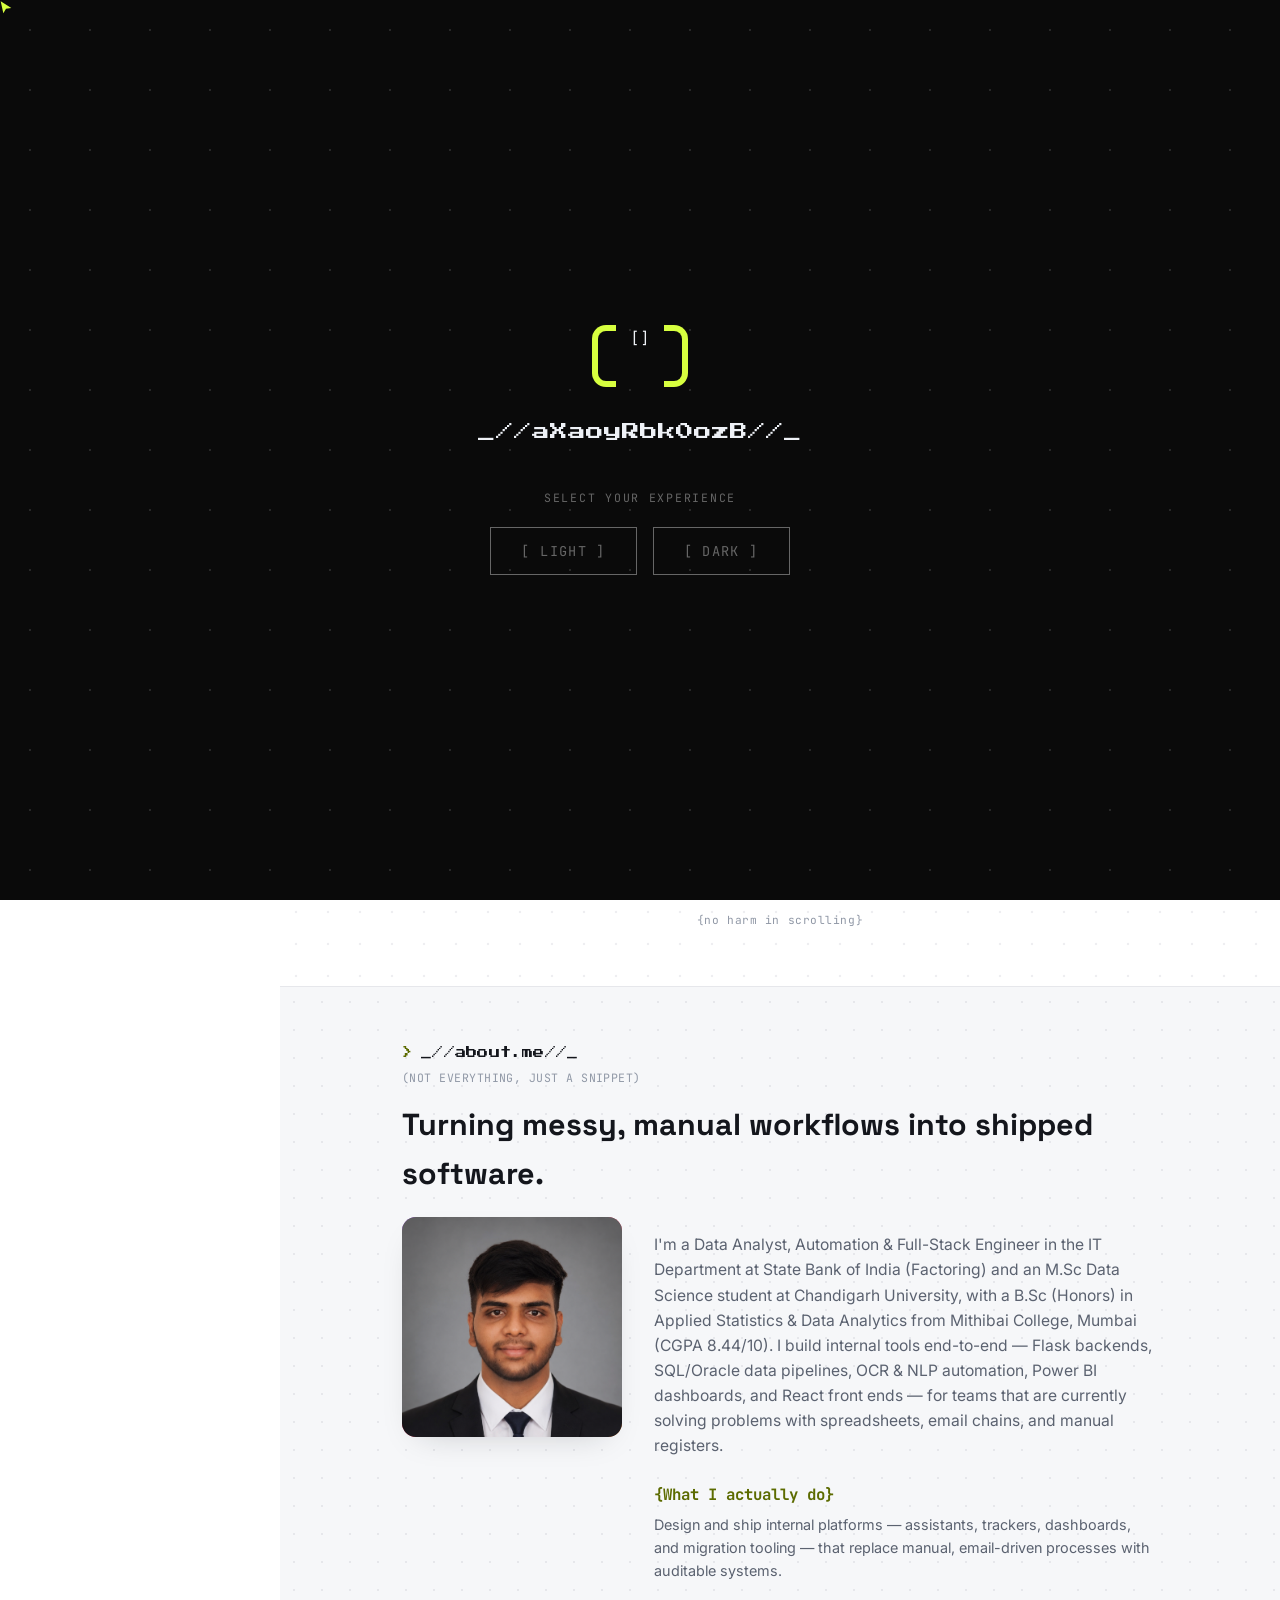
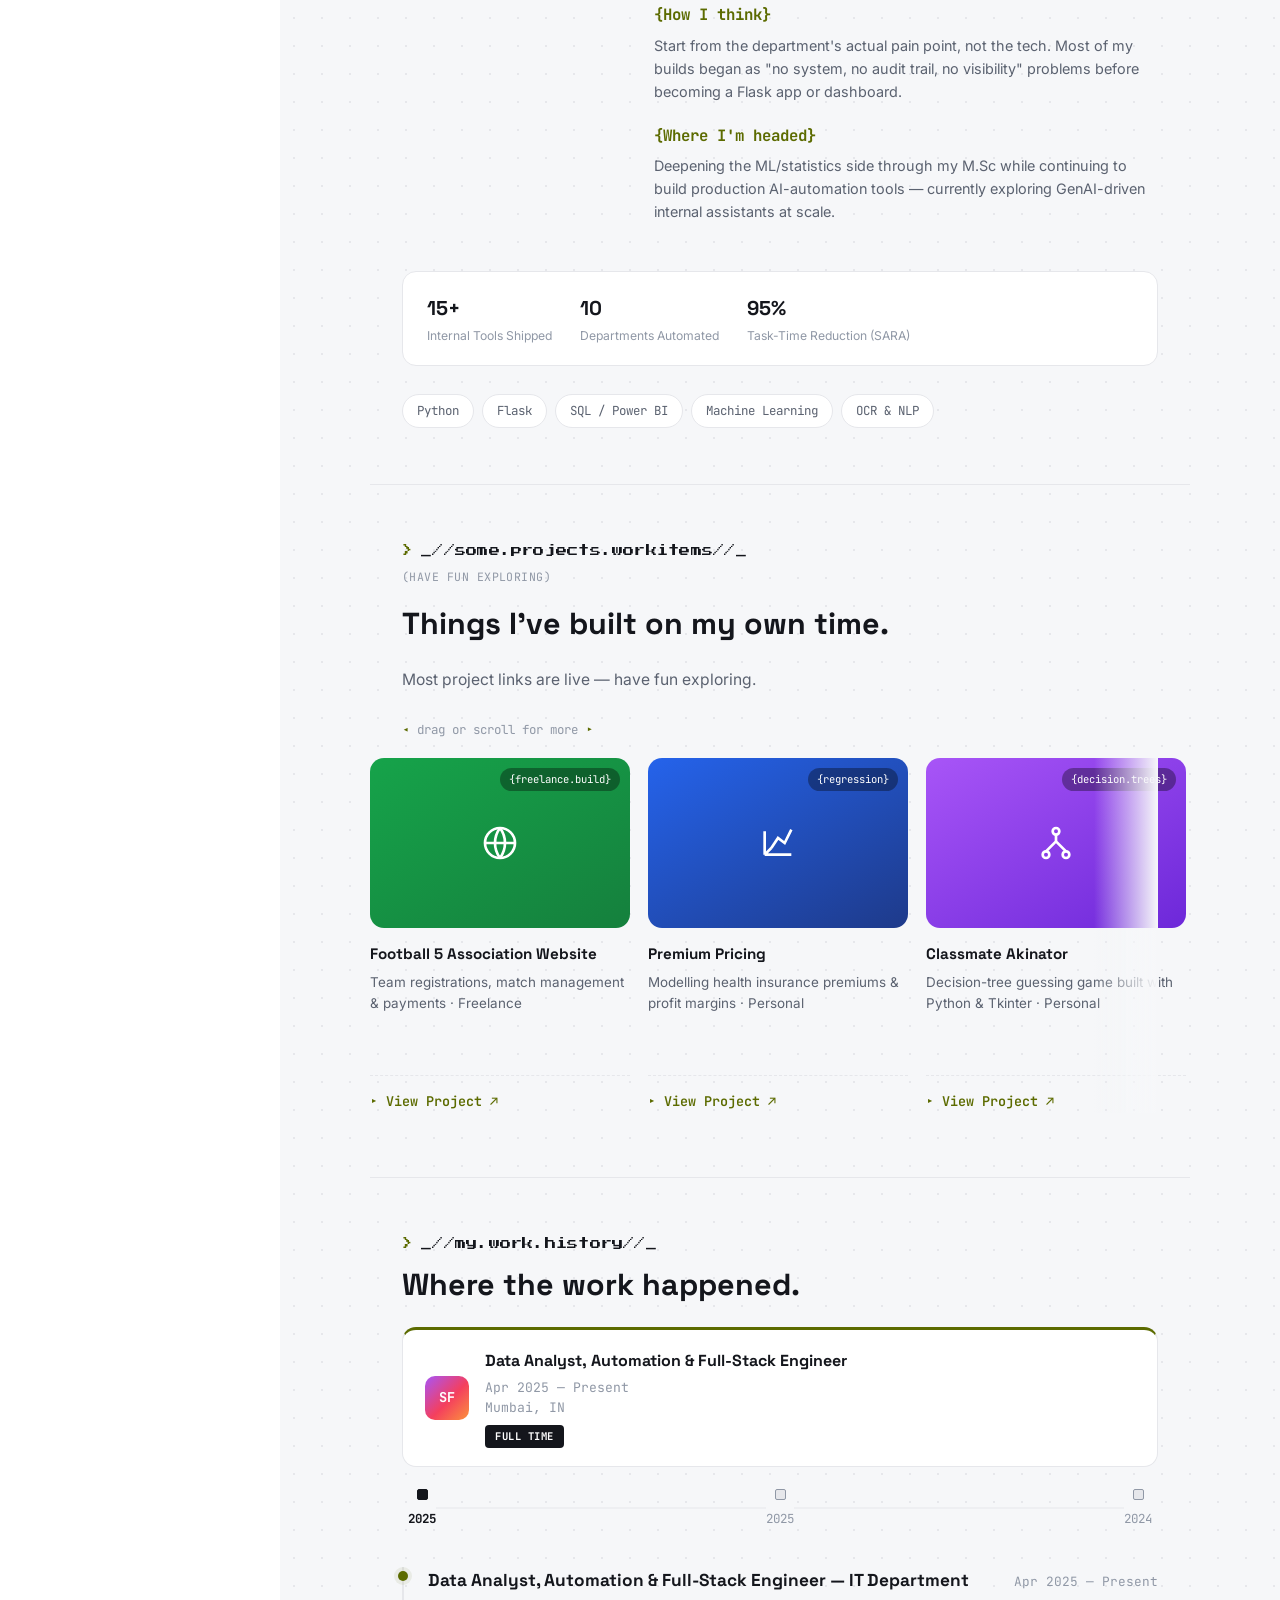
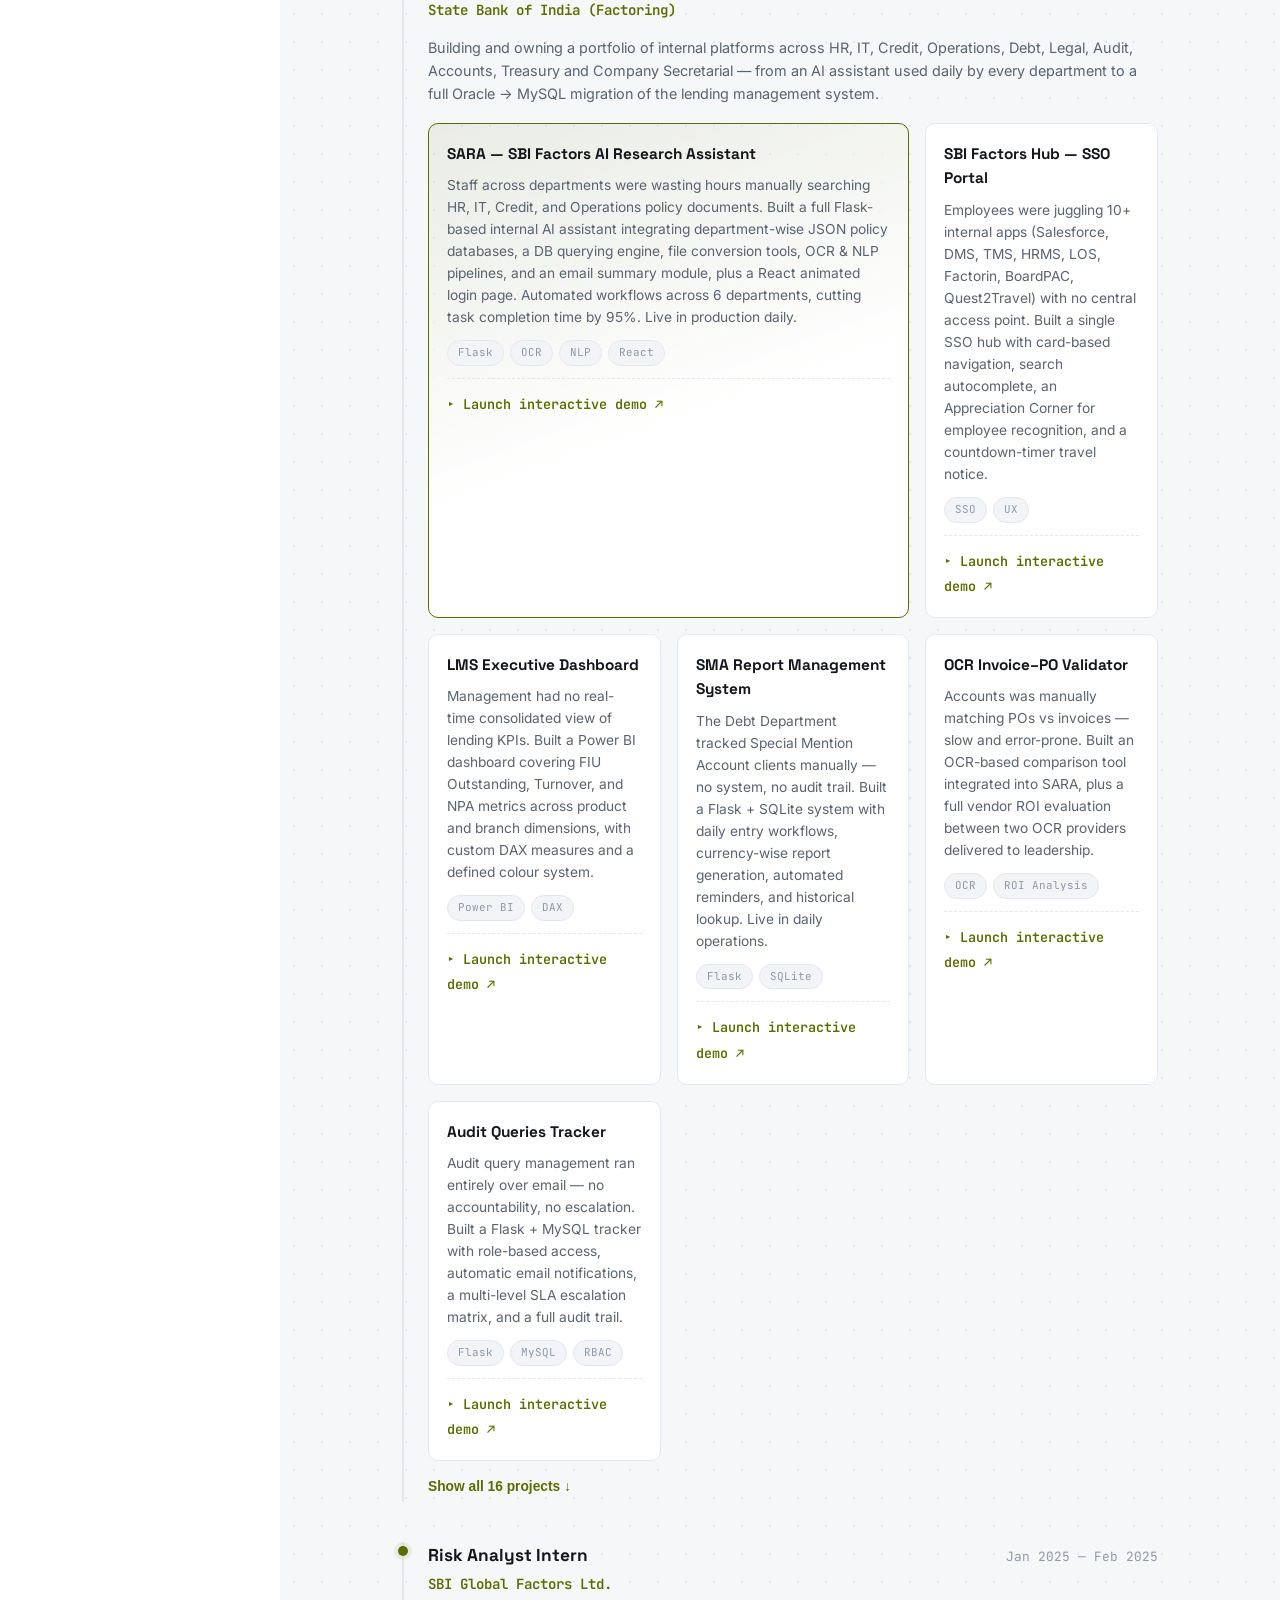
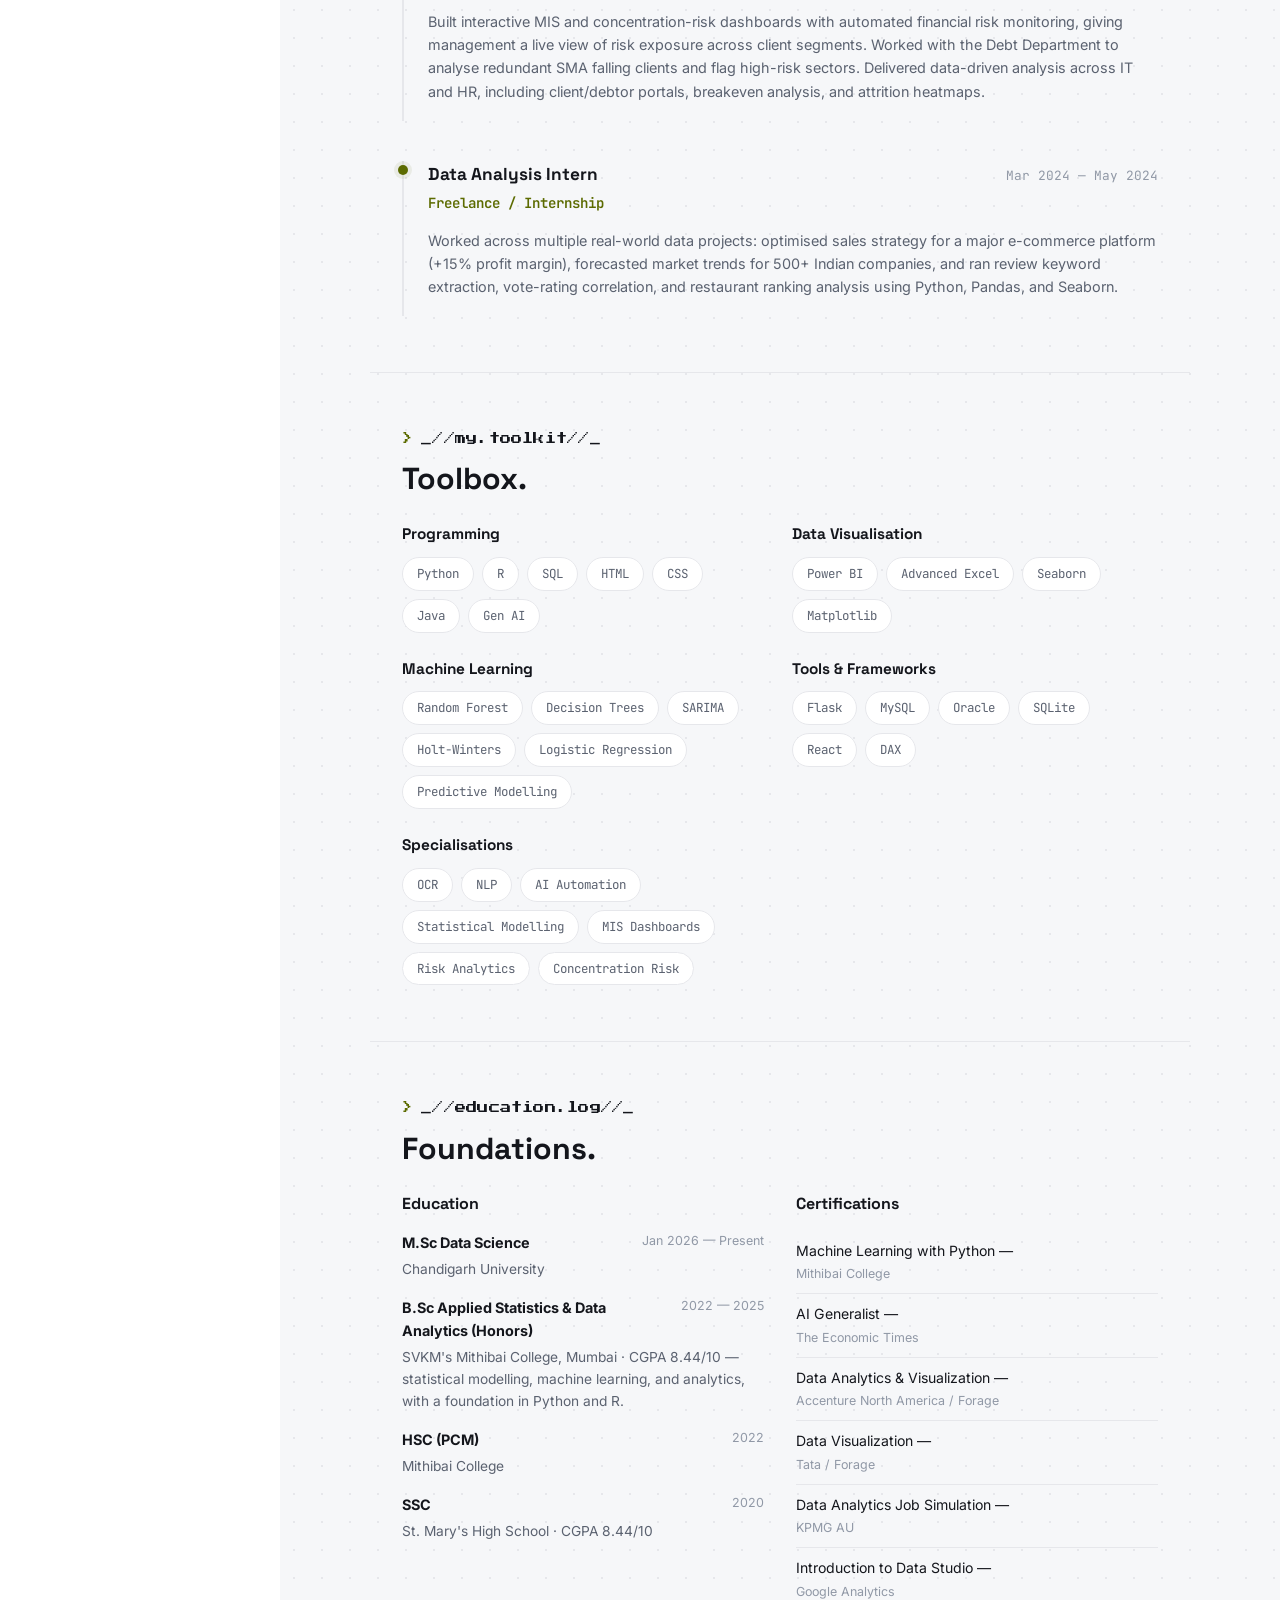
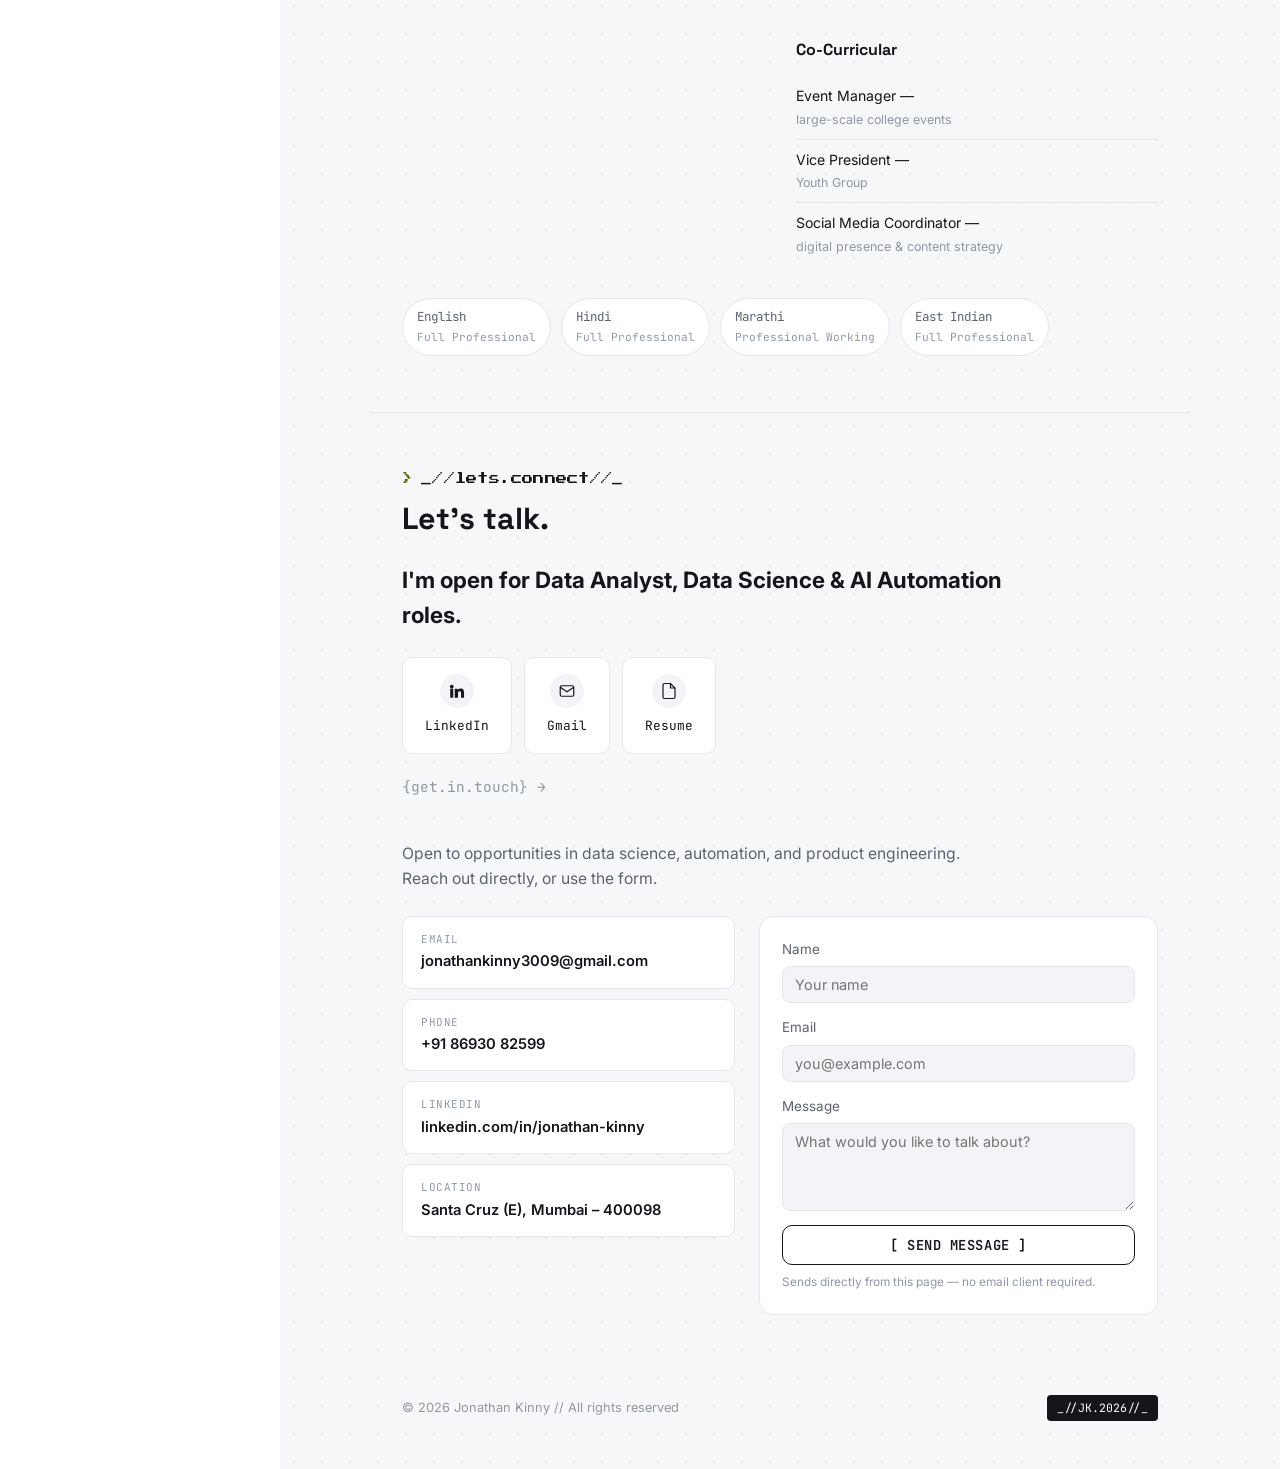
<file: index.html>
<!DOCTYPE html>
<html lang="en">
<head>
<meta charset="UTF-8">
<meta name="viewport" content="width=device-width, initial-scale=1.0">
<title>Jonathan Kinny — Portfolio</title>
<meta name="description" content="Portfolio of Jonathan Kinny — Data Science executive building automation, dashboards, and AI tools.">
<link rel="preconnect" href="https://fonts.googleapis.com">
<link href="https://fonts.googleapis.com/css2?family=Space+Grotesk:wght@500;600;700&family=Inter:wght@400;500;600;700&family=JetBrains+Mono:wght@400;500;700&family=Press+Start+2P&display=swap" rel="stylesheet">
<link rel="stylesheet" href="style.css?v=46">
</head>
<body>

<!-- ===== BOOT INTRO ===== -->
<div class="intro" id="intro">
  <div class="intro__stars" aria-hidden="true"></div>

  <div class="intro__step" id="introStep1">
    <div class="intro__logo">[ ]</div>
    <p class="intro__id" id="introId">_//loading//_</p>
    <p class="intro__select">SELECT YOUR EXPERIENCE</p>
    <div class="intro__buttons">
      <button class="intro__btn" data-theme="light" id="introLight">[ LIGHT ]</button>
      <button class="intro__btn" data-theme="dark" id="introDark">[ DARK ]</button>
    </div>
  </div>

  <div class="intro__step intro__step--loading" id="introStep2" hidden>
    <div class="intro__log" id="introLog">
      <p>&gt; INIT_SYSTEM//_</p>
      <p>&gt; FETCHING ASSETS...</p>
      <p>&gt; PRELOADING CONTENT...</p>
      <p>&gt; CALIBRATING ENVIRONMENT...</p>
      <p>&gt; RENDERING EXPERIENCE...</p>
    </div>
    <div class="intro__percent" id="introPercent">0%</div>
    <div class="intro__progress"><div class="intro__progress-bar" id="introProgressBar"></div></div>
  </div>
</div>

<div class="cursor-dot" id="cursorDot" aria-hidden="true">
  <svg width="16" height="16" viewBox="0 0 24 24" fill="currentColor"><path d="M4 2 20 12 12 13 8 20Z"/></svg>
</div>

<!-- ===== TOP BAR ===== -->
<header class="topbar">
  <a href="#" class="topbar__brand">
    <span class="topbar__logo">[JK]</span>
    <span class="topbar__brandtext">Jonathan Kinny</span>
  </a>
  <nav class="topbar__nav">
    <a href="#projects">{projects}</a>
    <a href="#experience">{experience}</a>
    <a href="#education">{education}</a>
    <a href="resume.html" target="_blank" rel="noopener">{resume} ↗</a>
  </nav>
  <div class="topbar__actions">
    <a href="mailto:jonathankinny3009@gmail.com" class="btn btn--bracket">[ Message ]</a>
  </div>
  <button class="topbar__burger" id="navBurger" aria-label="Open menu"><span></span><span></span><span></span></button>
</header>

<button id="themeToggle" class="theme-toggle-float" aria-label="Toggle theme" title="Toggle light/dark theme">
  <svg class="icon-sun" width="14" height="14" viewBox="0 0 24 24" fill="none" stroke="currentColor" stroke-width="2"><circle cx="12" cy="12" r="4"/><path d="M12 2v2M12 20v2M4.9 4.9l1.4 1.4M17.7 17.7l1.4 1.4M2 12h2M20 12h2M4.9 19.1l1.4-1.4M17.7 6.3l1.4-1.4"/></svg>
  <svg class="icon-moon" width="14" height="14" viewBox="0 0 24 24" fill="none" stroke="currentColor" stroke-width="2"><path d="M21 12.8A9 9 0 1 1 11.2 3 7 7 0 0 0 21 12.8z"/></svg>
  <span id="themeToggleLabel">{dark}</span>
</button>

<div class="shell">

  <!-- ===== SIDEBAR ===== -->
  <aside class="sidebar" id="sidebar">
    <div class="sidebar__top">
      <div class="avatar" id="avatar">
        <img class="avatar__img" src="assets/img/photo.png" alt="Jonathan Kinny" onerror="this.remove(); document.getElementById('avatar').textContent='JK';">
      </div>
      <span class="badge badge--open">🚩 Open to Work</span>
    </div>

    <h1 class="sidebar__name">Jonathan Kinny</h1>
    <p class="sidebar__handle">@jonathankinny &nbsp;·&nbsp; 📍 Mumbai, India</p>
    <p class="sidebar__title">Data Analyst, Automation &amp; Full-Stack Engineer</p>
    <p class="sidebar__years" id="expYears">1.7+ Years</p>

    <p class="sidebar__label">Experience Includes:</p>
    <div class="company-row">
      <span class="company-badge" title="State Bank of India (Factoring)">SF</span>
      <span class="company-badge" title="SBI Global Factors Ltd.">SG</span>
    </div>

    <div class="sidebar__actions">
      <a href="mailto:jonathankinny3009@gmail.com" class="btn btn--bracket btn--block">[ Message ]</a>
      <a href="https://linkedin.com/in/jonathan-kinny" target="_blank" rel="noopener" class="icon-btn icon-btn--square" title="LinkedIn" aria-label="LinkedIn">
        <svg width="16" height="16" viewBox="0 0 24 24" fill="currentColor"><path d="M4.98 3.5a2.5 2.5 0 1 1 0 5 2.5 2.5 0 0 1 0-5zM3 9h4v12H3zM9 9h3.8v1.7h.05c.53-1 1.83-2.05 3.77-2.05 4.03 0 4.78 2.65 4.78 6.1V21h-4v-5.6c0-1.34-.02-3.06-1.87-3.06-1.87 0-2.16 1.46-2.16 2.96V21H9z"/></svg>
      </a>
    </div>

    <hr class="sidebar__divider">

    <nav class="tabnav" id="tabnav">
      <a href="#about" class="tabnav__item" data-tab="about">
        <svg width="16" height="16" viewBox="0 0 24 24" fill="none" stroke="currentColor" stroke-width="2"><circle cx="12" cy="8" r="4"/><path d="M4 21c0-4 4-6 8-6s8 2 8 6"/></svg>
        {profile}
      </a>
      <a href="#projects" class="tabnav__item" data-tab="projects">
        <svg width="16" height="16" viewBox="0 0 24 24" fill="none" stroke="currentColor" stroke-width="2"><path d="M3 7h5l2 2h11v10H3z"/></svg>
        {portfolio}
      </a>
      <a href="#experience" class="tabnav__item" data-tab="experience">
        <svg width="16" height="16" viewBox="0 0 24 24" fill="none" stroke="currentColor" stroke-width="2"><rect x="3" y="7" width="18" height="13" rx="2"/><path d="M8 7V5a2 2 0 0 1 2-2h4a2 2 0 0 1 2 2v2"/></svg>
        {experience}
      </a>
      <a href="#skills" class="tabnav__item" data-tab="skills">
        <svg width="16" height="16" viewBox="0 0 24 24" fill="none" stroke="currentColor" stroke-width="2"><path d="M14.7 6.3a4 4 0 0 0-5.4 5.4L2 19l3 3 7.3-7.3a4 4 0 0 0 5.4-5.4l-2.8 2.8-2-2z"/></svg>
        {skills}
      </a>
      <a href="#education" class="tabnav__item" data-tab="education">
        <svg width="16" height="16" viewBox="0 0 24 24" fill="none" stroke="currentColor" stroke-width="2"><path d="M22 10 12 5 2 10l10 5 10-5Z"/><path d="M6 12v5c0 1.5 2.5 3 6 3s6-1.5 6-3v-5"/></svg>
        {education}
      </a>
      <a href="#contact" class="tabnav__item" data-tab="contact">
        <svg width="16" height="16" viewBox="0 0 24 24" fill="none" stroke="currentColor" stroke-width="2"><rect x="3" y="5" width="18" height="14" rx="2"/><path d="m3 7 9 6 9-6"/></svg>
        {contact}
      </a>
    </nav>
  </aside>

  <!-- ===== MAIN CONTENT ===== -->
  <main class="content">

    <!-- HERO ANIMATION -->
    <section class="hero-anim" id="heroAnim">
      <div class="hero-anim__dots" aria-hidden="true"></div>

      <div class="orbital-scene" id="orbitalScene">
        <div class="orbital-anchor">
          <div class="orbital-ring" id="orbitalRing">

            <div class="orbital-card" style="--i:0">
              <div class="oc-front oc-visual--front">
                <svg width="33" height="33" viewBox="0 0 24 24" fill="none" stroke="#fff" stroke-width="1.6"><circle cx="12" cy="12" r="9"/><path d="M9 9.5a1 1 0 1 0 0-2 1 1 0 0 0 0 2zM15 16.5a1 1 0 1 0 0-2 1 1 0 0 0 0 2zM8 16l8-8"/></svg>
                <span class="oc-label">PREMIUM PRICING</span>
                <a class="oc-link" href="https://www.canva.com/design/DAGO2wbOBQE/2FSkKDKHYnYPT9Y2qJRbYQ/view" target="_blank" rel="noopener">↗ View Project</a>
              </div>
            </div>

            <div class="orbital-card" style="--i:1">
              <div class="oc-front oc-visual--1">
                <svg width="33" height="33" viewBox="0 0 24 24" fill="none" stroke="#fff" stroke-width="1.6"><path d="M4 19h16M4 19V5m4 10-4 4M8 15l4-6 4 3 4-8"/></svg>
                <span class="oc-label">LMS BI</span>
                <a class="oc-link" href="demo-lms-dashboard.html" target="_blank" rel="noopener">↗ View Demo</a>
              </div>
            </div>

            <div class="orbital-card" style="--i:2">
              <div class="oc-front oc-visual--2">
                <svg width="33" height="33" viewBox="0 0 24 24" fill="none" stroke="#fff" stroke-width="1.6"><path d="M3 12h18M12 3a15 15 0 0 1 0 18M12 3a15 15 0 0 0 0 18"/></svg>
                <span class="oc-label">MIGRATE</span>
                <a class="oc-link" href="#experience">↗ Read More</a>
              </div>
            </div>

            <div class="orbital-card" style="--i:3">
              <div class="oc-front oc-visual--3">
                <svg width="33" height="33" viewBox="0 0 24 24" fill="none" stroke="#fff" stroke-width="1.6"><rect x="3" y="11" width="18" height="10" rx="2"/><path d="M7 11V8a5 5 0 0 1 10 0v3"/></svg>
                <span class="oc-label">SSO HUB</span>
                <a class="oc-link" href="demo-sso-hub.html" target="_blank" rel="noopener">↗ View Demo</a>
              </div>
            </div>

            <div class="orbital-card" style="--i:4">
              <div class="oc-front oc-visual--4">
                <svg width="33" height="33" viewBox="0 0 24 24" fill="none" stroke="#fff" stroke-width="1.6"><path d="M20 8.5c0 4.5-8 10.5-8 10.5S4 13 4 8.5a4 4 0 0 1 8-1.5 4 4 0 0 1 8 1.5Z"/></svg>
                <span class="oc-label">SARA</span>
                <a class="oc-link" href="sara_portfolio_demo.html" target="_blank" rel="noopener">↗ View Demo</a>
              </div>
            </div>

            <div class="orbital-card" style="--i:5">
              <div class="oc-front oc-visual--5">
                <svg width="33" height="33" viewBox="0 0 24 24" fill="none" stroke="#fff" stroke-width="1.6"><circle cx="12" cy="5" r="2"/><circle cx="6" cy="19" r="2"/><circle cx="18" cy="19" r="2"/><path d="M12 7v4M12 11 6 17M12 11l6 6"/></svg>
                <span class="oc-label">CLASSMATE AKINATOR</span>
                <a class="oc-link" href="https://www.canva.com/design/DAGQj6QD2RA/yBa8-wPq-P1DrNsichPZJg/view" target="_blank" rel="noopener">↗ View Project</a>
              </div>
            </div>

            <div class="orbital-card" style="--i:6">
              <div class="oc-front oc-visual--6">
                <svg width="33" height="33" viewBox="0 0 24 24" fill="none" stroke="#fff" stroke-width="1.6"><path d="M3 17c3-8 5 2 8-6s5 8 10-3"/></svg>
                <span class="oc-label">METALS FORECASTING</span>
                <a class="oc-link" href="https://www.canva.com/design/DAGPo_AMROA/IWfGbpplfSMLajKErAEjJw/view" target="_blank" rel="noopener">↗ View Project</a>
              </div>
            </div>

          </div>
          <div class="orbital-shadow" id="orbitalShadow"></div>
        </div>
      </div>

      <h2 class="glitch" id="glitchText" data-text="_//Manual work... Automated away//_">_//Manual work... Automated away//_</h2>
      <p class="hero-anim__sub">Portfolio of JONATHAN.KINNY</p>

      <p class="status-bar">
        <span class="status-bar__dot"></span>
        {System Status: Data Analyst, Automation &amp; Full-Stack Engineer @ State Bank of India (Factoring) // Open to Data Analyst, Data Science &amp; Automation roles}
        <span class="status-bar__dot"></span>
      </p>

      <a href="#about" class="scroll-cue">
        <span class="scroll-cue__cross">+</span>
        <span class="scroll-cue__text">{no harm in scrolling}</span>
      </a>
    </section>

    <!-- ABOUT -->
    <section class="panel" id="about">
      <p class="eyebrow"><span class="eyebrow__chevron">&gt;</span>_//about.me//_</p>
      <p class="eyebrow-sub">(not everything, just a snippet)</p>
      <h2 class="panel__title">Turning messy, manual workflows into shipped software.</h2>

      <div class="about-layout">
        <div class="about-photo" id="aboutPhoto">
          <img class="about-photo__img" src="assets/img/photo.png" alt="Jonathan Kinny" onerror="this.remove(); document.getElementById('aboutPhoto').textContent='JK';">
        </div>

        <div class="about-copy">
          <p class="lead">
            I'm a Data Analyst, Automation &amp; Full-Stack Engineer in the IT Department at State Bank of India (Factoring) and an M.Sc
            Data Science student at Chandigarh University, with a B.Sc (Honors) in Applied Statistics
            &amp; Data Analytics from Mithibai College, Mumbai (CGPA
            8.44/10). I build internal tools end-to-end — Flask backends, SQL/Oracle data pipelines,
            OCR &amp; NLP automation, Power BI dashboards, and React front ends — for teams that are
            currently solving problems with spreadsheets, email chains, and manual registers.
          </p>

          <div class="about-block">
            <h3>{What I actually do}</h3>
            <p>Design and ship internal platforms — assistants, trackers, dashboards, and migration
            tooling — that replace manual, email-driven processes with auditable systems.</p>
          </div>
          <div class="about-block">
            <h3>{How I think}</h3>
            <p>Start from the department's actual pain point, not the tech. Most of my builds began as
            "no system, no audit trail, no visibility" problems before becoming a Flask app or dashboard.</p>
          </div>
          <div class="about-block">
            <h3>{Where I'm headed}</h3>
            <p>Deepening the ML/statistics side through my M.Sc while continuing to build production
            AI-automation tools — currently exploring GenAI-driven internal assistants at scale.</p>
          </div>
        </div>
      </div>

      <div class="stat-row">
        <div class="stat"><strong>15+</strong><span>Internal Tools Shipped</span></div>
        <div class="stat"><strong>10</strong><span>Departments Automated</span></div>
        <div class="stat"><strong>95%</strong><span>Task-Time Reduction (SARA)</span></div>
      </div>

      <div class="chip-row">
        <span class="chip">Python</span>
        <span class="chip">Flask</span>
        <span class="chip">SQL / Power BI</span>
        <span class="chip">Machine Learning</span>
        <span class="chip">OCR &amp; NLP</span>
      </div>
    </section>

    <!-- PROJECTS -->
    <section class="panel" id="projects">
      <div class="panel__head-row">
        <div>
          <p class="eyebrow"><span class="eyebrow__chevron">&gt;</span>_//some.projects.workitems//_</p>
          <p class="eyebrow-sub">(have fun exploring)</p>
        </div>
      </div>
      <h2 class="panel__title">Things I've built on my own time.</h2>
      <p class="lead lead--narrow">Most project links are live — have fun exploring.</p>
      <p class="scroll-hint" id="carouselHint"><span class="scroll-hint__arrow">◂</span> drag or scroll for more <span class="scroll-hint__arrow">▸</span></p>

      <div class="proj-carousel-wrap">
      <div class="proj-carousel" id="projCarousel">
        <article class="proj-slide">
          <a href="https://sporteraglobal.com" target="_blank" rel="noopener" class="proj-slide__visual proj-slide__visual--1">
            <span class="proj-slide__tag">{freelance.build}</span>
            <svg width="40" height="40" viewBox="0 0 24 24" fill="none" stroke="#fff" stroke-width="1.6"><circle cx="12" cy="12" r="9"/><path d="M3 12h18M12 3a15 15 0 0 1 0 18M12 3a15 15 0 0 0 0 18"/></svg>
            <div class="proj-slide__hover"><span>▶</span> View Project</div>
          </a>
          <h4>Football 5 Association Website</h4>
          <p>Team registrations, match management &amp; payments · Freelance</p>
          <div class="proj-demo-row"><a href="https://sporteraglobal.com" target="_blank" rel="noopener" class="proj-link">▸ View Project ↗</a></div>
        </article>

        <article class="proj-slide">
          <a href="https://www.canva.com/design/DAGO2wbOBQE/2FSkKDKHYnYPT9Y2qJRbYQ/view" target="_blank" rel="noopener" class="proj-slide__visual proj-slide__visual--2">
            <span class="proj-slide__tag">{regression}</span>
            <svg width="40" height="40" viewBox="0 0 24 24" fill="none" stroke="#fff" stroke-width="1.6"><path d="M4 19h16M4 19V5m4 10-4 4M8 15l4-6 4 3 4-8"/></svg>
            <div class="proj-slide__hover"><span>▶</span> View Project</div>
          </a>
          <h4>Premium Pricing</h4>
          <p>Modelling health insurance premiums &amp; profit margins · Personal</p>
          <div class="proj-demo-row"><a href="https://www.canva.com/design/DAGO2wbOBQE/2FSkKDKHYnYPT9Y2qJRbYQ/view" target="_blank" rel="noopener" class="proj-link">▸ View Project ↗</a></div>
        </article>

        <article class="proj-slide">
          <a href="https://www.canva.com/design/DAGQj6QD2RA/yBa8-wPq-P1DrNsichPZJg/view" target="_blank" rel="noopener" class="proj-slide__visual proj-slide__visual--3">
            <span class="proj-slide__tag">{decision.trees}</span>
            <svg width="40" height="40" viewBox="0 0 24 24" fill="none" stroke="#fff" stroke-width="1.6"><circle cx="12" cy="5" r="2"/><circle cx="6" cy="19" r="2"/><circle cx="18" cy="19" r="2"/><path d="M12 7v4M12 11 6 17M12 11l6 6"/></svg>
            <div class="proj-slide__hover"><span>▶</span> View Project</div>
          </a>
          <h4>Classmate Akinator</h4>
          <p>Decision-tree guessing game built with Python &amp; Tkinter · Personal</p>
          <div class="proj-demo-row"><a href="https://www.canva.com/design/DAGQj6QD2RA/yBa8-wPq-P1DrNsichPZJg/view" target="_blank" rel="noopener" class="proj-link">▸ View Project ↗</a></div>
        </article>

        <article class="proj-slide">
          <a href="https://canva.link/q1du9z5jeullrub" target="_blank" rel="noopener" class="proj-slide__visual proj-slide__visual--4">
            <span class="proj-slide__tag">{ml.health}</span>
            <svg width="40" height="40" viewBox="0 0 24 24" fill="none" stroke="#fff" stroke-width="1.6"><path d="M20 8.5c0 4.5-8 10.5-8 10.5S4 13 4 8.5a4 4 0 0 1 8-1.5 4 4 0 0 1 8 1.5Z"/></svg>
            <div class="proj-slide__hover"><span>▶</span> View Project</div>
          </a>
          <h4>Diabetes Prediction</h4>
          <p>Classifier comparison &amp; ShinyApp risk evaluator in R · Personal</p>
          <div class="proj-demo-row"><a href="https://canva.link/q1du9z5jeullrub" target="_blank" rel="noopener" class="proj-link">▸ View Project ↗</a></div>
        </article>

        <article class="proj-slide">
          <a href="https://www.canva.com/design/DAGPo_AMROA/IWfGbpplfSMLajKErAEjJw/view" target="_blank" rel="noopener" class="proj-slide__visual proj-slide__visual--5">
            <span class="proj-slide__tag">{time.series}</span>
            <svg width="40" height="40" viewBox="0 0 24 24" fill="none" stroke="#fff" stroke-width="1.6"><path d="M3 17c3-8 5 2 8-6s5 8 10-3"/></svg>
            <div class="proj-slide__hover"><span>▶</span> View Project</div>
          </a>
          <h4>Precious Metals Forecasting</h4>
          <p>SARIMA &amp; Holt-Winters price forecasting · Personal</p>
          <div class="proj-demo-row"><a href="https://www.canva.com/design/DAGPo_AMROA/IWfGbpplfSMLajKErAEjJw/view" target="_blank" rel="noopener" class="proj-link">▸ View Project ↗</a></div>
        </article>

        <article class="proj-slide">
          <div class="proj-slide__visual proj-slide__visual--6 proj-slide__visual--pending">
            <span class="proj-slide__tag">{freelance.build}</span>
            <svg width="40" height="40" viewBox="0 0 24 24" fill="none" stroke="#fff" stroke-width="1.6"><rect x="3" y="4" width="18" height="16" rx="2"/><path d="M3 9h18M8 4v5"/><circle cx="8" cy="14" r="1.5"/><path d="M12 14h6"/></svg>
            <div class="proj-slide__hover"><span>◷</span> In Progress</div>
          </div>
          <h4>Growth Loan Services — CRM &amp; Website</h4>
          <p>CRM &amp; company website build for Growth Loan Services · Freelance</p>
          <div class="proj-demo-row"><span class="proj-link proj-link--pending">◷ Still in development — link coming soon</span></div>
        </article>
      </div>
      <div class="proj-carousel-fade" aria-hidden="true"></div>
      </div>
    </section>

    <!-- EXPERIENCE -->
    <section class="panel" id="experience">
      <p class="eyebrow"><span class="eyebrow__chevron">&gt;</span>_//my.work.history//_</p>
      <h2 class="panel__title">Where the work happened.</h2>

      <div class="quick-timeline" id="quickTimeline">
        <div class="quick-timeline__card" id="qtCard">
          <div class="qt-logo">SF</div>
          <div class="qt-info">
            <h4 id="qtRole">Data Analyst, Automation &amp; Full-Stack Engineer</h4>
            <p id="qtDates">Apr 2025 — Present</p>
            <p id="qtLocation">Mumbai, IN</p>
            <span class="qt-tag" id="qtTag">FULL TIME</span>
          </div>
        </div>
        <div class="quick-timeline__track">
          <button class="qt-marker is-active" data-index="0"><span class="qt-year">2025</span></button>
          <button class="qt-marker" data-index="1"><span class="qt-year">2025</span></button>
          <button class="qt-marker" data-index="2"><span class="qt-year">2024</span></button>
        </div>
      </div>

      <div class="timeline">

        <div class="timeline__item">
          <div class="timeline__head">
            <div>
              <h3>Data Analyst, Automation &amp; Full-Stack Engineer — IT Department</h3>
              <p class="timeline__org">State Bank of India (Factoring)</p>
            </div>
            <span class="timeline__date">Apr 2025 — Present</span>
          </div>
          <p class="timeline__desc">
            Building and owning a portfolio of internal platforms across HR, IT, Credit, Operations,
            Debt, Legal, Audit, Accounts, Treasury and Company Secretarial — from an AI assistant used daily by every department to a full
            Oracle → MySQL migration of the lending management system.
          </p>

          <div class="proj-grid" id="sbiProjects">
            <article class="proj-card proj-card--flagship">
              <h4>SARA — SBI Factors AI Research Assistant</h4>
              <p>Staff across departments were wasting hours manually searching HR, IT, Credit, and
              Operations policy documents. Built a full Flask-based internal AI assistant integrating
              department-wise JSON policy databases, a DB querying engine, file conversion tools,
              OCR &amp; NLP pipelines, and an email summary module, plus a React animated login page.
              Automated workflows across 6 departments, cutting task completion time by 95%. Live in
              production daily.</p>
              <div class="tag-row"><span>Flask</span><span>OCR</span><span>NLP</span><span>React</span></div>
              <div class="proj-demo-row"><a href="sara_portfolio_demo.html" target="_blank" rel="noopener" class="proj-link">▸ Launch interactive demo ↗</a></div>
            </article>

            <article class="proj-card">
              <h4>SBI Factors Hub — SSO Portal</h4>
              <p>Employees were juggling 10+ internal apps (Salesforce, DMS, TMS, HRMS, LOS, Factorin,
              BoardPAC, Quest2Travel) with no central access point. Built a single SSO hub with
              card-based navigation, search autocomplete, an Appreciation Corner for employee
              recognition, and a countdown-timer travel notice.</p>
              <div class="tag-row"><span>SSO</span><span>UX</span></div>
              <div class="proj-demo-row"><a href="demo-sso-hub.html" target="_blank" rel="noopener" class="proj-link">▸ Launch interactive demo ↗</a></div>
            </article>

            <article class="proj-card">
              <h4>LMS Executive Dashboard</h4>
              <p>Management had no real-time consolidated view of lending KPIs. Built a Power BI
              dashboard covering FIU Outstanding, Turnover, and NPA metrics across product and branch
              dimensions, with custom DAX measures and a defined colour system.</p>
              <div class="tag-row"><span>Power BI</span><span>DAX</span></div>
              <div class="proj-demo-row"><a href="demo-lms-dashboard.html" target="_blank" rel="noopener" class="proj-link">▸ Launch interactive demo ↗</a></div>
            </article>

            <article class="proj-card">
              <h4>SMA Report Management System</h4>
              <p>The Debt Department tracked Special Mention Account clients manually — no system, no
              audit trail. Built a Flask + SQLite system with daily entry workflows, currency-wise
              report generation, automated reminders, and historical lookup. Live in daily operations.</p>
              <div class="tag-row"><span>Flask</span><span>SQLite</span></div>
              <div class="proj-demo-row"><a href="demo-sma-tracker.html" target="_blank" rel="noopener" class="proj-link">▸ Launch interactive demo ↗</a></div>
            </article>

            <article class="proj-card">
              <h4>OCR Invoice–PO Validator</h4>
              <p>Accounts was manually matching POs vs invoices — slow and error-prone. Built an
              OCR-based comparison tool integrated into SARA, plus a full vendor ROI evaluation
              between two OCR providers delivered to leadership.</p>
              <div class="tag-row"><span>OCR</span><span>ROI Analysis</span></div>
              <div class="proj-demo-row"><a href="demo-ocr-validator.html" target="_blank" rel="noopener" class="proj-link">▸ Launch interactive demo ↗</a></div>
            </article>

            <article class="proj-card">
              <h4>Audit Queries Tracker</h4>
              <p>Audit query management ran entirely over email — no accountability, no escalation.
              Built a Flask + MySQL tracker with role-based access, automatic email notifications,
              a multi-level SLA escalation matrix, and a full audit trail.</p>
              <div class="tag-row"><span>Flask</span><span>MySQL</span><span>RBAC</span></div>
              <div class="proj-demo-row"><a href="demo-audit-tracker.html" target="_blank" rel="noopener" class="proj-link">▸ Launch interactive demo ↗</a></div>
            </article>

            <article class="proj-card proj-card--hidden">
              <h4>Oracle → MySQL Migration Gateway</h4>
              <p>Led a large-scale migration of the LMS from Oracle to MySQL. Built a Python gateway
              connecting both databases simultaneously to insert 15+ years of historical financial
              data, handling type mapping, transformation, and error handling — with full validation
              across lms_db and lms_db_purge (row counts, values, FSCH/RDISC/FCTCH/DBDISC).</p>
              <div class="tag-row"><span>Python</span><span>Oracle</span><span>MySQL</span></div>
              <div class="proj-demo-row"><a href="demo-migration-gateway.html" target="_blank" rel="noopener" class="proj-link">▸ Launch interactive demo ↗</a></div>
            </article>

            <article class="proj-card proj-card--hidden">
              <h4>SMA Status Tracker</h4>
              <p>Built a dedicated tracker for the Debt Department to monitor SMA trends over time —
              which client buckets are deteriorating, who's falling across categories — used daily for
              client-level analysis and portfolio health monitoring.</p>
              <div class="tag-row"><span>Analytics</span></div>
              <div class="proj-demo-row"><a href="demo-sma-status-tracker.html" target="_blank" rel="noopener" class="proj-link">▸ Launch interactive demo ↗</a></div>
            </article>

            <article class="proj-card proj-card--hidden">
              <h4>Legal Cases Tracker</h4>
              <p>Built a platform for the Legal Department to log cases, update status, record hearing
              dates and outcomes, and access full case history — eliminating manual registers and
              scattered spreadsheets as the single source of truth for litigation.</p>
              <div class="tag-row"><span>Flask</span><span>MySQL</span></div>
              <div class="proj-demo-row"><a href="demo-legal-tracker.html" target="_blank" rel="noopener" class="proj-link">▸ Launch interactive demo ↗</a></div>
            </article>

            <article class="proj-card proj-card--hidden">
              <h4>SBI Factors Quiz Hub</h4>
              <p>Internal employee quiz platform built in Flask, used for training and knowledge
              assessment across departments — category selection, timed questions, scoring, and a
              department leaderboard.</p>
              <div class="tag-row"><span>Flask</span></div>
              <div class="proj-demo-row"><a href="demo-quiz-hub.html" target="_blank" rel="noopener" class="proj-link">▸ Launch interactive demo ↗</a></div>
            </article>

            <article class="proj-card proj-card--hidden">
              <h4>PDF Tools Suite</h4>
              <p>Python-based internal tools for PDF compression and splitting, used across
              departments for document management workflows.</p>
              <div class="tag-row"><span>Python</span></div>
            </article>

            <article class="proj-card proj-card--hidden">
              <h4>Risk Analysis &amp; Reporting</h4>
              <p>Conducted Risk Analysis for FY 24–25, developed systematic workflow representations
              for management, designed reports for the LMS application, and identified redundant PRR
              clients through data analysis.</p>
              <div class="tag-row"><span>Risk Analytics</span></div>
            </article>

            <article class="proj-card proj-card--hidden">
              <h4>SBI Factors Agenda Tracker</h4>
              <p>Board and Committee agenda management from item submission through review, approval
              and distribution of the final agenda pack. Role-based workflow (CS Admin, HOD, CXO,
              MD/CEO, Viewer) with MD/CEO-only reopen approval, an automated PDF and Excel pack with
              logged email dispatch, scheduled reminders and a daily digest. Runs under the SSO portal
              with per-user, per-app permissions.</p>
              <div class="tag-row"><span>Flask</span><span>SQLAlchemy</span><span>RBAC</span><span>SSO</span></div>
              <div class="proj-demo-row"><a href="demo-agenda-tracker.html" target="_blank" rel="noopener" class="proj-link">▸ Launch interactive demo ↗</a></div>
            </article>

            <article class="proj-card proj-card--hidden">
              <h4>Treasury Automation</h4>
              <p>Automation for the Treasury Department's daily work: a cash-flow position across
              accounts and currencies with a surplus or deficit call, a borrowing chart with average and
              marginal cost, CP and WCL registers, and auto-generated bank and agent letters with an
              approval step. Rate decisions and deal negotiation stay manual by design.</p>
              <div class="tag-row"><span>Python</span><span>MIS</span><span>Automation</span></div>
              <div class="proj-demo-row"><a href="demo-treasury.html" target="_blank" rel="noopener" class="proj-link">▸ Launch interactive demo ↗</a></div>
            </article>

            <article class="proj-card proj-card--hidden">
              <h4>Lease Tracker</h4>
              <p>Built for the Accounts team to keep every lease in one register: terms, lessors,
              monthly rent with annual escalation, security deposits and renewal alerts, so expiring
              leases are caught well before they lapse.</p>
              <div class="tag-row"><span>Accounts</span><span>Tracking</span></div>
              <div class="proj-demo-row"><a href="demo-lease-tracker.html" target="_blank" rel="noopener" class="proj-link">▸ Launch interactive demo ↗</a></div>
            </article>

            <article class="proj-card proj-card--hidden">
              <h4>Provision Tracker</h4>
              <p>Built for the Accounts team to track provisions month by month: opening balance,
              additions, utilisation, write-backs and closing balance, with a maker-checker approval
              step and a full audit trail.</p>
              <div class="tag-row"><span>Accounts</span><span>Maker-Checker</span></div>
              <div class="proj-demo-row"><a href="demo-provision-tracker.html" target="_blank" rel="noopener" class="proj-link">▸ Launch interactive demo ↗</a></div>
            </article>
          </div>

          <button class="btn btn--text" id="toggleProjects">Show all 16 projects ↓</button>
        </div>

        <div class="timeline__item">
          <div class="timeline__head">
            <div>
              <h3>Risk Analyst Intern</h3>
              <p class="timeline__org">SBI Global Factors Ltd.</p>
            </div>
            <span class="timeline__date">Jan 2025 — Feb 2025</span>
          </div>
          <p class="timeline__desc">
            Built interactive MIS and concentration-risk dashboards with automated financial risk
            monitoring, giving management a live view of risk exposure across client segments. Worked
            with the Debt Department to analyse redundant SMA falling clients and flag high-risk
            sectors. Delivered data-driven analysis across IT and HR, including client/debtor portals,
            breakeven analysis, and attrition heatmaps.
          </p>
        </div>

        <div class="timeline__item">
          <div class="timeline__head">
            <div>
              <h3>Data Analysis Intern</h3>
              <p class="timeline__org">Freelance / Internship</p>
            </div>
            <span class="timeline__date">Mar 2024 — May 2024</span>
          </div>
          <p class="timeline__desc">
            Worked across multiple real-world data projects: optimised sales strategy for a major
            e-commerce platform (+15% profit margin), forecasted market trends for 500+ Indian
            companies, and ran review keyword extraction, vote-rating correlation, and restaurant
            ranking analysis using Python, Pandas, and Seaborn.
          </p>
        </div>

      </div>
    </section>

    <!-- SKILLS -->
    <section class="panel" id="skills">
      <p class="eyebrow"><span class="eyebrow__chevron">&gt;</span>_//my.toolkit//_</p>
      <h2 class="panel__title">Toolbox.</h2>

      <div class="skills-grid">
        <div class="skill-block">
          <h3>Programming</h3>
          <div class="chip-row"><span class="chip">Python</span><span class="chip">R</span><span class="chip">SQL</span><span class="chip">HTML</span><span class="chip">CSS</span><span class="chip">Java</span><span class="chip">Gen AI</span></div>
        </div>
        <div class="skill-block">
          <h3>Data Visualisation</h3>
          <div class="chip-row"><span class="chip">Power BI</span><span class="chip">Advanced Excel</span><span class="chip">Seaborn</span><span class="chip">Matplotlib</span></div>
        </div>
        <div class="skill-block">
          <h3>Machine Learning</h3>
          <div class="chip-row"><span class="chip">Random Forest</span><span class="chip">Decision Trees</span><span class="chip">SARIMA</span><span class="chip">Holt-Winters</span><span class="chip">Logistic Regression</span><span class="chip">Predictive Modelling</span></div>
        </div>
        <div class="skill-block">
          <h3>Tools &amp; Frameworks</h3>
          <div class="chip-row"><span class="chip">Flask</span><span class="chip">MySQL</span><span class="chip">Oracle</span><span class="chip">SQLite</span><span class="chip">React</span><span class="chip">DAX</span></div>
        </div>
        <div class="skill-block">
          <h3>Specialisations</h3>
          <div class="chip-row"><span class="chip">OCR</span><span class="chip">NLP</span><span class="chip">AI Automation</span><span class="chip">Statistical Modelling</span><span class="chip">MIS Dashboards</span><span class="chip">Risk Analytics</span><span class="chip">Concentration Risk</span></div>
        </div>
      </div>
    </section>

    <!-- EDUCATION / CERTS -->
    <section class="panel" id="education">
      <p class="eyebrow"><span class="eyebrow__chevron">&gt;</span>_//education.log//_</p>
      <h2 class="panel__title">Foundations.</h2>

      <div class="edu-grid">
        <div class="edu-list">
          <h3>Education</h3>
          <div class="edu-item">
            <div class="edu-item__head"><strong>M.Sc Data Science</strong><span>Jan 2026 — Present</span></div>
            <p>Chandigarh University</p>
          </div>
          <div class="edu-item">
            <div class="edu-item__head"><strong>B.Sc Applied Statistics &amp; Data Analytics (Honors)</strong><span>2022 — 2025</span></div>
            <p>SVKM's Mithibai College, Mumbai · CGPA 8.44/10 — statistical modelling, machine learning, and analytics, with a foundation in Python and R.</p>
          </div>
          <div class="edu-item">
            <div class="edu-item__head"><strong>HSC (PCM)</strong><span>2022</span></div>
            <p>Mithibai College</p>
          </div>
          <div class="edu-item">
            <div class="edu-item__head"><strong>SSC</strong><span>2020</span></div>
            <p>St. Mary's High School · CGPA 8.44/10</p>
          </div>
        </div>

        <div class="edu-list">
          <h3>Certifications</h3>
          <ul class="cert-list">
            <li>Machine Learning with Python — <span>Mithibai College</span></li>
            <li>AI Generalist — <span>The Economic Times</span></li>
            <li>Data Analytics &amp; Visualization — <span>Accenture North America / Forage</span></li>
            <li>Data Visualization — <span>Tata / Forage</span></li>
            <li>Data Analytics Job Simulation — <span>KPMG AU</span></li>
            <li>Introduction to Data Studio — <span>Google Analytics</span></li>
          </ul>

          <h3 class="mt">Co-Curricular</h3>
          <ul class="cert-list">
            <li>Event Manager — <span>large-scale college events</span></li>
            <li>Vice President — <span>Youth Group</span></li>
            <li>Social Media Coordinator — <span>digital presence &amp; content strategy</span></li>
          </ul>
        </div>
      </div>

      <div class="lang-row">
        <span class="chip chip--lang">English <em>Full Professional</em></span>
        <span class="chip chip--lang">Hindi <em>Full Professional</em></span>
        <span class="chip chip--lang">Marathi <em>Professional Working</em></span>
        <span class="chip chip--lang">East Indian <em>Full Professional</em></span>
      </div>
    </section>

    <!-- CONTACT -->
    <section class="panel" id="contact">
      <div class="contact-glow" aria-hidden="true"></div>
      <p class="eyebrow"><span class="eyebrow__chevron">&gt;</span>_//lets.connect//_</p>
      <h2 class="panel__title">Let's talk.</h2>
      <p class="cta-statement">I'm open for Data Analyst, Data Science &amp; AI Automation roles.</p>

      <div class="social-row">
        <a href="https://linkedin.com/in/jonathan-kinny" target="_blank" rel="noopener" class="social-item">
          <span class="social-item__icon"><svg width="18" height="18" viewBox="0 0 24 24" fill="currentColor"><path d="M4.98 3.5a2.5 2.5 0 1 1 0 5 2.5 2.5 0 0 1 0-5zM3 9h4v12H3zM9 9h3.8v1.7h.05c.53-1 1.83-2.05 3.77-2.05 4.03 0 4.78 2.65 4.78 6.1V21h-4v-5.6c0-1.34-.02-3.06-1.87-3.06-1.87 0-2.16 1.46-2.16 2.96V21H9z"/></svg></span>
          <span>LinkedIn</span>
        </a>
        <a href="mailto:jonathankinny3009@gmail.com" class="social-item">
          <span class="social-item__icon"><svg width="18" height="18" viewBox="0 0 24 24" fill="none" stroke="currentColor" stroke-width="1.6"><rect x="3" y="5" width="18" height="14" rx="2"/><path d="m3 7 9 6 9-6"/></svg></span>
          <span>Gmail</span>
        </a>
        <a href="resume.html" target="_blank" rel="noopener" class="social-item">
          <span class="social-item__icon"><svg width="18" height="18" viewBox="0 0 24 24" fill="none" stroke="currentColor" stroke-width="1.6"><path d="M14 2H6a2 2 0 0 0-2 2v16a2 2 0 0 0 2 2h12a2 2 0 0 0 2-2V8z"/><path d="M14 2v6h6"/></svg></span>
          <span>Resume</span>
        </a>
      </div>

      <a href="#contactForm" class="get-in-touch">{get.in.touch} →</a>

      <p class="lead lead--narrow">Open to opportunities in data science, automation, and product engineering. Reach out directly, or use the form.</p>

      <div class="contact-grid">
        <div class="contact-info">
          <a href="mailto:jonathankinny3009@gmail.com" class="contact-row">
            <span class="contact-row__label">Email</span>
            <span class="contact-row__value">jonathankinny3009@gmail.com</span>
          </a>
          <a href="tel:+918693082599" class="contact-row">
            <span class="contact-row__label">Phone</span>
            <span class="contact-row__value">+91 86930 82599</span>
          </a>
          <a href="https://linkedin.com/in/jonathan-kinny" target="_blank" rel="noopener" class="contact-row">
            <span class="contact-row__label">LinkedIn</span>
            <span class="contact-row__value">linkedin.com/in/jonathan-kinny</span>
          </a>
          <div class="contact-row contact-row--static">
            <span class="contact-row__label">Location</span>
            <span class="contact-row__value">Santa Cruz (E), Mumbai – 400098</span>
          </div>
        </div>

        <form class="contact-form" id="contactForm">
          <label>
            Name
            <input type="text" name="name" required placeholder="Your name">
          </label>
          <label>
            Email
            <input type="email" name="email" required placeholder="you@example.com">
          </label>
          <label>
            Message
            <textarea name="message" rows="4" required placeholder="What would you like to talk about?"></textarea>
          </label>
          <button type="submit" class="btn btn--bracket">[ Send Message ]</button>
          <p class="form-note">Sends directly from this page — no email client required.</p>
        </form>
      </div>
    </section>

    <footer class="footer">
      <span>© <span id="year"></span> Jonathan Kinny // All rights reserved</span>
      <span class="footer__tag">_//JK.2026//_</span>
    </footer>

  </main>
</div>

<script src="orbital.js?v=46"></script>
<script src="script.js?v=46"></script>
</body>
</html>
</file>
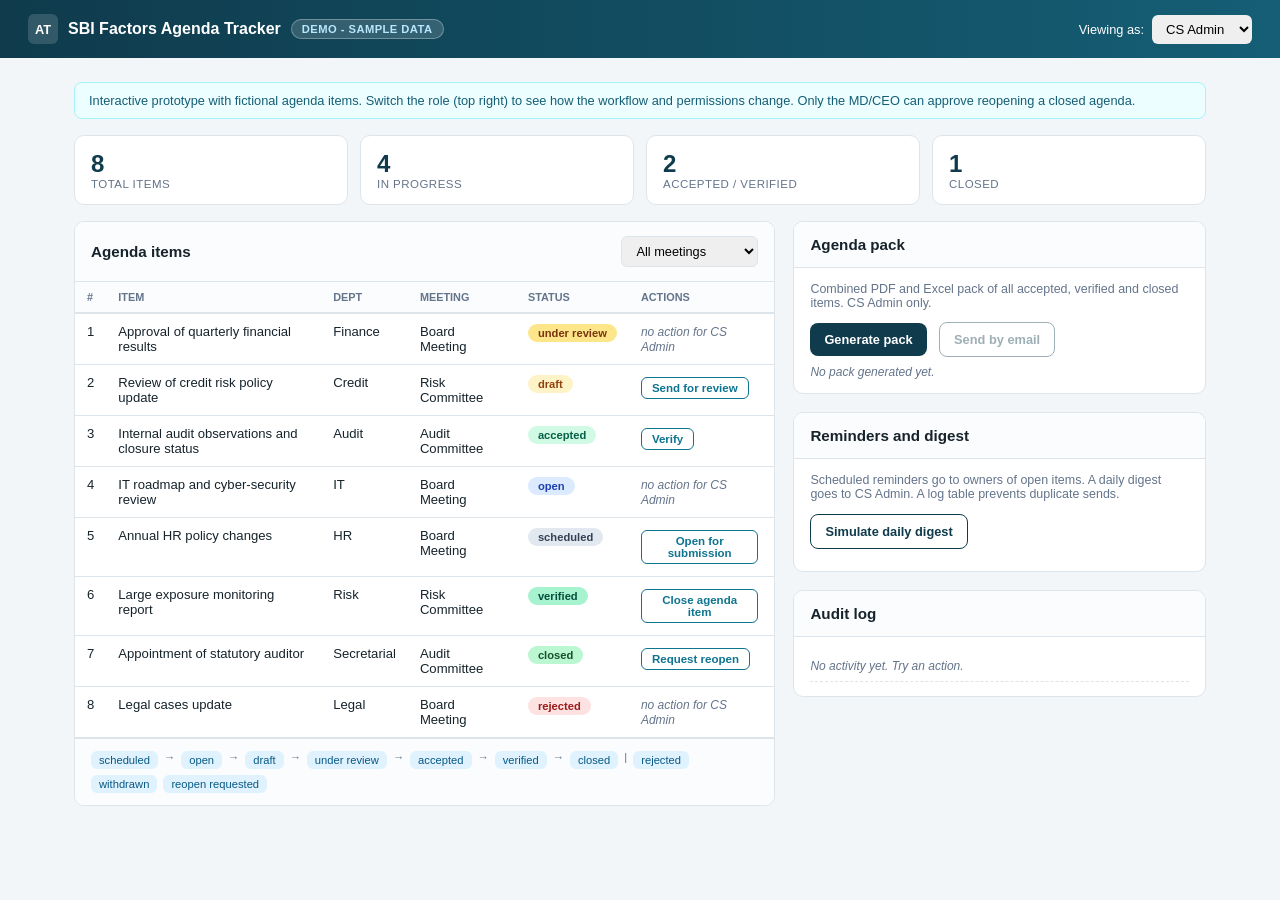
<file: demo-agenda-tracker.html>
<!DOCTYPE html>
<html lang="en">
<head>
<meta charset="UTF-8">
<meta name="viewport" content="width=device-width, initial-scale=1.0">
<title>Agenda Tracker - Demo</title>
<style>
  :root {
    --navy: #0f3b4c; --navy-2: #155e75; --accent: #0e7490; --green: #16a34a; --amber: #b45309; --red: #b91c1c;
    --bg: #f3f6f8; --panel: #ffffff; --border: #dde5ea; --text: #16232b; --text-dim: #64748b;
  }
  * { box-sizing: border-box; }
  body { margin: 0; font-family: 'Segoe UI', Arial, sans-serif; background: var(--bg); color: var(--text); }
  .topbar { background: linear-gradient(90deg, var(--navy), var(--navy-2)); color: #fff; padding: 14px 28px; display: flex; align-items: center; justify-content: space-between; flex-wrap: wrap; gap: 10px; }
  .brand { display: flex; align-items: center; gap: 10px; font-weight: 700; }
  .logo { width: 30px; height: 30px; border-radius: 6px; background: rgba(255,255,255,0.15); display: flex; align-items: center; justify-content: center; font-size: 0.8rem; }
  .badge { background: rgba(255,255,255,0.15); color: #bae6fd; border: 1px solid rgba(255,255,255,0.3); padding: 3px 10px; border-radius: 999px; font-size: 0.7rem; font-weight: 700; letter-spacing: 0.04em; }
  .role-pick { display: flex; align-items: center; gap: 8px; font-size: 0.8rem; }
  .role-pick select { padding: 6px 10px; border-radius: 6px; border: 0; font-size: 0.82rem; }
  .wrap { max-width: 1180px; margin: 0 auto; padding: 24px; }
  .note { background: #ecfeff; border: 1px solid #a5f3fc; color: #155e75; padding: 10px 14px; border-radius: 8px; font-size: 0.8rem; margin-bottom: 16px; }
  .kpis { display: grid; grid-template-columns: repeat(4, 1fr); gap: 12px; margin-bottom: 16px; }
  @media (max-width: 800px) { .kpis { grid-template-columns: repeat(2, 1fr); } }
  .kpi { background: var(--panel); border: 1px solid var(--border); border-radius: 10px; padding: 14px 16px; }
  .kpi .n { font-size: 1.5rem; font-weight: 700; color: var(--navy); }
  .kpi .l { font-size: 0.72rem; color: var(--text-dim); text-transform: uppercase; letter-spacing: 0.04em; }
  .grid { display: grid; grid-template-columns: 1.7fr 1fr; gap: 18px; align-items: start; }
  @media (max-width: 960px) { .grid { grid-template-columns: 1fr; } }
  .box { background: var(--panel); border: 1px solid var(--border); border-radius: 10px; overflow: hidden; margin-bottom: 18px; }
  .box h3 { margin: 0; padding: 14px 16px; font-size: 0.95rem; border-bottom: 1px solid var(--border); background: #fafcfd; display: flex; justify-content: space-between; align-items: center; }
  .box .pad { padding: 14px 16px; }
  table { width: 100%; border-collapse: collapse; font-size: 0.82rem; }
  th { text-align: left; color: var(--text-dim); font-size: 0.68rem; text-transform: uppercase; padding: 9px 12px; border-bottom: 2px solid var(--border); background: #fafcfd; }
  td { padding: 10px 12px; border-bottom: 1px solid var(--border); vertical-align: top; }
  .tag { padding: 3px 10px; border-radius: 999px; font-size: 0.7rem; font-weight: 700; white-space: nowrap; display: inline-block; }
  .s-scheduled { background: #e2e8f0; color: #334155; } .s-open { background: #dbeafe; color: #1e40af; }
  .s-draft { background: #fef3c7; color: #92400e; } .s-under-review { background: #fde68a; color: #78350f; }
  .s-accepted { background: #d1fae5; color: #065f46; } .s-verified { background: #a7f3d0; color: #064e3b; }
  .s-closed { background: #bbf7d0; color: #14532d; } .s-rejected, .s-withdrawn { background: #fee2e2; color: #991b1b; }
  .s-reopen-requested { background: #ede9fe; color: #5b21b6; }
  .act { border: 1px solid var(--accent); background: #fff; color: var(--accent); padding: 4px 10px; border-radius: 6px; font-size: 0.72rem; cursor: pointer; margin: 2px 4px 2px 0; font-weight: 600; }
  .act:hover { background: var(--accent); color: #fff; }
  .act.danger { border-color: var(--red); color: var(--red); } .act.danger:hover { background: var(--red); color: #fff; }
  .none { color: var(--text-dim); font-size: 0.75rem; font-style: italic; }
  .btn { background: var(--navy); color: #fff; border: 0; padding: 9px 14px; border-radius: 8px; font-size: 0.8rem; font-weight: 600; cursor: pointer; margin: 0 8px 8px 0; }
  .btn[disabled] { opacity: 0.4; cursor: not-allowed; }
  .btn.alt { background: #fff; color: var(--navy); border: 1px solid var(--navy); }
  ul.log { list-style: none; margin: 0; padding: 0; font-size: 0.78rem; max-height: 260px; overflow: auto; }
  ul.log li { padding: 8px 0; border-bottom: 1px dashed var(--border); }
  ul.log .t { color: var(--text-dim); font-size: 0.7rem; display: block; }
  .flow { display: flex; flex-wrap: wrap; gap: 6px; font-size: 0.7rem; padding: 12px 16px; border-top: 1px solid var(--border); background: #fafcfd; }
  .flow span { padding: 3px 8px; border-radius: 6px; background: #e0f2fe; color: #075985; }
  .flow i { color: var(--text-dim); font-style: normal; }
  select.meet { padding: 6px 10px; border: 1px solid var(--border); border-radius: 6px; font-size: 0.8rem; }
</style>
</head>
<body>
<div class="topbar">
  <div class="brand"><div class="logo">AT</div> SBI Factors Agenda Tracker <span class="badge">DEMO - SAMPLE DATA</span></div>
  <div class="role-pick">Viewing as:
    <select id="role">
      <option>CS Admin</option><option>HOD</option><option>CXO</option><option>MD/CEO</option><option>Viewer</option>
    </select>
  </div>
</div>

<div class="wrap">
  <div class="note">Interactive prototype with fictional agenda items. Switch the role (top right) to see how the workflow and permissions change. Only the MD/CEO can approve reopening a closed agenda.</div>

  <div class="kpis" id="kpis"></div>

  <div class="grid">
    <div>
      <div class="box">
        <h3>Agenda items
          <select class="meet" id="meetingFilter"></select>
        </h3>
        <table>
          <thead><tr><th>#</th><th>Item</th><th>Dept</th><th>Meeting</th><th>Status</th><th>Actions</th></tr></thead>
          <tbody id="rows"></tbody>
        </table>
        <div class="flow">
          <span>scheduled</span><i>&rarr;</i><span>open</span><i>&rarr;</i><span>draft</span><i>&rarr;</i><span>under review</span><i>&rarr;</i><span>accepted</span><i>&rarr;</i><span>verified</span><i>&rarr;</i><span>closed</span>
          <i>|</i><span>rejected</span><span>withdrawn</span><span>reopen requested</span>
        </div>
      </div>
    </div>

    <div>
      <div class="box">
        <h3>Agenda pack</h3>
        <div class="pad">
          <p style="font-size:0.78rem;color:var(--text-dim);margin-top:0">Combined PDF and Excel pack of all accepted, verified and closed items. CS Admin only.</p>
          <button class="btn" id="genPack">Generate pack</button>
          <button class="btn alt" id="sendPack">Send by email</button>
          <div id="packInfo" style="font-size:0.78rem"></div>
        </div>
      </div>
      <div class="box">
        <h3>Reminders and digest</h3>
        <div class="pad">
          <p style="font-size:0.78rem;color:var(--text-dim);margin-top:0">Scheduled reminders go to owners of open items. A daily digest goes to CS Admin. A log table prevents duplicate sends.</p>
          <button class="btn alt" id="digest">Simulate daily digest</button>
          <div id="digestOut" style="font-size:0.78rem"></div>
        </div>
      </div>
      <div class="box">
        <h3>Audit log</h3>
        <div class="pad"><ul class="log" id="log"></ul></div>
      </div>
    </div>
  </div>
</div>

<script>
(function () {
  var items = [
    { id: 1, title: 'Approval of quarterly financial results', dept: 'Finance', meeting: 'Board Meeting', status: 'under review' },
    { id: 2, title: 'Review of credit risk policy update', dept: 'Credit', meeting: 'Risk Committee', status: 'draft' },
    { id: 3, title: 'Internal audit observations and closure status', dept: 'Audit', meeting: 'Audit Committee', status: 'accepted' },
    { id: 4, title: 'IT roadmap and cyber-security review', dept: 'IT', meeting: 'Board Meeting', status: 'open' },
    { id: 5, title: 'Annual HR policy changes', dept: 'HR', meeting: 'Board Meeting', status: 'scheduled' },
    { id: 6, title: 'Large exposure monitoring report', dept: 'Risk', meeting: 'Risk Committee', status: 'verified' },
    { id: 7, title: 'Appointment of statutory auditor', dept: 'Secretarial', meeting: 'Audit Committee', status: 'closed' },
    { id: 8, title: 'Legal cases update', dept: 'Legal', meeting: 'Board Meeting', status: 'rejected' }
  ];
  var T = {
    'scheduled': [{ l: 'Open for submission', r: ['CS Admin'], to: 'open' }],
    'open': [{ l: 'Submit draft', r: ['HOD'], to: 'draft' }, { l: 'Withdraw', r: ['HOD'], to: 'withdrawn', d: 1 }],
    'draft': [{ l: 'Send for review', r: ['CS Admin'], to: 'under review' }, { l: 'Withdraw', r: ['HOD'], to: 'withdrawn', d: 1 }],
    'under review': [{ l: 'Accept', r: ['CXO'], to: 'accepted' }, { l: 'Reject', r: ['CXO'], to: 'rejected', d: 1 }],
    'rejected': [{ l: 'Revise and resubmit', r: ['HOD'], to: 'draft' }],
    'accepted': [{ l: 'Verify', r: ['CS Admin'], to: 'verified' }],
    'verified': [{ l: 'Close agenda item', r: ['CS Admin'], to: 'closed' }],
    'closed': [{ l: 'Request reopen', r: ['CS Admin'], to: 'reopen requested' }],
    'reopen requested': [{ l: 'Approve reopen', r: ['MD/CEO'], to: 'open' }, { l: 'Decline', r: ['MD/CEO'], to: 'closed', d: 1 }],
    'withdrawn': [{ l: 'Reopen', r: ['CS Admin'], to: 'open' }]
  };
  var $ = function (id) { return document.getElementById(id); };
  var role = 'CS Admin', meeting = 'All meetings', packs = [], logs = [];

  function slug(s) { return s.replace(/\s+/g, '-'); }
  function now() { return new Date().toLocaleTimeString([], { hour: '2-digit', minute: '2-digit' }); }
  function log(msg) { logs.unshift({ t: now(), m: msg }); renderLog(); }

  function renderKpis() {
    var c = function (f) { return items.filter(f).length; };
    $('kpis').innerHTML =
      '<div class="kpi"><div class="n">' + items.length + '</div><div class="l">Total items</div></div>' +
      '<div class="kpi"><div class="n">' + c(function (i) { return ['open', 'draft', 'under review', 'rejected'].indexOf(i.status) > -1; }) + '</div><div class="l">In progress</div></div>' +
      '<div class="kpi"><div class="n">' + c(function (i) { return ['accepted', 'verified'].indexOf(i.status) > -1; }) + '</div><div class="l">Accepted / verified</div></div>' +
      '<div class="kpi"><div class="n">' + c(function (i) { return i.status === 'closed'; }) + '</div><div class="l">Closed</div></div>';
  }

  function renderRows() {
    var html = '';
    items.filter(function (i) { return meeting === 'All meetings' || i.meeting === meeting; }).forEach(function (i) {
      var acts = (T[i.status] || []).filter(function (a) { return a.r.indexOf(role) > -1; });
      var btns = acts.length ? acts.map(function (a, k) {
        return '<button class="act' + (a.d ? ' danger' : '') + '" data-id="' + i.id + '" data-k="' + k + '">' + a.l + '</button>';
      }).join('') : '<span class="none">no action for ' + role + '</span>';
      html += '<tr><td>' + i.id + '</td><td>' + i.title + '</td><td>' + i.dept + '</td><td>' + i.meeting +
        '</td><td><span class="tag s-' + slug(i.status) + '">' + i.status + '</span></td><td>' + btns + '</td></tr>';
    });
    $('rows').innerHTML = html;
    Array.prototype.forEach.call(document.querySelectorAll('button.act'), function (b) {
      b.onclick = function () {
        var it = items.filter(function (x) { return x.id == b.dataset.id; })[0];
        var acts = (T[it.status] || []).filter(function (a) { return a.r.indexOf(role) > -1; });
        var a = acts[+b.dataset.k];
        log(role + ': item #' + it.id + ' ' + it.status + ' to ' + a.to);
        it.status = a.to; renderAll();
      };
    });
  }

  function renderLog() {
    $('log').innerHTML = logs.length ? logs.map(function (x) { return '<li><span class="t">' + x.t + '</span>' + x.m + '</li>'; }).join('') : '<li class="none">No activity yet. Try an action.</li>';
  }

  function packable() { return items.filter(function (i) { return ['accepted', 'verified', 'closed'].indexOf(i.status) > -1 && (meeting === 'All meetings' || i.meeting === meeting); }); }

  function renderPack() {
    var admin = role === 'CS Admin';
    $('genPack').disabled = !admin || !packable().length;
    $('sendPack').disabled = !admin || !packs.length;
    $('packInfo').innerHTML = packs.length ? packs.map(function (p) { return '<div style="margin:4px 0">&#128196; ' + p.name + '.pdf + ' + p.name + '.xlsx (' + p.n + ' items)' + (p.sent ? ' <b style="color:var(--green)">sent</b>' : '') + '</div>'; }).join('') : '<span class="none">' + (admin ? 'No pack generated yet.' : 'Only CS Admin can generate or send the pack.') + '</span>';
  }

  function renderAll() { renderKpis(); renderRows(); renderPack(); }

  var sel = $('meetingFilter');
  ['All meetings', 'Board Meeting', 'Risk Committee', 'Audit Committee'].forEach(function (m) { var o = document.createElement('option'); o.textContent = m; sel.appendChild(o); });
  sel.onchange = function () { meeting = sel.value; renderAll(); };
  $('role').onchange = function () { role = this.value; log('Switched view to ' + role); renderAll(); };
  $('genPack').onclick = function () {
    var list = packable(), name = 'Agenda_Pack_' + slug(meeting === 'All meetings' ? 'All' : meeting) + '_' + (packs.length + 1);
    packs.push({ name: name, n: list.length, sent: false }); log('CS Admin generated ' + name + ' (' + list.length + ' items)'); renderPack();
  };
  $('sendPack').onclick = function () {
    var p = packs[packs.length - 1]; p.sent = true; log('CS Admin emailed ' + p.name + ' with attachments (dispatch logged)'); renderPack();
  };
  $('digest').onclick = function () {
    var by = {}; items.forEach(function (i) { by[i.status] = (by[i.status] || 0) + 1; });
    $('digestOut').innerHTML = '<div style="margin-top:8px;padding:8px;background:#f1f5f9;border-radius:6px"><b>Daily digest (preview)</b><br>' + Object.keys(by).map(function (k) { return k + ': ' + by[k]; }).join('<br>') + '<br><span class="none">Duplicate-send check: not sent earlier today</span></div>';
    log('Daily digest generated for CS Admin');
  };

  renderLog(); renderAll();
})();
</script>
</body>
</html>
</file>
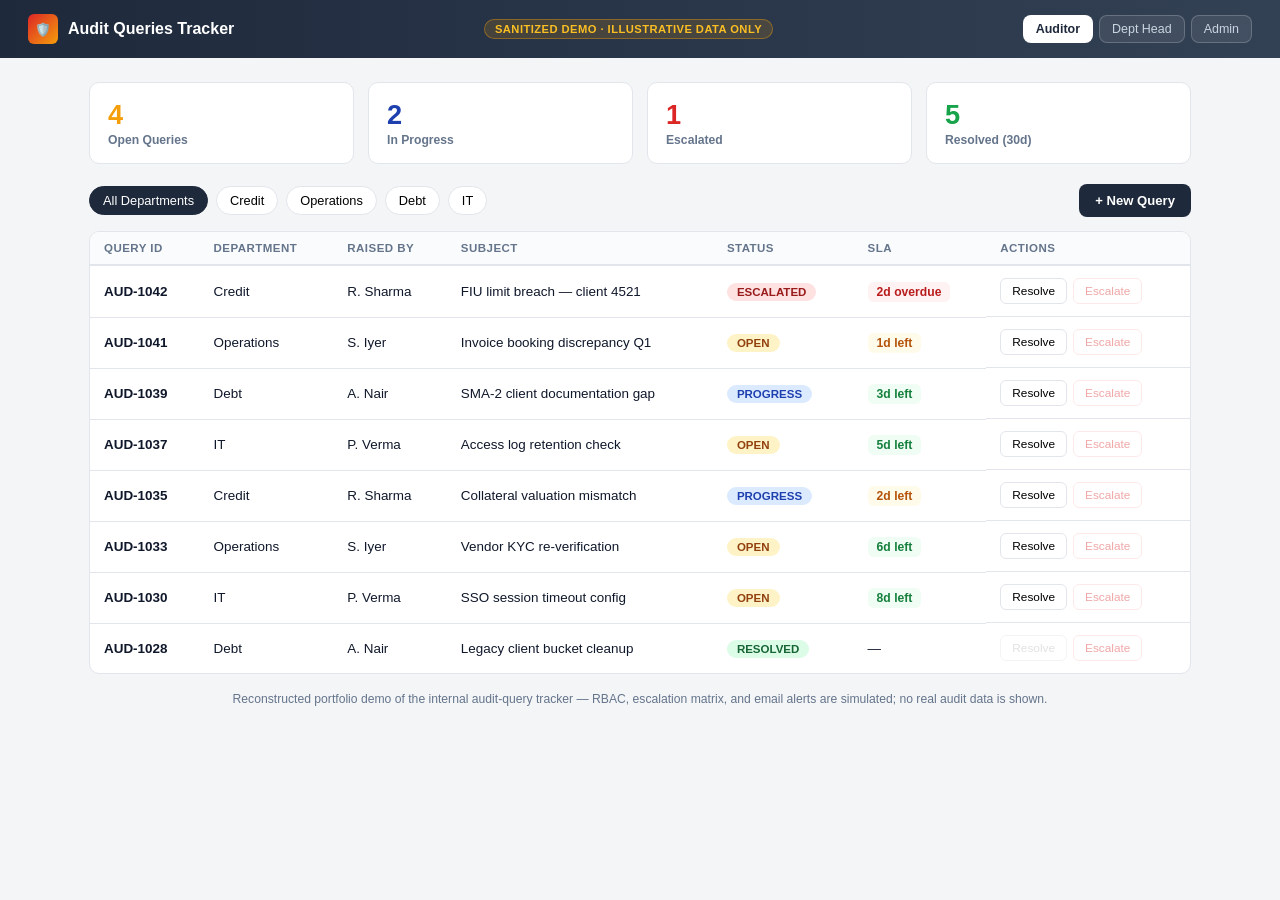
<file: demo-audit-tracker.html>
<!DOCTYPE html>
<html lang="en">
<head>
<meta charset="UTF-8">
<meta name="viewport" content="width=device-width, initial-scale=1.0">
<title>Audit Queries Tracker — Demo</title>
<style>
  :root {
    --slate: #1e293b; --slate-2: #334155; --accent: #dc2626; --accent-2: #f59e0b; --green: #16a34a;
    --bg: #f4f5f7; --panel: #ffffff; --border: #e2e5eb; --text: #0f172a; --text-dim: #64748b;
  }
  * { box-sizing: border-box; }
  body { margin: 0; font-family: 'Segoe UI', Arial, sans-serif; background: var(--bg); color: var(--text); }

  .topbar { background: linear-gradient(90deg, var(--slate), var(--slate-2)); color: #fff; padding: 14px 28px; display: flex; align-items: center; justify-content: space-between; flex-wrap: wrap; gap: 10px; }
  .topbar__brand { display: flex; align-items: center; gap: 10px; font-weight: 700; }
  .topbar__brand .logo { width: 30px; height: 30px; border-radius: 6px; background: linear-gradient(135deg, var(--accent), var(--accent-2)); display: flex; align-items: center; justify-content: center; font-size: 0.8rem; }
  .demo-badge { background: rgba(245,158,11,0.15); color: #fbbf24; border: 1px solid rgba(245,158,11,0.4); padding: 3px 10px; border-radius: 999px; font-size: 0.7rem; font-weight: 700; letter-spacing: 0.04em; }
  .role-switch { display: flex; gap: 6px; }
  .role-switch button { background: rgba(255,255,255,0.08); border: 1px solid rgba(255,255,255,0.2); color: #cbd5e1; padding: 6px 12px; border-radius: 8px; font-size: 0.78rem; cursor: pointer; }
  .role-switch button.is-active { background: #fff; color: var(--slate); font-weight: 700; }

  .wrap { max-width: 1150px; margin: 0 auto; padding: 24px; }

  .stat-row { display: grid; grid-template-columns: repeat(auto-fit, minmax(180px, 1fr)); gap: 14px; margin-bottom: 20px; }
  .stat-card { background: var(--panel); border: 1px solid var(--border); border-radius: 10px; padding: 16px 18px; }
  .stat-card .num { font-size: 1.7rem; font-weight: 800; }
  .stat-card .lbl { font-size: 0.76rem; color: var(--text-dim); font-weight: 600; margin-top: 2px; }
  .stat-card.open .num { color: var(--accent-2); }
  .stat-card.escalated .num { color: var(--accent); }
  .stat-card.resolved .num { color: var(--green); }

  .toolbar { display: flex; justify-content: space-between; align-items: center; margin-bottom: 14px; flex-wrap: wrap; gap: 10px; }
  .filter-chips { display: flex; gap: 8px; flex-wrap: wrap; }
  .chip { padding: 6px 13px; border-radius: 999px; border: 1px solid var(--border); background: #fff; font-size: 0.8rem; cursor: pointer; }
  .chip.is-active { background: var(--slate); color: #fff; border-color: var(--slate); }
  .btn-new { background: var(--slate); color: #fff; border: none; padding: 9px 16px; border-radius: 8px; font-size: 0.82rem; cursor: pointer; font-weight: 600; }
  .btn-new:hover { background: var(--slate-2); }

  .panel-box { background: var(--panel); border: 1px solid var(--border); border-radius: 10px; overflow: hidden; }
  table.q-table { width: 100%; border-collapse: collapse; font-size: 0.84rem; }
  table.q-table th { text-align: left; color: var(--text-dim); font-weight: 600; padding: 10px 14px; border-bottom: 2px solid var(--border); font-size: 0.72rem; text-transform: uppercase; letter-spacing: 0.04em; background: #fafbfc; }
  table.q-table td { padding: 12px 14px; border-bottom: 1px solid var(--border); vertical-align: middle; }
  table.q-table tr:last-child td { border-bottom: none; }
  table.q-table tr.is-hidden { display: none; }

  .status-tag { padding: 3px 10px; border-radius: 999px; font-size: 0.72rem; font-weight: 700; white-space: nowrap; }
  .status-tag.open { background: #fef3c7; color: #92400e; }
  .status-tag.progress { background: #dbeafe; color: #1e40af; }
  .status-tag.resolved { background: #dcfce7; color: #166534; }
  .status-tag.escalated { background: #fee2e2; color: #991b1b; }

  .sla-pill { font-size: 0.76rem; font-weight: 700; padding: 3px 9px; border-radius: 6px; }
  .sla-pill.ok { background: #f0fdf4; color: #15803d; }
  .sla-pill.warn { background: #fffbeb; color: #b45309; }
  .sla-pill.breach { background: #fef2f2; color: #b91c1c; }

  .row-actions { display: flex; gap: 6px; }
  .row-actions button { border: 1px solid var(--border); background: #fff; padding: 5px 11px; border-radius: 6px; font-size: 0.74rem; cursor: pointer; }
  .row-actions button:hover { border-color: var(--slate); }
  .row-actions button.escalate { color: var(--accent); border-color: #fecaca; }
  .row-actions button.escalate:hover { background: #fef2f2; }
  .row-actions button[disabled] { opacity: 0.4; cursor: not-allowed; }

  .toast { position: fixed; bottom: 24px; left: 50%; transform: translateX(-50%) translateY(20px); opacity: 0; background: var(--slate); color: #fff; padding: 12px 22px; border-radius: 10px; font-size: 0.86rem; transition: all 0.25s ease; pointer-events: none; box-shadow: 0 10px 30px rgba(0,0,0,0.25); z-index: 50; display: flex; align-items: center; gap: 10px; }
  .toast.is-visible { opacity: 1; transform: translateX(-50%) translateY(0); }

  .footnote { text-align: center; color: var(--text-dim); font-size: 0.76rem; margin: 18px 0 6px; }
</style>
</head>
<body>

<div class="topbar">
  <div class="topbar__brand"><div class="logo">🛡️</div> Audit Queries Tracker</div>
  <span class="demo-badge">SANITIZED DEMO · ILLUSTRATIVE DATA ONLY</span>
  <div class="role-switch" id="roleSwitch">
    <button class="is-active" data-role="auditor">Auditor</button>
    <button data-role="head">Dept Head</button>
    <button data-role="admin">Admin</button>
  </div>
</div>

<div class="wrap">

  <div class="stat-row">
    <div class="stat-card open"><div class="num">4</div><div class="lbl">Open Queries</div></div>
    <div class="stat-card"><div class="num" style="color:#1e40af">2</div><div class="lbl">In Progress</div></div>
    <div class="stat-card escalated"><div class="num">1</div><div class="lbl">Escalated</div></div>
    <div class="stat-card resolved"><div class="num">5</div><div class="lbl">Resolved (30d)</div></div>
  </div>

  <div class="toolbar">
    <div class="filter-chips" id="deptChips">
      <button class="chip is-active" data-dept="all">All Departments</button>
      <button class="chip" data-dept="Credit">Credit</button>
      <button class="chip" data-dept="Operations">Operations</button>
      <button class="chip" data-dept="Debt">Debt</button>
      <button class="chip" data-dept="IT">IT</button>
    </div>
    <button class="btn-new" id="btnNew">+ New Query</button>
  </div>

  <div class="panel-box">
    <table class="q-table">
      <thead><tr><th>Query ID</th><th>Department</th><th>Raised By</th><th>Subject</th><th>Status</th><th>SLA</th><th>Actions</th></tr></thead>
      <tbody id="qBody"></tbody>
    </table>
  </div>

  <p class="footnote">Reconstructed portfolio demo of the internal audit-query tracker — RBAC, escalation matrix, and email alerts are simulated; no real audit data is shown.</p>
</div>

<div class="toast" id="toast"><span id="toastText"></span></div>

<script>
  const queries = [
    { id: 'AUD-1042', dept: 'Credit', by: 'R. Sharma', subj: 'FIU limit breach — client 4521', status: 'escalated', sla: -2 },
    { id: 'AUD-1041', dept: 'Operations', by: 'S. Iyer', subj: 'Invoice booking discrepancy Q1', status: 'open', sla: 1 },
    { id: 'AUD-1039', dept: 'Debt', by: 'A. Nair', subj: 'SMA-2 client documentation gap', status: 'progress', sla: 3 },
    { id: 'AUD-1037', dept: 'IT', by: 'P. Verma', subj: 'Access log retention check', status: 'open', sla: 5 },
    { id: 'AUD-1035', dept: 'Credit', by: 'R. Sharma', subj: 'Collateral valuation mismatch', status: 'progress', sla: 2 },
    { id: 'AUD-1033', dept: 'Operations', by: 'S. Iyer', subj: 'Vendor KYC re-verification', status: 'open', sla: 6 },
    { id: 'AUD-1030', dept: 'IT', by: 'P. Verma', subj: 'SSO session timeout config', status: 'open', sla: 8 },
    { id: 'AUD-1028', dept: 'Debt', by: 'A. Nair', subj: 'Legacy client bucket cleanup', status: 'resolved', sla: null },
  ];

  let currentDept = 'all';
  let currentRole = 'auditor';
  let queryCounter = 1043;

  function slaInfo(days) {
    if (days === null) return { cls: '', text: '—' };
    if (days < 0) return { cls: 'breach', text: `${Math.abs(days)}d overdue` };
    if (days <= 2) return { cls: 'warn', text: `${days}d left` };
    return { cls: 'ok', text: `${days}d left` };
  }

  function render() {
    const body = document.getElementById('qBody');
    body.innerHTML = queries
      .filter(q => currentDept === 'all' || q.dept === currentDept)
      .map(q => {
        const sla = slaInfo(q.sla);
        const canEscalate = currentRole !== 'auditor' && q.status !== 'resolved' && q.status !== 'escalated';
        const canResolve = q.status !== 'resolved';
        return `
        <tr data-id="${q.id}">
          <td><strong>${q.id}</strong></td>
          <td>${q.dept}</td>
          <td>${q.by}</td>
          <td>${q.subj}</td>
          <td><span class="status-tag ${q.status}">${q.status.toUpperCase()}</span></td>
          <td>${sla.cls ? `<span class="sla-pill ${sla.cls}">${sla.text}</span>` : sla.text}</td>
          <td class="row-actions">
            <button class="resolve" ${canResolve ? '' : 'disabled'}>Resolve</button>
            <button class="escalate" ${canEscalate ? '' : 'disabled'}>Escalate</button>
          </td>
        </tr>`;
      }).join('');
  }

  document.getElementById('deptChips').addEventListener('click', (e) => {
    const btn = e.target.closest('.chip');
    if (!btn) return;
    document.querySelectorAll('#deptChips .chip').forEach(c => c.classList.remove('is-active'));
    btn.classList.add('is-active');
    currentDept = btn.dataset.dept;
    render();
  });

  document.getElementById('roleSwitch').addEventListener('click', (e) => {
    const btn = e.target.closest('button');
    if (!btn) return;
    document.querySelectorAll('#roleSwitch button').forEach(b => b.classList.remove('is-active'));
    btn.classList.add('is-active');
    currentRole = btn.dataset.role;
    render();
  });

  const toast = document.getElementById('toast');
  const toastText = document.getElementById('toastText');
  let toastTimer;
  function showToast(msg) {
    clearTimeout(toastTimer);
    toastText.textContent = msg;
    toast.classList.add('is-visible');
    toastTimer = setTimeout(() => toast.classList.remove('is-visible'), 2400);
  }

  document.getElementById('qBody').addEventListener('click', (e) => {
    const row = e.target.closest('tr');
    if (!row) return;
    const q = queries.find(q => q.id === row.dataset.id);
    if (e.target.classList.contains('resolve') && !e.target.disabled) {
      q.status = 'resolved'; q.sla = null;
      showToast(`✓ ${q.id} marked resolved — audit trail updated`);
      render();
    }
    if (e.target.classList.contains('escalate') && !e.target.disabled) {
      q.status = 'escalated';
      showToast(`⚠ ${q.id} escalated to ${q.dept} Head — email notification sent`);
      render();
    }
  });

  document.getElementById('btnNew').addEventListener('click', () => {
    const id = `AUD-${queryCounter++}`;
    queries.unshift({ id, dept: 'IT', by: 'You', subj: 'New query raised via demo form', status: 'open', sla: 7 });
    showToast(`📩 ${id} logged — notification sent to IT Dept Head`);
    render();
  });

  render();
</script>
</body>
</html>
</file>
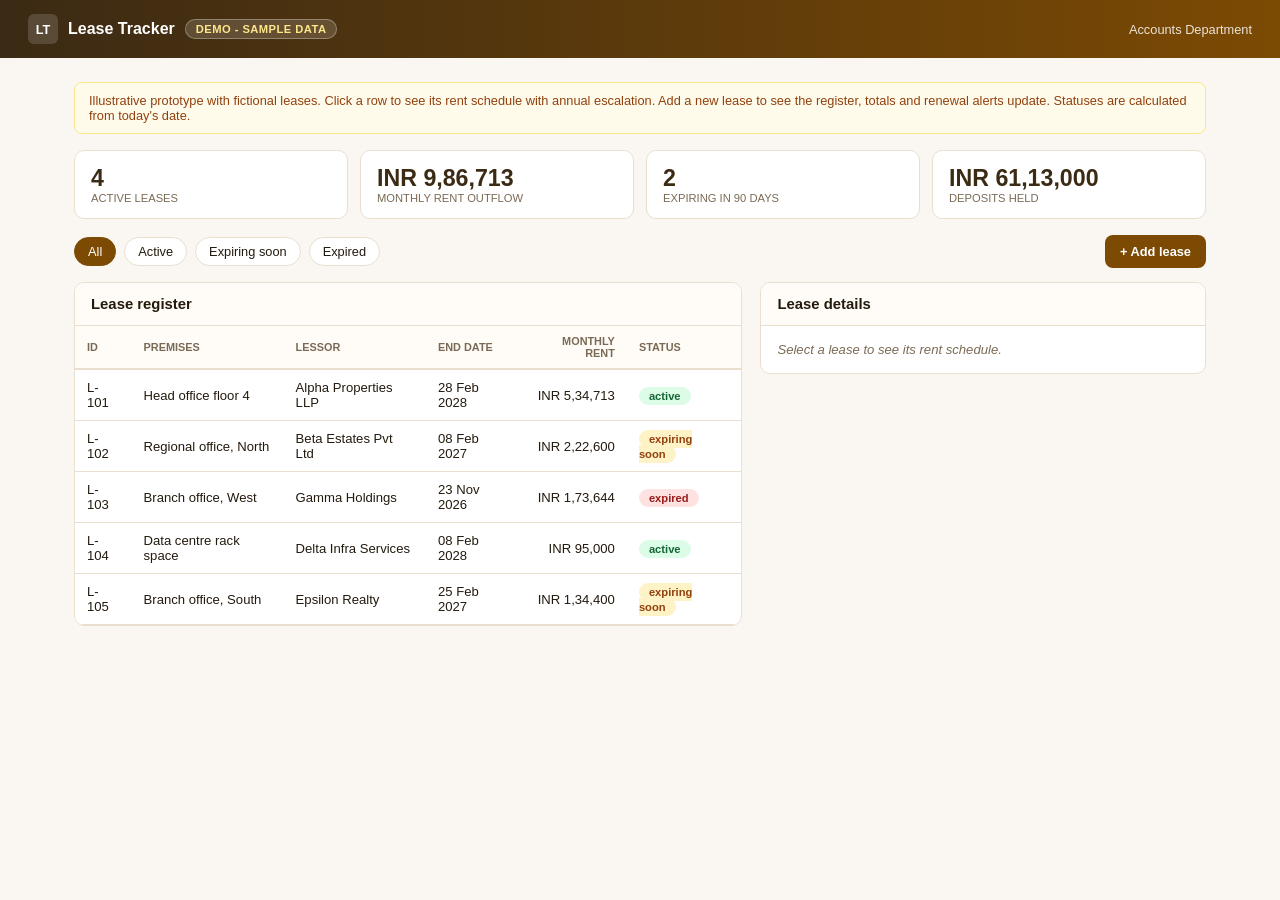
<file: demo-lease-tracker.html>
<!DOCTYPE html>
<html lang="en">
<head>
<meta charset="UTF-8">
<meta name="viewport" content="width=device-width, initial-scale=1.0">
<title>Lease Tracker - Demo</title>
<style>
  :root {
    --deep: #3b2a14; --deep-2: #7c4a03; --accent: #b45309; --green: #15803d; --red: #b91c1c; --amber: #d97706;
    --bg: #faf7f2; --panel: #fff; --border: #eadfce; --text: #231a0e; --dim: #7a6a55;
  }
  * { box-sizing: border-box; }
  body { margin: 0; font-family: 'Segoe UI', Arial, sans-serif; background: var(--bg); color: var(--text); }
  .topbar { background: linear-gradient(90deg, var(--deep), var(--deep-2)); color: #fff; padding: 14px 28px; display: flex; justify-content: space-between; align-items: center; flex-wrap: wrap; gap: 10px; }
  .brand { display: flex; align-items: center; gap: 10px; font-weight: 700; }
  .logo { width: 30px; height: 30px; border-radius: 6px; background: rgba(255,255,255,0.15); display: flex; align-items: center; justify-content: center; font-size: 0.8rem; }
  .badge { background: rgba(255,255,255,0.15); color: #fde68a; border: 1px solid rgba(255,255,255,0.3); padding: 3px 10px; border-radius: 999px; font-size: 0.7rem; font-weight: 700; letter-spacing: 0.04em; }
  .wrap { max-width: 1180px; margin: 0 auto; padding: 24px; }
  .note { background: #fffbeb; border: 1px solid #fde68a; color: #92400e; padding: 10px 14px; border-radius: 8px; font-size: 0.8rem; margin-bottom: 16px; }
  .kpis { display: grid; grid-template-columns: repeat(4, 1fr); gap: 12px; margin-bottom: 16px; }
  @media (max-width: 800px) { .kpis { grid-template-columns: repeat(2, 1fr); } }
  .kpi { background: var(--panel); border: 1px solid var(--border); border-radius: 10px; padding: 14px 16px; }
  .kpi .n { font-size: 1.45rem; font-weight: 700; color: var(--deep); } .kpi .l { font-size: 0.7rem; color: var(--dim); text-transform: uppercase; }
  .toolbar { display: flex; justify-content: space-between; align-items: center; gap: 10px; flex-wrap: wrap; margin-bottom: 14px; }
  .chips { display: flex; gap: 8px; flex-wrap: wrap; }
  .chip { padding: 6px 13px; border-radius: 999px; border: 1px solid var(--border); background: #fff; font-size: 0.8rem; cursor: pointer; }
  .chip.on { background: var(--deep-2); color: #fff; border-color: var(--deep-2); }
  .btn { background: var(--deep-2); color: #fff; border: 0; padding: 9px 15px; border-radius: 8px; font-size: 0.8rem; font-weight: 600; cursor: pointer; }
  .grid { display: grid; grid-template-columns: 1.5fr 1fr; gap: 18px; align-items: start; }
  @media (max-width: 960px) { .grid { grid-template-columns: 1fr; } }
  .box { background: var(--panel); border: 1px solid var(--border); border-radius: 10px; overflow: hidden; margin-bottom: 16px; }
  .box h3 { margin: 0; padding: 13px 16px; font-size: 0.93rem; border-bottom: 1px solid var(--border); background: #fffcf7; }
  .pad { padding: 16px; }
  table { width: 100%; border-collapse: collapse; font-size: 0.82rem; }
  th { text-align: left; color: var(--dim); font-size: 0.68rem; text-transform: uppercase; padding: 9px 12px; border-bottom: 2px solid var(--border); background: #fffcf7; }
  td { padding: 10px 12px; border-bottom: 1px solid var(--border); cursor: pointer; }
  tr:hover td { background: #fff8ec; } tr.sel td { background: #feefd2; }
  .tag { padding: 3px 10px; border-radius: 999px; font-size: 0.7rem; font-weight: 700; }
  .active { background: #dcfce7; color: #166534; } .expiring { background: #fef3c7; color: #92400e; } .expired { background: #fee2e2; color: #991b1b; }
  .num { text-align: right; }
  .form { display: grid; grid-template-columns: repeat(2, 1fr); gap: 10px; }
  .form label { font-size: 0.68rem; color: var(--dim); text-transform: uppercase; display: block; margin-bottom: 3px; }
  .form input { width: 100%; padding: 7px 9px; border: 1px solid var(--border); border-radius: 6px; font-size: 0.82rem; }
  .sched { font-size: 0.78rem; }
  .sched div { display: flex; justify-content: space-between; padding: 5px 0; border-bottom: 1px dashed var(--border); }
  .empty { color: var(--dim); font-size: 0.82rem; font-style: italic; }
</style>
</head>
<body>
<div class="topbar">
  <div class="brand"><div class="logo">LT</div> Lease Tracker <span class="badge">DEMO - SAMPLE DATA</span></div>
  <div style="font-size:0.8rem;opacity:0.85">Accounts Department</div>
</div>

<div class="wrap">
  <div class="note">Illustrative prototype with fictional leases. Click a row to see its rent schedule with annual escalation. Add a new lease to see the register, totals and renewal alerts update. Statuses are calculated from today's date.</div>

  <div class="kpis" id="kpis"></div>

  <div class="toolbar">
    <div class="chips" id="chips"></div>
    <button class="btn" id="toggleForm">+ Add lease</button>
  </div>

  <div class="box" id="formBox" style="display:none">
    <h3>New lease</h3>
    <div class="pad">
      <div class="form">
        <div><label>Premises / asset</label><input id="fPrem" value="Branch office, Sample City"></div>
        <div><label>Lessor</label><input id="fLessor" value="Sample Realty Pvt Ltd"></div>
        <div><label>Start date</label><input type="date" id="fStart"></div>
        <div><label>End date</label><input type="date" id="fEnd"></div>
        <div><label>Monthly rent (INR)</label><input type="number" id="fRent" value="125000"></div>
        <div><label>Annual escalation (%)</label><input type="number" id="fEsc" value="5"></div>
        <div><label>Security deposit (INR)</label><input type="number" id="fDep" value="750000"></div>
        <div style="display:flex;align-items:flex-end"><button class="btn" id="fSave">Save lease</button></div>
      </div>
    </div>
  </div>

  <div class="grid">
    <div class="box">
      <h3>Lease register</h3>
      <table>
        <thead><tr><th>ID</th><th>Premises</th><th>Lessor</th><th>End date</th><th class="num">Monthly rent</th><th>Status</th></tr></thead>
        <tbody id="rows"></tbody>
      </table>
    </div>
    <div class="box">
      <h3 id="dTitle">Lease details</h3>
      <div class="pad" id="detail"><div class="empty">Select a lease to see its rent schedule.</div></div>
    </div>
  </div>
</div>

<script>
(function () {
  var $ = function (id) { return document.getElementById(id); };
  var DAY = 86400000, today = new Date();
  function off(days) { return new Date(today.getTime() + days * DAY); }
  function iso(x) { return x.toISOString().slice(0, 10); }
  function inr(n) { return 'INR ' + Math.round(n).toLocaleString('en-IN'); }
  function fd(x) { return new Date(x).toLocaleDateString('en-GB', { day: '2-digit', month: 'short', year: 'numeric' }); }

  var leases = [
    { p: 'Head office floor 4', l: 'Alpha Properties LLP', s: iso(off(-900)), e: iso(off(450)), r: 485000, esc: 5, dep: 2900000 },
    { p: 'Regional office, North', l: 'Beta Estates Pvt Ltd', s: iso(off(-700)), e: iso(off(65)), r: 210000, esc: 6, dep: 1260000 },
    { p: 'Branch office, West', l: 'Gamma Holdings', s: iso(off(-1200)), e: iso(off(-12)), r: 150000, esc: 5, dep: 900000 },
    { p: 'Data centre rack space', l: 'Delta Infra Services', s: iso(off(-300)), e: iso(off(430)), r: 95000, esc: 3, dep: 285000 },
    { p: 'Branch office, South', l: 'Epsilon Realty', s: iso(off(-400)), e: iso(off(82)), r: 128000, esc: 5, dep: 768000 }
  ];
  var filter = 'All', sel = -1;

  function status(x) {
    var days = (new Date(x.e) - today) / DAY;
    return days < 0 ? 'expired' : days <= 90 ? 'expiring' : 'active';
  }
  function label(s) { return s === 'expiring' ? 'expiring soon' : s; }
  function currentRent(x) {
    var yrs = Math.max(0, Math.floor((today - new Date(x.s)) / (365.25 * DAY)));
    return x.r * Math.pow(1 + x.esc / 100, yrs);
  }

  function render() {
    var act = leases.filter(function (x) { return status(x) !== 'expired'; });
    var soon = leases.filter(function (x) { return status(x) === 'expiring'; }).length;
    var rent = act.reduce(function (a, x) { return a + currentRent(x); }, 0);
    var dep = leases.reduce(function (a, x) { return a + x.dep; }, 0);
    $('kpis').innerHTML =
      '<div class="kpi"><div class="n">' + act.length + '</div><div class="l">Active leases</div></div>' +
      '<div class="kpi"><div class="n">' + inr(rent) + '</div><div class="l">Monthly rent outflow</div></div>' +
      '<div class="kpi"><div class="n">' + soon + '</div><div class="l">Expiring in 90 days</div></div>' +
      '<div class="kpi"><div class="n">' + inr(dep) + '</div><div class="l">Deposits held</div></div>';

    var chips = ['All', 'active', 'expiring', 'expired'];
    $('chips').innerHTML = chips.map(function (c) { return '<span class="chip' + (filter === c ? ' on' : '') + '" data-c="' + c + '">' + (c === 'expiring' ? 'Expiring soon' : c.charAt(0).toUpperCase() + c.slice(1)) + '</span>'; }).join('');
    Array.prototype.forEach.call($('chips').children, function (el) { el.onclick = function () { filter = el.dataset.c; render(); }; });

    var h = '';
    leases.forEach(function (x, i) {
      var st = status(x);
      if (filter !== 'All' && st !== filter) return;
      h += '<tr class="' + (i === sel ? 'sel' : '') + '" data-i="' + i + '"><td>L-' + (101 + i) + '</td><td>' + x.p + '</td><td>' + x.l + '</td><td>' + fd(x.e) + '</td><td class="num">' + inr(currentRent(x)) + '</td><td><span class="tag ' + st + '">' + label(st) + '</span></td></tr>';
    });
    $('rows').innerHTML = h || '<tr><td colspan="6" class="empty">No leases match this filter.</td></tr>';
    Array.prototype.forEach.call($('rows').querySelectorAll('tr[data-i]'), function (tr) { tr.onclick = function () { sel = +tr.dataset.i; render(); detail(); }; });
  }

  function detail() {
    var x = leases[sel]; if (!x) return;
    var st = status(x), days = Math.round((new Date(x.e) - today) / DAY);
    $('dTitle').textContent = 'L-' + (101 + sel) + ' - ' + x.p;
    var rows = '', base = currentRent(x);
    for (var m = 0; m < 12; m++) {
      var dt = new Date(today.getFullYear(), today.getMonth() + m, 1);
      var anniv = new Date(x.s); var yrsAt = Math.max(0, Math.floor((dt - anniv) / (365.25 * DAY)));
      var rent = x.r * Math.pow(1 + x.esc / 100, yrsAt);
      var ended = dt > new Date(x.e);
      rows += '<div><span>' + dt.toLocaleDateString('en-GB', { month: 'short', year: 'numeric' }) + '</span><span>' + (ended ? '<i style="color:var(--dim)">lease ended</i>' : inr(rent)) + '</span></div>';
    }
    $('detail').innerHTML =
      '<div style="font-size:0.82rem;line-height:1.7;margin-bottom:10px">Lessor: <b>' + x.l + '</b><br>Term: ' + fd(x.s) + ' to ' + fd(x.e) + '<br>Escalation: ' + x.esc + '% each anniversary<br>Security deposit: ' + inr(x.dep) + '<br>' +
      (st === 'expired' ? '<b style="color:var(--red)">Expired ' + Math.abs(days) + ' days ago. Renew or exit.</b>' : st === 'expiring' ? '<b style="color:var(--amber)">Renewal due: expires in ' + days + ' days.</b>' : 'Expires in ' + days + ' days.') + '</div>' +
      '<div style="font-size:0.7rem;color:var(--dim);text-transform:uppercase;margin-bottom:4px">Next 12 months rent schedule</div><div class="sched">' + rows + '</div>';
  }

  $('toggleForm').onclick = function () { var b = $('formBox'); b.style.display = b.style.display === 'none' ? 'block' : 'none'; };
  $('fStart').value = iso(today); $('fEnd').value = iso(off(1095));
  $('fSave').onclick = function () {
    leases.push({ p: $('fPrem').value, l: $('fLessor').value, s: $('fStart').value, e: $('fEnd').value, r: +$('fRent').value, esc: +$('fEsc').value, dep: +$('fDep').value });
    sel = leases.length - 1; $('formBox').style.display = 'none'; render(); detail();
  };
  render();
})();
</script>
</body>
</html>
</file>
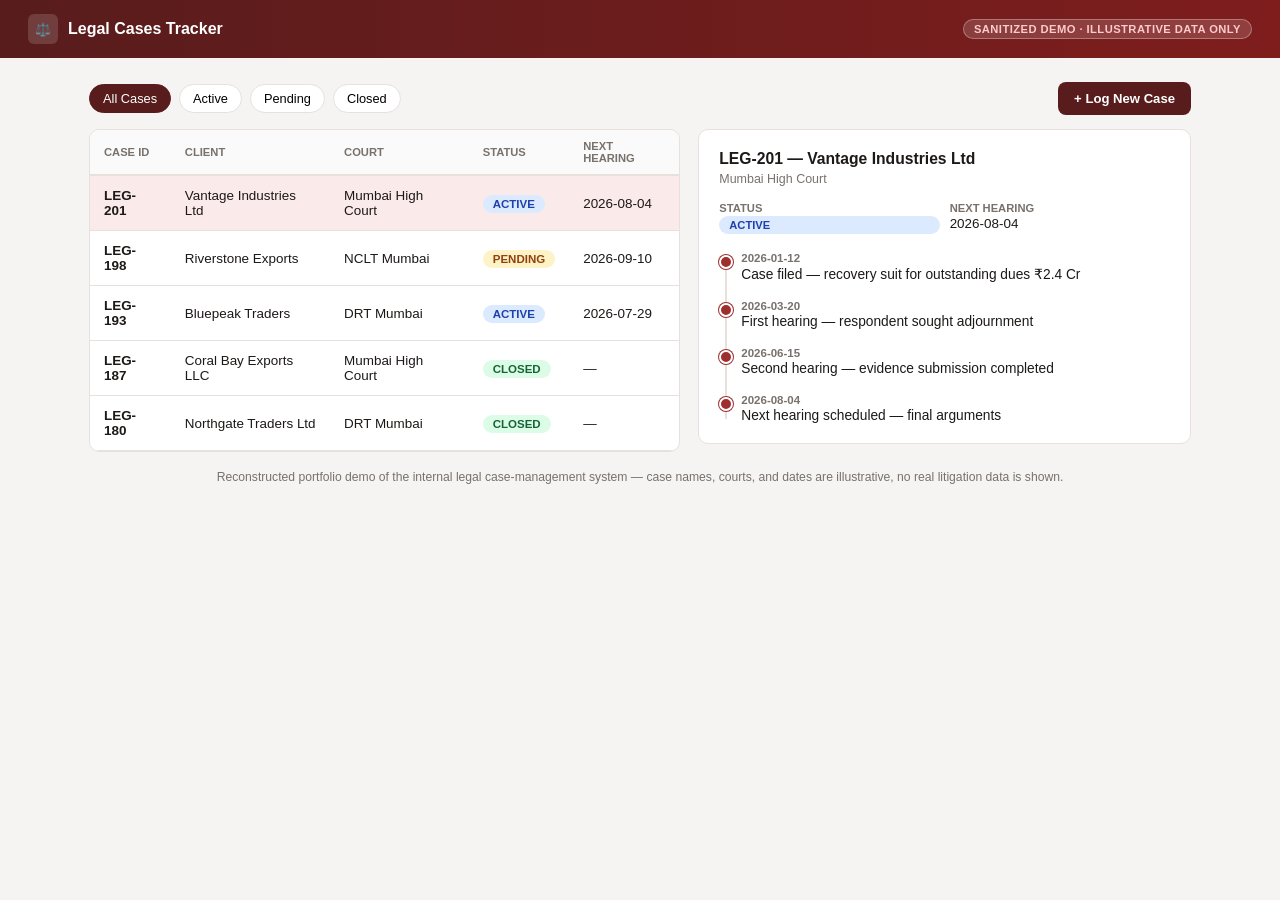
<file: demo-legal-tracker.html>
<!DOCTYPE html>
<html lang="en">
<head>
<meta charset="UTF-8">
<meta name="viewport" content="width=device-width, initial-scale=1.0">
<title>Legal Cases Tracker — Demo</title>
<style>
  :root {
    --maroon: #581c1c; --maroon-2: #7f1d1d; --accent: #9d2f2f; --gold: #b45309; --green: #16a34a; --blue: #1d4ed8;
    --bg: #f6f4f2; --panel: #ffffff; --border: #e7e0dc; --text: #1c1917; --text-dim: #78716c;
  }
  * { box-sizing: border-box; }
  body { margin: 0; font-family: 'Segoe UI', Arial, sans-serif; background: var(--bg); color: var(--text); }

  .topbar { background: linear-gradient(90deg, var(--maroon), var(--maroon-2)); color: #fff; padding: 14px 28px; display: flex; align-items: center; justify-content: space-between; flex-wrap: wrap; gap: 10px; }
  .topbar__brand { display: flex; align-items: center; gap: 10px; font-weight: 700; }
  .topbar__brand .logo { width: 30px; height: 30px; border-radius: 6px; background: rgba(255,255,255,0.15); display: flex; align-items: center; justify-content: center; font-size: 0.8rem; }
  .demo-badge { background: rgba(255,255,255,0.15); color: #fecaca; border: 1px solid rgba(255,255,255,0.3); padding: 3px 10px; border-radius: 999px; font-size: 0.7rem; font-weight: 700; letter-spacing: 0.04em; }

  .wrap { max-width: 1150px; margin: 0 auto; padding: 24px; }

  .toolbar { display: flex; justify-content: space-between; align-items: center; margin-bottom: 14px; flex-wrap: wrap; gap: 10px; }
  .filter-chips { display: flex; gap: 8px; flex-wrap: wrap; }
  .chip { padding: 6px 13px; border-radius: 999px; border: 1px solid var(--border); background: #fff; font-size: 0.8rem; cursor: pointer; }
  .chip.is-active { background: var(--maroon); color: #fff; border-color: var(--maroon); }
  .btn-new { background: var(--maroon); color: #fff; border: none; padding: 9px 16px; border-radius: 8px; font-size: 0.82rem; cursor: pointer; font-weight: 600; }

  .grid-2 { display: grid; grid-template-columns: 1.2fr 1fr; gap: 18px; align-items: start; }
  @media (max-width: 900px) { .grid-2 { grid-template-columns: 1fr; } }

  .panel-box { background: var(--panel); border: 1px solid var(--border); border-radius: 10px; overflow: hidden; }
  .panel-box-pad { background: var(--panel); border: 1px solid var(--border); border-radius: 10px; padding: 20px; }
  .panel-box-pad h3 { margin: 0 0 4px; font-size: 0.98rem; }
  .panel-box-pad .sub { font-size: 0.78rem; color: var(--text-dim); margin-bottom: 16px; }

  table.case-table { width: 100%; border-collapse: collapse; font-size: 0.84rem; }
  table.case-table th { text-align: left; color: var(--text-dim); font-weight: 600; padding: 10px 14px; border-bottom: 2px solid var(--border); font-size: 0.7rem; text-transform: uppercase; background: #fafafa; }
  table.case-table td { padding: 12px 14px; border-bottom: 1px solid var(--border); cursor: pointer; }
  table.case-table tr:hover td { background: #fdf6f6; }
  table.case-table tr.is-selected td { background: #fbeaea; }
  table.case-table tr.is-hidden { display: none; }

  .status-tag { padding: 3px 10px; border-radius: 999px; font-size: 0.72rem; font-weight: 700; }
  .status-tag.active { background: #dbeafe; color: #1e40af; }
  .status-tag.pending { background: #fef3c7; color: #92400e; }
  .status-tag.closed { background: #dcfce7; color: #166534; }

  .timeline { position: relative; padding-left: 22px; }
  .timeline::before { content: ''; position: absolute; left: 6px; top: 4px; bottom: 4px; width: 2px; background: var(--border); }
  .t-item { position: relative; padding-bottom: 18px; }
  .t-item:last-child { padding-bottom: 0; }
  .t-item::before { content: ''; position: absolute; left: -22px; top: 3px; width: 10px; height: 10px; border-radius: 50%; background: var(--accent); border: 2px solid var(--panel); box-shadow: 0 0 0 1px var(--accent); }
  .t-item .t-date { font-size: 0.72rem; color: var(--text-dim); font-weight: 700; }
  .t-item .t-desc { font-size: 0.86rem; margin-top: 2px; }

  .case-meta { display: grid; grid-template-columns: 1fr 1fr; gap: 10px; margin-bottom: 16px; font-size: 0.84rem; }
  .case-meta div span { display: block; font-size: 0.7rem; color: var(--text-dim); text-transform: uppercase; font-weight: 700; margin-bottom: 2px; }

  .footnote { text-align: center; color: var(--text-dim); font-size: 0.76rem; margin: 18px 0 6px; }
</style>
</head>
<body>

<div class="topbar">
  <div class="topbar__brand"><div class="logo">⚖️</div> Legal Cases Tracker</div>
  <span class="demo-badge">SANITIZED DEMO · ILLUSTRATIVE DATA ONLY</span>
</div>

<div class="wrap">

  <div class="toolbar">
    <div class="filter-chips" id="statusChips">
      <button class="chip is-active" data-status="all">All Cases</button>
      <button class="chip" data-status="active">Active</button>
      <button class="chip" data-status="pending">Pending</button>
      <button class="chip" data-status="closed">Closed</button>
    </div>
    <button class="btn-new" id="btnNewCase">+ Log New Case</button>
  </div>

  <div class="grid-2">
    <div class="panel-box">
      <table class="case-table">
        <thead><tr><th>Case ID</th><th>Client</th><th>Court</th><th>Status</th><th>Next Hearing</th></tr></thead>
        <tbody id="caseBody"></tbody>
      </table>
    </div>

    <div class="panel-box-pad" id="detailPanel"></div>
  </div>

  <p class="footnote">Reconstructed portfolio demo of the internal legal case-management system — case names, courts, and dates are illustrative, no real litigation data is shown.</p>
</div>

<script>
  const cases = [
    { id: 'LEG-201', client: 'Vantage Industries Ltd', court: 'Mumbai High Court', status: 'active', hearing: '2026-08-04',
      history: [
        { date: '2026-01-12', desc: 'Case filed — recovery suit for outstanding dues ₹2.4 Cr' },
        { date: '2026-03-20', desc: 'First hearing — respondent sought adjournment' },
        { date: '2026-06-15', desc: 'Second hearing — evidence submission completed' },
        { date: '2026-08-04', desc: 'Next hearing scheduled — final arguments' },
      ] },
    { id: 'LEG-198', client: 'Riverstone Exports', court: 'NCLT Mumbai', status: 'pending', hearing: '2026-09-10',
      history: [
        { date: '2026-02-02', desc: 'Insolvency application filed against defaulting client' },
        { date: '2026-05-18', desc: 'Admission hearing — application admitted' },
        { date: '2026-09-10', desc: 'Next hearing scheduled — resolution plan review' },
      ] },
    { id: 'LEG-193', client: 'Bluepeak Traders', court: 'DRT Mumbai', status: 'active', hearing: '2026-07-29',
      history: [
        { date: '2025-11-08', desc: 'Case filed — SARFAESI recovery proceedings initiated' },
        { date: '2026-02-14', desc: 'First hearing — notice served to respondent' },
        { date: '2026-07-29', desc: 'Next hearing scheduled — response review' },
      ] },
    { id: 'LEG-187', client: 'Coral Bay Exports LLC', court: 'Mumbai High Court', status: 'closed', hearing: '—',
      history: [
        { date: '2025-06-01', desc: 'Case filed — breach of factoring agreement' },
        { date: '2025-09-22', desc: 'Hearing — settlement discussions initiated' },
        { date: '2025-12-10', desc: 'Case closed — settled out of court, dues recovered' },
      ] },
    { id: 'LEG-180', client: 'Northgate Traders Ltd', court: 'DRT Mumbai', status: 'closed', hearing: '—',
      history: [
        { date: '2025-03-15', desc: 'Case filed — recovery of overdue factoring limit' },
        { date: '2025-07-30', desc: 'Hearing — order passed in favour of company' },
        { date: '2025-08-20', desc: 'Case closed — recovery certificate issued' },
      ] },
  ];

  let currentStatus = 'all';
  let selectedId = cases[0].id;

  function renderTable() {
    const body = document.getElementById('caseBody');
    body.innerHTML = cases
      .filter(c => currentStatus === 'all' || c.status === currentStatus)
      .map(c => `
        <tr data-id="${c.id}" class="${c.id === selectedId ? 'is-selected' : ''}">
          <td><strong>${c.id}</strong></td>
          <td>${c.client}</td>
          <td>${c.court}</td>
          <td><span class="status-tag ${c.status}">${c.status.toUpperCase()}</span></td>
          <td>${c.hearing}</td>
        </tr>`).join('');
  }

  function renderDetail() {
    const c = cases.find(c => c.id === selectedId);
    const panel = document.getElementById('detailPanel');
    if (!c) { panel.innerHTML = '<p style="color:var(--text-dim);font-size:0.85rem;">Select a case to view its history.</p>'; return; }
    panel.innerHTML = `
      <h3>${c.id} — ${c.client}</h3>
      <div class="sub">${c.court}</div>
      <div class="case-meta">
        <div><span>Status</span><span class="status-tag ${c.status}">${c.status.toUpperCase()}</span></div>
        <div><span>Next Hearing</span>${c.hearing}</div>
      </div>
      <div class="timeline">${c.history.map(h => `<div class="t-item"><div class="t-date">${h.date}</div><div class="t-desc">${h.desc}</div></div>`).join('')}</div>
    `;
  }

  document.getElementById('statusChips').addEventListener('click', (e) => {
    const btn = e.target.closest('.chip');
    if (!btn) return;
    document.querySelectorAll('#statusChips .chip').forEach(c => c.classList.remove('is-active'));
    btn.classList.add('is-active');
    currentStatus = btn.dataset.status;
    renderTable();
  });

  document.getElementById('caseBody').addEventListener('click', (e) => {
    const row = e.target.closest('tr');
    if (!row) return;
    selectedId = row.dataset.id;
    renderTable();
    renderDetail();
  });

  let newCounter = 202;
  document.getElementById('btnNewCase').addEventListener('click', () => {
    const id = `LEG-${newCounter++}`;
    const newCase = { id, client: 'New Client (demo entry)', court: 'Mumbai High Court', status: 'pending', hearing: '2026-10-01',
      history: [{ date: new Date().toISOString().slice(0,10), desc: 'Case logged via demo form' }] };
    cases.unshift(newCase);
    selectedId = id;
    renderTable();
    renderDetail();
  });

  renderTable();
  renderDetail();
</script>
</body>
</html>
</file>
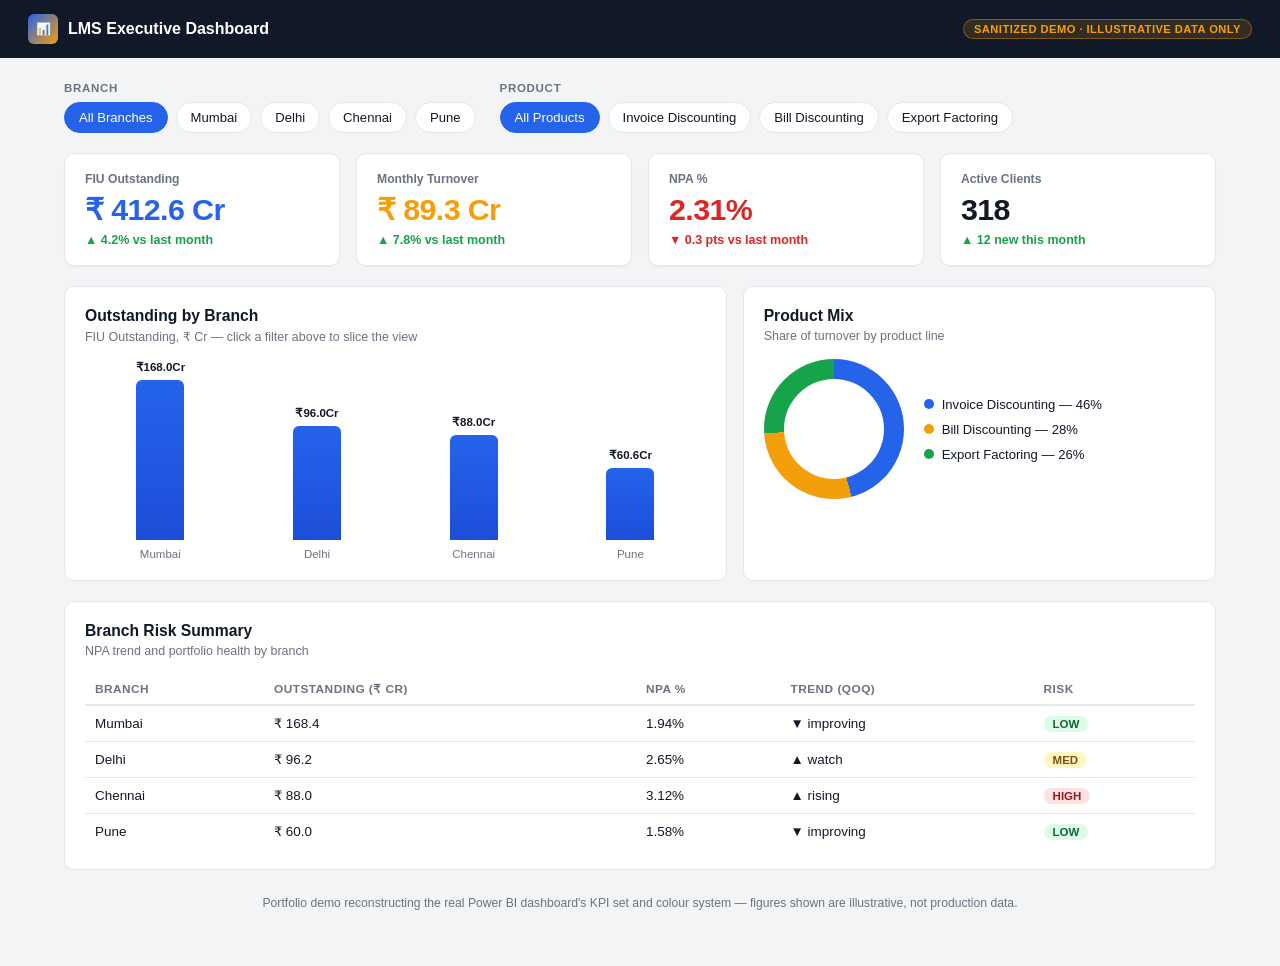
<file: demo-lms-dashboard.html>
<!DOCTYPE html>
<html lang="en">
<head>
<meta charset="UTF-8">
<meta name="viewport" content="width=device-width, initial-scale=1.0">
<title>LMS Executive Dashboard — Demo</title>
<style>
  :root {
    --blue: #2563eb; --blue-dark: #1d4ed8; --orange: #f59e0b; --red: #dc2626; --green: #16a34a;
    --bg: #f3f4f6; --panel: #ffffff; --border: #e5e7eb; --text: #111827; --text-dim: #6b7280;
  }
  * { box-sizing: border-box; }
  body { margin: 0; font-family: 'Segoe UI', Arial, sans-serif; background: var(--bg); color: var(--text); }

  .topbar {
    background: #111827; color: #fff; padding: 14px 28px; display: flex; align-items: center;
    justify-content: space-between; flex-wrap: wrap; gap: 10px;
  }
  .topbar__brand { display: flex; align-items: center; gap: 10px; font-weight: 700; }
  .topbar__brand .logo {
    width: 30px; height: 30px; border-radius: 6px; background: linear-gradient(135deg, var(--blue), var(--orange));
    display: flex; align-items: center; justify-content: center; font-size: 0.75rem;
  }
  .topbar__back { color: #cbd5e1; text-decoration: none; font-size: 0.85rem; }
  .topbar__back:hover { color: #fff; }
  .demo-badge {
    background: rgba(245,158,11,0.15); color: #f59e0b; border: 1px solid rgba(245,158,11,0.4);
    padding: 3px 10px; border-radius: 999px; font-size: 0.7rem; font-weight: 700; letter-spacing: 0.04em;
  }

  .wrap { max-width: 1200px; margin: 0 auto; padding: 24px; }

  .filters { display: flex; gap: 24px; flex-wrap: wrap; margin-bottom: 20px; }
  .filter-group { display: flex; flex-direction: column; gap: 8px; }
  .filter-group label { font-size: 0.72rem; text-transform: uppercase; letter-spacing: 0.06em; color: var(--text-dim); font-weight: 700; }
  .filter-chips { display: flex; gap: 8px; flex-wrap: wrap; }
  .chip {
    padding: 7px 14px; border-radius: 999px; border: 1px solid var(--border); background: #fff;
    font-size: 0.82rem; cursor: pointer; transition: all 0.15s ease; color: var(--text);
  }
  .chip:hover { border-color: var(--blue); }
  .chip.is-active { background: var(--blue); color: #fff; border-color: var(--blue); }

  .kpi-row { display: grid; grid-template-columns: repeat(auto-fit, minmax(220px, 1fr)); gap: 16px; margin-bottom: 20px; }
  .kpi-card {
    background: var(--panel); border: 1px solid var(--border); border-radius: 10px; padding: 18px 20px;
    box-shadow: 0 1px 2px rgba(0,0,0,0.04);
  }
  .kpi-card__label { font-size: 0.76rem; color: var(--text-dim); font-weight: 600; margin-bottom: 6px; }
  .kpi-card__value { font-size: 1.9rem; font-weight: 800; letter-spacing: -0.02em; transition: color 0.2s ease; }
  .kpi-card__delta { font-size: 0.78rem; margin-top: 6px; font-weight: 600; }
  .kpi-card__delta.up { color: var(--green); }
  .kpi-card__delta.down { color: var(--red); }
  .kpi-card--fiu .kpi-card__value { color: var(--blue); }
  .kpi-card--turnover .kpi-card__value { color: var(--orange); }
  .kpi-card--npa .kpi-card__value { color: var(--red); }
  .kpi-card--clients .kpi-card__value { color: #111827; }

  .grid-2 { display: grid; grid-template-columns: 1.4fr 1fr; gap: 16px; margin-bottom: 20px; }
  @media (max-width: 860px) { .grid-2 { grid-template-columns: 1fr; } }

  .panel-box { background: var(--panel); border: 1px solid var(--border); border-radius: 10px; padding: 20px; }
  .panel-box h3 { margin: 0 0 4px; font-size: 0.98rem; }
  .panel-box .sub { font-size: 0.78rem; color: var(--text-dim); margin-bottom: 16px; }

  .bars { display: flex; align-items: flex-end; gap: 18px; height: 200px; padding: 0 6px; }
  .bar-col { flex: 1; display: flex; flex-direction: column; align-items: center; justify-content: flex-end; height: 100%; }
  .bar { width: 100%; max-width: 48px; border-radius: 6px 6px 0 0; background: linear-gradient(180deg, var(--blue), var(--blue-dark)); transition: height 0.5s cubic-bezier(.4,0,.2,1); }
  .bar-col .bar-val { font-size: 0.72rem; font-weight: 700; margin-bottom: 6px; color: var(--text); }
  .bar-col .bar-label { font-size: 0.72rem; color: var(--text-dim); margin-top: 8px; text-align: center; }

  .donut-wrap { display: flex; align-items: center; gap: 20px; }
  .donut {
    width: 140px; height: 140px; border-radius: 50%; flex-shrink: 0;
    background: conic-gradient(var(--blue) 0 46%, var(--orange) 46% 74%, var(--green) 74% 100%);
    position: relative; transition: background 0.4s ease;
  }
  .donut::after {
    content: ''; position: absolute; inset: 20px; border-radius: 50%; background: var(--panel);
  }
  .legend { display: flex; flex-direction: column; gap: 10px; font-size: 0.82rem; }
  .legend-item { display: flex; align-items: center; gap: 8px; }
  .legend-dot { width: 10px; height: 10px; border-radius: 50%; flex-shrink: 0; }

  table.branch-table { width: 100%; border-collapse: collapse; font-size: 0.84rem; }
  table.branch-table th { text-align: left; color: var(--text-dim); font-weight: 600; padding: 8px 10px; border-bottom: 2px solid var(--border); font-size: 0.74rem; text-transform: uppercase; letter-spacing: 0.04em; }
  table.branch-table td { padding: 10px; border-bottom: 1px solid var(--border); }
  table.branch-table tr:last-child td { border-bottom: none; }
  .risk-tag { padding: 2px 9px; border-radius: 999px; font-size: 0.72rem; font-weight: 700; }
  .risk-tag.low { background: #dcfce7; color: #166534; }
  .risk-tag.med { background: #fef9c3; color: #854d0e; }
  .risk-tag.high { background: #fee2e2; color: #991b1b; }

  .footnote { text-align: center; color: var(--text-dim); font-size: 0.76rem; margin-top: 26px; padding-bottom: 20px; }
</style>
</head>
<body>

<div class="topbar">
  <div class="topbar__brand"><div class="logo">📊</div> LMS Executive Dashboard</div>
  <span class="demo-badge">SANITIZED DEMO · ILLUSTRATIVE DATA ONLY</span>
</div>

<div class="wrap">

  <div class="filters">
    <div class="filter-group">
      <label>Branch</label>
      <div class="filter-chips" id="branchChips">
        <button class="chip is-active" data-branch="all">All Branches</button>
        <button class="chip" data-branch="mumbai">Mumbai</button>
        <button class="chip" data-branch="delhi">Delhi</button>
        <button class="chip" data-branch="chennai">Chennai</button>
        <button class="chip" data-branch="pune">Pune</button>
      </div>
    </div>
    <div class="filter-group">
      <label>Product</label>
      <div class="filter-chips" id="productChips">
        <button class="chip is-active" data-product="all">All Products</button>
        <button class="chip" data-product="invoice">Invoice Discounting</button>
        <button class="chip" data-product="bill">Bill Discounting</button>
        <button class="chip" data-product="export">Export Factoring</button>
      </div>
    </div>
  </div>

  <div class="kpi-row">
    <div class="kpi-card kpi-card--fiu">
      <div class="kpi-card__label">FIU Outstanding</div>
      <div class="kpi-card__value" id="kpiFiu">₹ 412.6 Cr</div>
      <div class="kpi-card__delta up" id="kpiFiuDelta">▲ 4.2% vs last month</div>
    </div>
    <div class="kpi-card kpi-card--turnover">
      <div class="kpi-card__label">Monthly Turnover</div>
      <div class="kpi-card__value" id="kpiTurnover">₹ 89.3 Cr</div>
      <div class="kpi-card__delta up" id="kpiTurnoverDelta">▲ 7.8% vs last month</div>
    </div>
    <div class="kpi-card kpi-card--npa">
      <div class="kpi-card__label">NPA %</div>
      <div class="kpi-card__value" id="kpiNpa">2.31%</div>
      <div class="kpi-card__delta down" id="kpiNpaDelta">▼ 0.3 pts vs last month</div>
    </div>
    <div class="kpi-card kpi-card--clients">
      <div class="kpi-card__label">Active Clients</div>
      <div class="kpi-card__value" id="kpiClients">318</div>
      <div class="kpi-card__delta up" id="kpiClientsDelta">▲ 12 new this month</div>
    </div>
  </div>

  <div class="grid-2">
    <div class="panel-box">
      <h3>Outstanding by Branch</h3>
      <div class="sub">FIU Outstanding, ₹ Cr — click a filter above to slice the view</div>
      <div class="bars" id="branchBars"></div>
    </div>
    <div class="panel-box">
      <h3>Product Mix</h3>
      <div class="sub">Share of turnover by product line</div>
      <div class="donut-wrap">
        <div class="donut" id="donut"></div>
        <div class="legend" id="donutLegend"></div>
      </div>
    </div>
  </div>

  <div class="panel-box">
    <h3>Branch Risk Summary</h3>
    <div class="sub">NPA trend and portfolio health by branch</div>
    <table class="branch-table">
      <thead><tr><th>Branch</th><th>Outstanding (₹ Cr)</th><th>NPA %</th><th>Trend (QoQ)</th><th>Risk</th></tr></thead>
      <tbody id="branchTable"></tbody>
    </table>
  </div>

  <p class="footnote">Portfolio demo reconstructing the real Power BI dashboard's KPI set and colour system — figures shown are illustrative, not production data.</p>
</div>

<script>
  const state = { branch: 'all', product: 'all' };

  const branchData = {
    all:     { fiu: 412.6, turnover: 89.3, npa: 2.31, clients: 318, bars: [{l:'Mumbai',v:168},{l:'Delhi',v:96},{l:'Chennai',v:88},{l:'Pune',v:60.6}] },
    mumbai:  { fiu: 168.4, turnover: 38.1, npa: 1.94, clients: 142, bars: [{l:'Mumbai',v:168.4},{l:'Delhi',v:0},{l:'Chennai',v:0},{l:'Pune',v:0}] },
    delhi:   { fiu: 96.2,  turnover: 21.4, npa: 2.65, clients: 74,  bars: [{l:'Mumbai',v:0},{l:'Delhi',v:96.2},{l:'Chennai',v:0},{l:'Pune',v:0}] },
    chennai: { fiu: 88.0,  turnover: 18.9, npa: 3.12, clients: 61,  bars: [{l:'Mumbai',v:0},{l:'Delhi',v:0},{l:'Chennai',v:88.0},{l:'Pune',v:0}] },
    pune:    { fiu: 60.0,  turnover: 10.9, npa: 1.58, clients: 41,  bars: [{l:'Mumbai',v:0},{l:'Delhi',v:0},{l:'Chennai',v:0},{l:'Pune',v:60.0}] },
  };

  const productMix = {
    all:     [46, 28, 26],
    invoice: [78, 12, 10],
    bill:    [15, 71, 14],
    export:  [10, 9, 81],
  };

  const branchRisk = [
    { name: 'Mumbai',  out: 168.4, npa: 1.94, trend: '▼ improving', risk: 'low' },
    { name: 'Delhi',   out: 96.2,  npa: 2.65, trend: '▲ watch',     risk: 'med' },
    { name: 'Chennai', out: 88.0,  npa: 3.12, trend: '▲ rising',    risk: 'high' },
    { name: 'Pune',    out: 60.0,  npa: 1.58, trend: '▼ improving', risk: 'low' },
  ];

  function render() {
    const d = branchData[state.branch];
    document.getElementById('kpiFiu').textContent = `₹ ${d.fiu.toFixed(1)} Cr`;
    document.getElementById('kpiTurnover').textContent = `₹ ${d.turnover.toFixed(1)} Cr`;
    document.getElementById('kpiNpa').textContent = `${d.npa.toFixed(2)}%`;
    document.getElementById('kpiClients').textContent = d.clients;

    const maxBar = Math.max(...d.bars.map(b => b.v), 1);
    const barsEl = document.getElementById('branchBars');
    barsEl.innerHTML = d.bars.map(b => `
      <div class="bar-col">
        <span class="bar-val">${b.v ? '₹' + b.v.toFixed(1) + 'Cr' : '—'}</span>
        <div class="bar" style="height:${b.v ? Math.max((b.v / maxBar) * 100, 4) : 2}%"></div>
        <span class="bar-label">${b.l}</span>
      </div>`).join('');

    const mix = productMix[state.product === 'all' ? state.branch : state.product] || productMix.all;
    const [invoice, bill, exp] = mix;
    document.getElementById('donut').style.background =
      `conic-gradient(var(--blue) 0 ${invoice}%, var(--orange) ${invoice}% ${invoice + bill}%, var(--green) ${invoice + bill}% 100%)`;
    document.getElementById('donutLegend').innerHTML = `
      <div class="legend-item"><span class="legend-dot" style="background:var(--blue)"></span>Invoice Discounting — ${invoice}%</div>
      <div class="legend-item"><span class="legend-dot" style="background:var(--orange)"></span>Bill Discounting — ${bill}%</div>
      <div class="legend-item"><span class="legend-dot" style="background:var(--green)"></span>Export Factoring — ${exp}%</div>
    `;

    document.getElementById('branchTable').innerHTML = branchRisk.map(b => `
      <tr>
        <td>${b.name}</td>
        <td>₹ ${b.out.toFixed(1)}</td>
        <td>${b.npa.toFixed(2)}%</td>
        <td>${b.trend}</td>
        <td><span class="risk-tag ${b.risk}">${b.risk.toUpperCase()}</span></td>
      </tr>`).join('');
  }

  document.getElementById('branchChips').addEventListener('click', (e) => {
    const btn = e.target.closest('.chip');
    if (!btn) return;
    document.querySelectorAll('#branchChips .chip').forEach(c => c.classList.remove('is-active'));
    btn.classList.add('is-active');
    state.branch = btn.dataset.branch;
    render();
  });
  document.getElementById('productChips').addEventListener('click', (e) => {
    const btn = e.target.closest('.chip');
    if (!btn) return;
    document.querySelectorAll('#productChips .chip').forEach(c => c.classList.remove('is-active'));
    btn.classList.add('is-active');
    state.product = btn.dataset.product;
    render();
  });

  render();
</script>
</body>
</html>
</file>
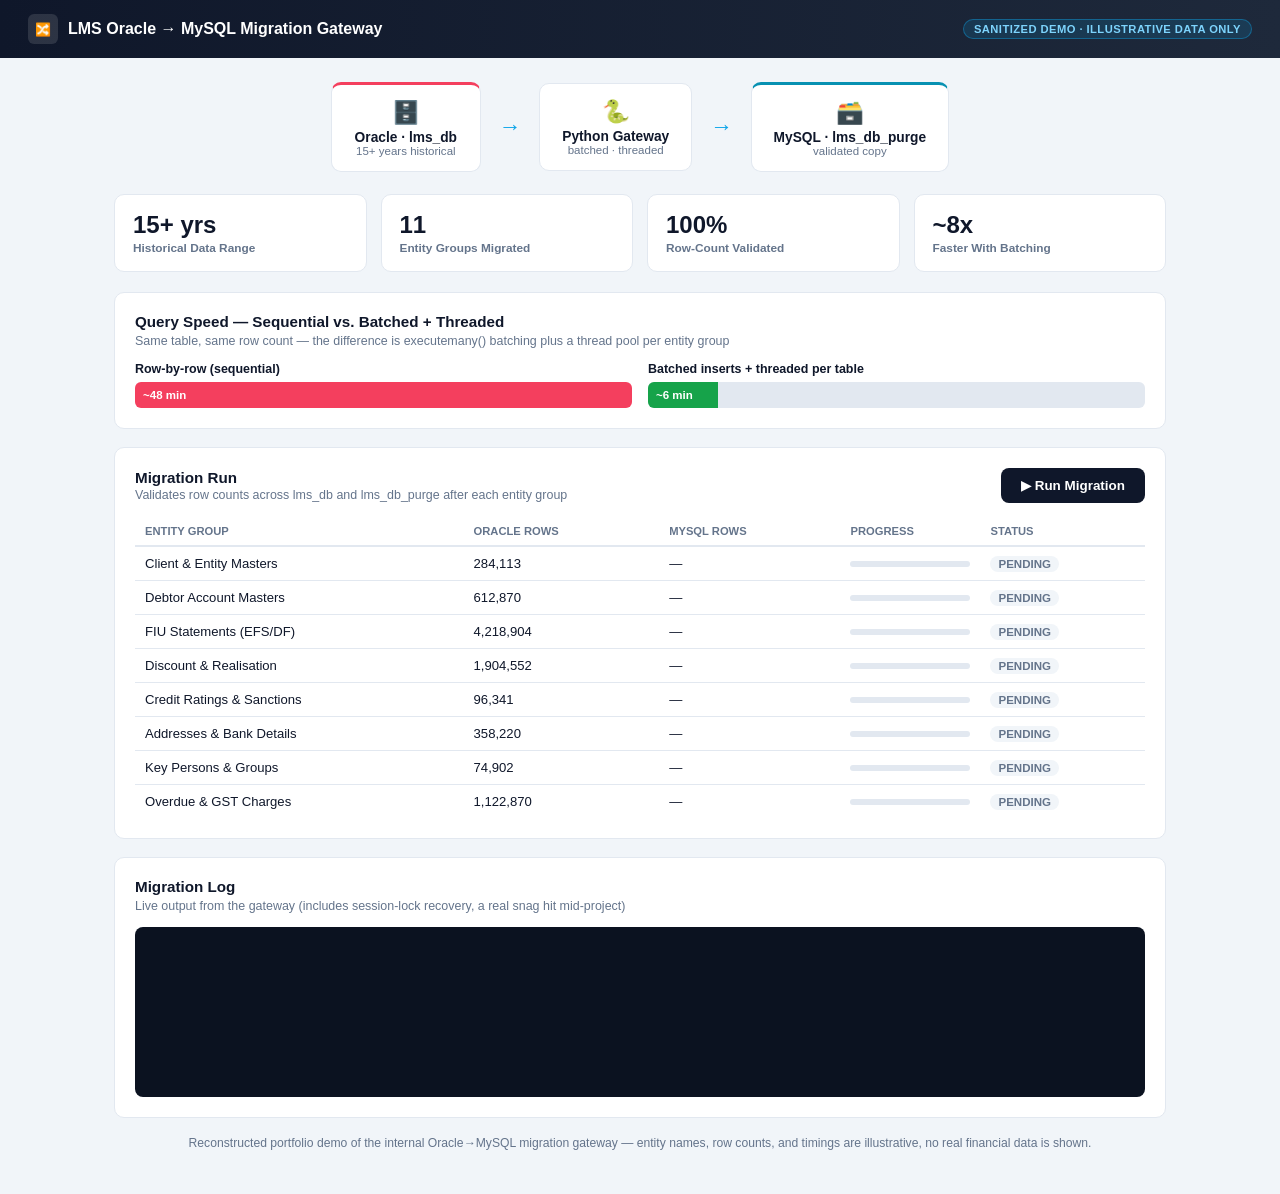
<file: demo-migration-gateway.html>
<!DOCTYPE html>
<html lang="en">
<head>
<meta charset="UTF-8">
<meta name="viewport" content="width=device-width, initial-scale=1.0">
<title>LMS Oracle → MySQL Migration Gateway — Demo</title>
<style>
  :root {
    --slate: #0f172a; --slate-2: #1e293b; --accent: #0ea5e9; --oracle: #f43f5e; --mysql: #0891b2; --green: #16a34a; --amber: #d97706;
    --bg: #f1f5f9; --panel: #ffffff; --border: #e2e8f0; --text: #0f172a; --text-dim: #64748b;
  }
  * { box-sizing: border-box; }
  body { margin: 0; font-family: 'Segoe UI', Arial, sans-serif; background: var(--bg); color: var(--text); }

  .topbar { background: linear-gradient(90deg, var(--slate), var(--slate-2)); color: #fff; padding: 14px 28px; display: flex; align-items: center; justify-content: space-between; flex-wrap: wrap; gap: 10px; }
  .topbar__brand { display: flex; align-items: center; gap: 10px; font-weight: 700; }
  .topbar__brand .logo { width: 30px; height: 30px; border-radius: 6px; background: rgba(255,255,255,0.12); display: flex; align-items: center; justify-content: center; font-size: 0.8rem; }
  .demo-badge { background: rgba(14,165,233,0.15); color: #7dd3fc; border: 1px solid rgba(14,165,233,0.4); padding: 3px 10px; border-radius: 999px; font-size: 0.7rem; font-weight: 700; letter-spacing: 0.04em; }

  .wrap { max-width: 1100px; margin: 0 auto; padding: 24px; }

  .flow-row { display: flex; align-items: center; justify-content: center; gap: 18px; margin-bottom: 22px; }
  .flow-node { background: var(--panel); border: 1px solid var(--border); border-radius: 10px; padding: 14px 22px; text-align: center; min-width: 150px; }
  .flow-node .db-icon { font-size: 1.4rem; }
  .flow-node .db-name { font-weight: 700; font-size: 0.86rem; margin-top: 4px; }
  .flow-node .db-sub { font-size: 0.72rem; color: var(--text-dim); }
  .flow-node.oracle { border-top: 3px solid var(--oracle); }
  .flow-node.mysql { border-top: 3px solid var(--mysql); }
  .flow-arrow { font-size: 1.4rem; color: var(--accent); }

  .stat-row { display: grid; grid-template-columns: repeat(auto-fit, minmax(160px, 1fr)); gap: 14px; margin-bottom: 20px; }
  .stat-card { background: var(--panel); border: 1px solid var(--border); border-radius: 10px; padding: 16px 18px; }
  .stat-card .num { font-size: 1.5rem; font-weight: 800; color: var(--slate); }
  .stat-card .lbl { font-size: 0.74rem; color: var(--text-dim); font-weight: 600; margin-top: 2px; }

  .panel-box { background: var(--panel); border: 1px solid var(--border); border-radius: 10px; padding: 20px; margin-bottom: 18px; }
  .panel-box h3 { margin: 0 0 4px; font-size: 0.95rem; }
  .panel-box .sub { font-size: 0.78rem; color: var(--text-dim); margin-bottom: 14px; }

  .btn-run { background: var(--slate); color: #fff; border: none; padding: 10px 20px; border-radius: 8px; font-weight: 700; font-size: 0.84rem; cursor: pointer; }
  .btn-run:disabled { background: #cbd5e1; cursor: not-allowed; }

  table.mig-table { width: 100%; border-collapse: collapse; font-size: 0.82rem; margin-top: 14px; }
  table.mig-table th { text-align: left; color: var(--text-dim); font-weight: 600; padding: 8px 10px; border-bottom: 2px solid var(--border); font-size: 0.7rem; text-transform: uppercase; }
  table.mig-table td { padding: 9px 10px; border-bottom: 1px solid var(--border); }
  table.mig-table tr:last-child td { border-bottom: none; }
  .mini-bar-track { width: 100%; height: 6px; border-radius: 999px; background: var(--border); overflow: hidden; }
  .mini-bar-fill { height: 100%; background: linear-gradient(90deg, var(--oracle), var(--mysql)); width: 0%; transition: width 0.5s ease; }
  .row-status { font-size: 0.72rem; font-weight: 700; padding: 2px 8px; border-radius: 999px; }
  .row-status.pending { background: #f1f5f9; color: #64748b; }
  .row-status.running { background: #e0f2fe; color: #0369a1; }
  .row-status.ok { background: #dcfce7; color: #166534; }
  .row-status.mismatch { background: #fef2f2; color: #b91c1c; }

  .speed-compare { display: flex; gap: 16px; }
  .speed-col { flex: 1; }
  .speed-col .label { font-size: 0.78rem; font-weight: 700; margin-bottom: 6px; }
  .speed-track { height: 26px; border-radius: 6px; background: var(--border); overflow: hidden; position: relative; }
  .speed-fill { height: 100%; display: flex; align-items: center; padding-left: 8px; color: #fff; font-size: 0.72rem; font-weight: 700; }
  .speed-fill.slow { background: var(--oracle); width: 100%; }
  .speed-fill.fast { background: var(--green); width: 14%; }

  .log-box {
    background: #0b1220; color: #a3e635; font-family: 'Consolas', monospace; font-size: 0.78rem;
    border-radius: 8px; padding: 14px 16px; height: 170px; overflow-y: auto; line-height: 1.6;
  }
  .log-box .dim { color: #64748b; }
  .log-box .ok { color: #4ade80; }
  .log-box .warn { color: #fbbf24; }

  .footnote { text-align: center; color: var(--text-dim); font-size: 0.76rem; margin: 6px 0 20px; }
</style>
</head>
<body>

<div class="topbar">
  <div class="topbar__brand"><div class="logo">🔀</div> LMS Oracle → MySQL Migration Gateway</div>
  <span class="demo-badge">SANITIZED DEMO · ILLUSTRATIVE DATA ONLY</span>
</div>

<div class="wrap">

  <div class="flow-row">
    <div class="flow-node oracle"><div class="db-icon">🗄️</div><div class="db-name">Oracle · lms_db</div><div class="db-sub">15+ years historical</div></div>
    <div class="flow-arrow">→</div>
    <div class="flow-node"><div class="db-icon">🐍</div><div class="db-name">Python Gateway</div><div class="db-sub">batched · threaded</div></div>
    <div class="flow-arrow">→</div>
    <div class="flow-node mysql"><div class="db-icon">🗃️</div><div class="db-name">MySQL · lms_db_purge</div><div class="db-sub">validated copy</div></div>
  </div>

  <div class="stat-row">
    <div class="stat-card"><div class="num">15+ yrs</div><div class="lbl">Historical Data Range</div></div>
    <div class="stat-card"><div class="num">11</div><div class="lbl">Entity Groups Migrated</div></div>
    <div class="stat-card"><div class="num">100%</div><div class="lbl">Row-Count Validated</div></div>
    <div class="stat-card"><div class="num">~8x</div><div class="lbl">Faster With Batching</div></div>
  </div>

  <div class="panel-box">
    <h3>Query Speed — Sequential vs. Batched + Threaded</h3>
    <div class="sub">Same table, same row count — the difference is executemany() batching plus a thread pool per entity group</div>
    <div class="speed-compare">
      <div class="speed-col">
        <div class="label">Row-by-row (sequential)</div>
        <div class="speed-track"><div class="speed-fill slow">~48 min</div></div>
      </div>
      <div class="speed-col">
        <div class="label">Batched inserts + threaded per table</div>
        <div class="speed-track"><div class="speed-fill fast">~6 min</div></div>
      </div>
    </div>
  </div>

  <div class="panel-box">
    <div style="display:flex; justify-content:space-between; align-items:center; flex-wrap:wrap; gap:10px;">
      <div>
        <h3 style="margin-bottom:2px;">Migration Run</h3>
        <div class="sub" style="margin-bottom:0;">Validates row counts across lms_db and lms_db_purge after each entity group</div>
      </div>
      <button class="btn-run" id="btnRun">▶ Run Migration</button>
    </div>
    <table class="mig-table">
      <thead><tr><th>Entity Group</th><th>Oracle Rows</th><th>MySQL Rows</th><th style="width:140px;">Progress</th><th>Status</th></tr></thead>
      <tbody id="migBody"></tbody>
    </table>
  </div>

  <div class="panel-box">
    <h3>Migration Log</h3>
    <div class="sub">Live output from the gateway (includes session-lock recovery, a real snag hit mid-project)</div>
    <div class="log-box" id="logBox"></div>
  </div>

  <p class="footnote">Reconstructed portfolio demo of the internal Oracle→MySQL migration gateway — entity names, row counts, and timings are illustrative, no real financial data is shown.</p>
</div>

<script>
  const entities = [
    { name: 'Client & Entity Masters', oracle: 284113, mysql: 0 },
    { name: 'Debtor Account Masters', oracle: 612870, mysql: 0 },
    { name: 'FIU Statements (EFS/DF)', oracle: 4218904, mysql: 0 },
    { name: 'Discount & Realisation', oracle: 1904552, mysql: 0 },
    { name: 'Credit Ratings & Sanctions', oracle: 96341, mysql: 0 },
    { name: 'Addresses & Bank Details', oracle: 358220, mysql: 0 },
    { name: 'Key Persons & Groups', oracle: 74902, mysql: 0 },
    { name: 'Overdue & GST Charges', oracle: 1122870, mysql: 0 },
  ];

  function renderTable() {
    document.getElementById('migBody').innerHTML = entities.map((e, i) => `
      <tr data-i="${i}">
        <td>${e.name}</td>
        <td>${e.oracle.toLocaleString()}</td>
        <td class="mysql-count">${e.mysql ? e.mysql.toLocaleString() : '—'}</td>
        <td><div class="mini-bar-track"><div class="mini-bar-fill" style="width:${e.mysql ? 100 : 0}%"></div></div></td>
        <td class="status-cell"><span class="row-status pending">PENDING</span></td>
      </tr>`).join('');
  }
  renderTable();

  const logBox = document.getElementById('logBox');
  function log(msg, cls) {
    const line = document.createElement('div');
    if (cls) line.className = cls;
    line.textContent = msg;
    logBox.appendChild(line);
    logBox.scrollTop = logBox.scrollHeight;
  }

  document.getElementById('btnRun').addEventListener('click', function () {
    this.disabled = true;
    this.textContent = '⏳ Running…';
    logBox.innerHTML = '';
    log('$ python run_migration.py --validate', 'dim');
    log('Connecting to Oracle (lms_db)…', 'dim');
    log('Connecting to MySQL (lms_db_purge)…', 'dim');

    let i = 0;
    function runNext() {
      if (i >= entities.length) {
        log('✓ All entity groups migrated and validated — 0 mismatches.', 'ok');
        document.getElementById('btnRun').textContent = '↺ Re-run Migration';
        document.getElementById('btnRun').disabled = false;
        return;
      }
      const e = entities[i];
      const row = document.querySelector(`tr[data-i="${i}"]`);
      const statusCell = row.querySelector('.status-cell');
      const fill = row.querySelector('.mini-bar-fill');
      statusCell.innerHTML = '<span class="row-status running">MIGRATING</span>';
      log(`→ Migrating "${e.name}" (${e.oracle.toLocaleString()} rows, batched executemany, 4 threads)…`);

      // simulate the real Oracle session-lock issue they had to handle
      const hitLock = e.name.includes('FIU Statements');
      const delay = hitLock ? 1400 : 700;

      setTimeout(() => {
        if (hitLock) {
          log('  ⚠ ORA-00054: resource busy (locked session) — retrying with kill_oracle_sessions.py', 'warn');
        }
        fill.style.width = '100%';
        e.mysql = e.oracle;
        row.querySelector('.mysql-count').textContent = e.mysql.toLocaleString();
        statusCell.innerHTML = '<span class="row-status ok">✓ VALIDATED</span>';
        log(`  ✓ ${e.name}: ${e.oracle.toLocaleString()} = ${e.mysql.toLocaleString()} rows — match.`, 'ok');
        i++;
        runNext();
      }, delay);
    }
    runNext();
  });
</script>
</body>
</html>
</file>
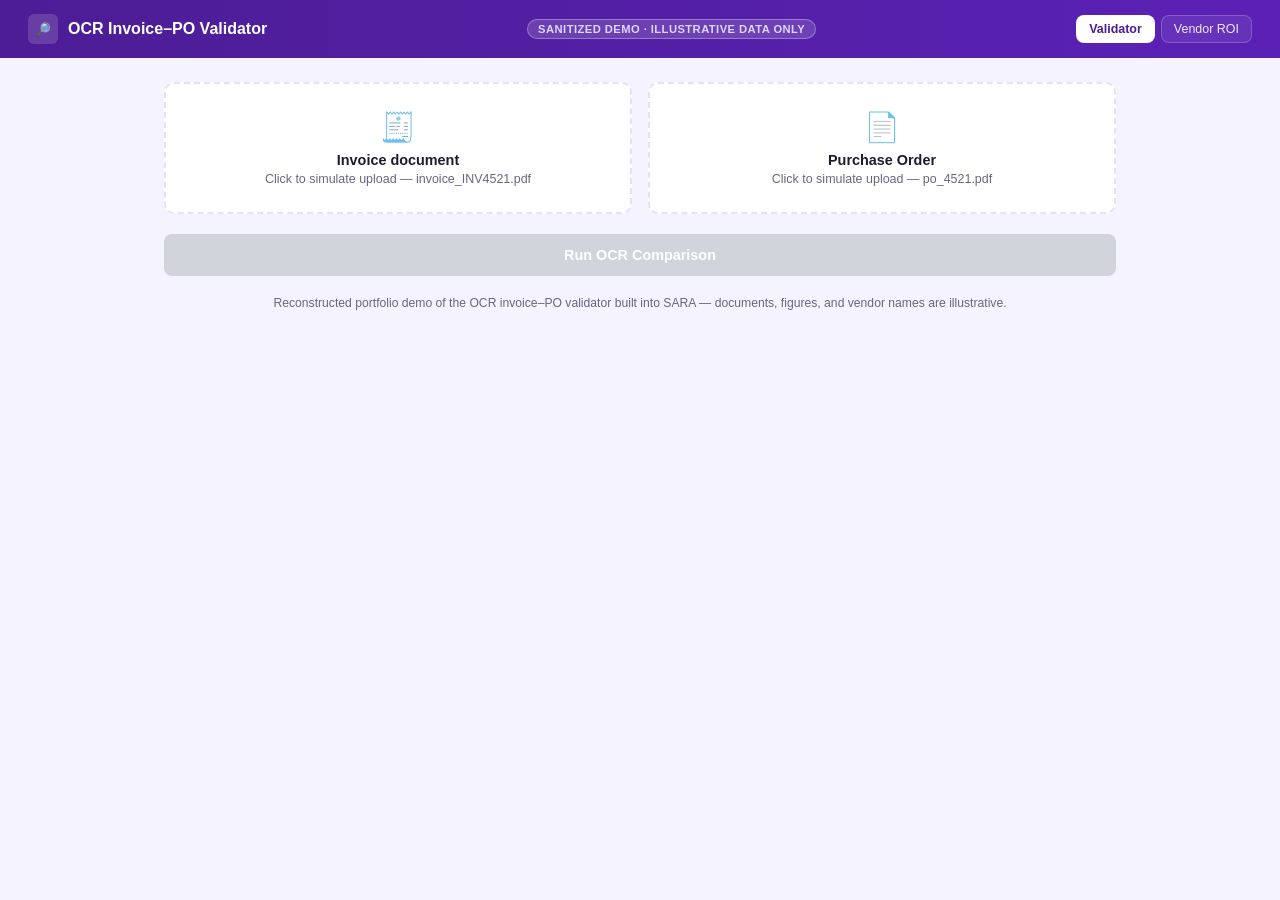
<file: demo-ocr-validator.html>
<!DOCTYPE html>
<html lang="en">
<head>
<meta charset="UTF-8">
<meta name="viewport" content="width=device-width, initial-scale=1.0">
<title>OCR Invoice–PO Validator — Demo</title>
<style>
  :root {
    --violet: #4c1d95; --violet-2: #5b21b6; --accent: #7c3aed; --cyan: #0891b2; --green: #16a34a; --red: #dc2626;
    --bg: #f5f3ff; --panel: #ffffff; --border: #e5e0f5; --text: #1e1b2e; --text-dim: #6b6480;
  }
  * { box-sizing: border-box; }
  body { margin: 0; font-family: 'Segoe UI', Arial, sans-serif; background: var(--bg); color: var(--text); }

  .topbar { background: linear-gradient(90deg, var(--violet), var(--violet-2)); color: #fff; padding: 14px 28px; display: flex; align-items: center; justify-content: space-between; flex-wrap: wrap; gap: 10px; }
  .topbar__brand { display: flex; align-items: center; gap: 10px; font-weight: 700; }
  .topbar__brand .logo { width: 30px; height: 30px; border-radius: 6px; background: rgba(255,255,255,0.15); display: flex; align-items: center; justify-content: center; font-size: 0.8rem; }
  .demo-badge { background: rgba(255,255,255,0.15); color: #ddd6fe; border: 1px solid rgba(255,255,255,0.3); padding: 3px 10px; border-radius: 999px; font-size: 0.7rem; font-weight: 700; letter-spacing: 0.04em; }
  .tab-switch { display: flex; gap: 6px; }
  .tab-switch button { background: rgba(255,255,255,0.08); border: 1px solid rgba(255,255,255,0.2); color: #ede9fe; padding: 6px 12px; border-radius: 8px; font-size: 0.78rem; cursor: pointer; }
  .tab-switch button.is-active { background: #fff; color: var(--violet); font-weight: 700; }

  .wrap { max-width: 1000px; margin: 0 auto; padding: 24px; }
  .view { display: none; }
  .view.is-active { display: block; }

  .upload-row { display: grid; grid-template-columns: 1fr 1fr; gap: 16px; margin-bottom: 20px; }
  @media (max-width: 700px) { .upload-row { grid-template-columns: 1fr; } }
  .upload-card { background: var(--panel); border: 2px dashed var(--border); border-radius: 10px; padding: 26px; text-align: center; cursor: pointer; transition: border-color 0.15s ease; }
  .upload-card:hover { border-color: var(--accent); }
  .upload-card.is-uploaded { border-style: solid; border-color: var(--green); background: #f0fdf4; }
  .upload-card .icon { font-size: 1.8rem; margin-bottom: 8px; }
  .upload-card .title { font-weight: 700; font-size: 0.9rem; }
  .upload-card .sub { font-size: 0.78rem; color: var(--text-dim); margin-top: 4px; }

  .btn-run { display: block; width: 100%; background: var(--accent); color: #fff; border: none; padding: 13px; border-radius: 8px; font-weight: 700; font-size: 0.9rem; cursor: pointer; margin-bottom: 20px; }
  .btn-run:disabled { background: #d1d5db; cursor: not-allowed; }

  .progress-wrap { background: var(--panel); border: 1px solid var(--border); border-radius: 10px; padding: 20px; margin-bottom: 20px; display: none; }
  .progress-wrap.is-visible { display: block; }
  .progress-wrap .label { font-size: 0.84rem; margin-bottom: 10px; color: var(--text-dim); }
  .progress-track { height: 8px; border-radius: 999px; background: #ede9fe; overflow: hidden; }
  .progress-fill { height: 100%; width: 0%; background: linear-gradient(90deg, var(--accent), var(--cyan)); transition: width 0.3s ease; }

  .result-box { background: var(--panel); border: 1px solid var(--border); border-radius: 10px; padding: 20px; margin-bottom: 20px; display: none; }
  .result-box.is-visible { display: block; }
  .result-head { display: flex; justify-content: space-between; align-items: center; margin-bottom: 16px; flex-wrap: wrap; gap: 10px; }
  .result-head h3 { margin: 0; font-size: 0.98rem; }
  .score-pill { padding: 6px 14px; border-radius: 999px; font-weight: 800; font-size: 0.9rem; }
  .score-pill.high { background: #dcfce7; color: #166534; }
  .score-pill.low { background: #fee2e2; color: #991b1b; }

  table.match-table { width: 100%; border-collapse: collapse; font-size: 0.84rem; }
  table.match-table th { text-align: left; color: var(--text-dim); font-weight: 600; padding: 8px 10px; border-bottom: 2px solid var(--border); font-size: 0.72rem; text-transform: uppercase; }
  table.match-table td { padding: 10px; border-bottom: 1px solid var(--border); }
  .match-icon.ok { color: var(--green); font-weight: 800; }
  .match-icon.bad { color: var(--red); font-weight: 800; }
  .mismatch-cell { color: var(--red); font-weight: 600; }

  .roi-grid { display: grid; grid-template-columns: 1fr 1fr; gap: 16px; }
  @media (max-width: 700px) { .roi-grid { grid-template-columns: 1fr; } }
  .roi-card { background: var(--panel); border: 1px solid var(--border); border-radius: 10px; padding: 20px; }
  .roi-card h3 { margin: 0 0 14px; font-size: 0.95rem; }
  .roi-card .provider-tag { display: inline-block; font-size: 0.72rem; font-weight: 700; padding: 3px 10px; border-radius: 999px; margin-bottom: 12px; }
  .roi-card.a .provider-tag { background: #ede9fe; color: #5b21b6; }
  .roi-card.b .provider-tag { background: #cffafe; color: #155e75; }
  .roi-metric { display: flex; justify-content: space-between; padding: 8px 0; border-bottom: 1px solid var(--border); font-size: 0.86rem; }
  .roi-metric:last-child { border-bottom: none; }
  .roi-metric .val { font-weight: 700; }
  .roi-verdict { margin-top: 14px; padding: 10px 12px; background: #f0fdf4; border-radius: 8px; font-size: 0.82rem; color: #166534; font-weight: 600; }

  .footnote { text-align: center; color: var(--text-dim); font-size: 0.76rem; margin: 6px 0 20px; }
</style>
</head>
<body>

<div class="topbar">
  <div class="topbar__brand"><div class="logo">🔎</div> OCR Invoice–PO Validator</div>
  <span class="demo-badge">SANITIZED DEMO · ILLUSTRATIVE DATA ONLY</span>
  <div class="tab-switch" id="tabSwitch">
    <button class="is-active" data-view="validator">Validator</button>
    <button data-view="roi">Vendor ROI</button>
  </div>
</div>

<div class="wrap">

  <div class="view is-active" id="viewValidator">
    <div class="upload-row">
      <div class="upload-card" id="uploadInvoice">
        <div class="icon">🧾</div>
        <div class="title">Invoice document</div>
        <div class="sub">Click to simulate upload — invoice_INV4521.pdf</div>
      </div>
      <div class="upload-card" id="uploadPO">
        <div class="icon">📄</div>
        <div class="title">Purchase Order</div>
        <div class="sub">Click to simulate upload — po_4521.pdf</div>
      </div>
    </div>

    <button class="btn-run" id="btnRun" disabled>Run OCR Comparison</button>

    <div class="progress-wrap" id="progressWrap">
      <div class="label" id="progressLabel">Extracting fields via OCR…</div>
      <div class="progress-track"><div class="progress-fill" id="progressFill"></div></div>
    </div>

    <div class="result-box" id="resultBox">
      <div class="result-head">
        <h3>Field Comparison</h3>
        <span class="score-pill high" id="scorePill">92% Match</span>
      </div>
      <table class="match-table">
        <thead><tr><th>Field</th><th>Invoice</th><th>Purchase Order</th><th>Match</th></tr></thead>
        <tbody id="matchBody"></tbody>
      </table>
    </div>
  </div>

  <div class="view" id="viewRoi">
    <div class="roi-grid">
      <div class="roi-card a">
        <span class="provider-tag">PROVIDER A</span>
        <h3>Legacy OCR Engine</h3>
        <div class="roi-metric"><span>Accuracy</span><span class="val">91.2%</span></div>
        <div class="roi-metric"><span>Cost / page</span><span class="val">₹1.80</span></div>
        <div class="roi-metric"><span>Avg. processing time</span><span class="val">4.1s</span></div>
        <div class="roi-metric"><span>Manual review rate</span><span class="val">8.8%</span></div>
      </div>
      <div class="roi-card b">
        <span class="provider-tag">PROVIDER B</span>
        <h3>Cloud OCR Engine</h3>
        <div class="roi-metric"><span>Accuracy</span><span class="val">97.6%</span></div>
        <div class="roi-metric"><span>Cost / page</span><span class="val">₹1.15</span></div>
        <div class="roi-metric"><span>Avg. processing time</span><span class="val">1.8s</span></div>
        <div class="roi-metric"><span>Manual review rate</span><span class="val">2.4%</span></div>
      </div>
    </div>
    <div class="roi-verdict">✓ Recommendation delivered to leadership: Provider B — 36% lower cost/page, 2.3x faster, 6.4pt higher accuracy.</div>
  </div>

  <p class="footnote">Reconstructed portfolio demo of the OCR invoice–PO validator built into SARA — documents, figures, and vendor names are illustrative.</p>
</div>

<script>
  document.getElementById('tabSwitch').addEventListener('click', (e) => {
    const btn = e.target.closest('button');
    if (!btn) return;
    document.querySelectorAll('#tabSwitch button').forEach(b => b.classList.remove('is-active'));
    btn.classList.add('is-active');
    document.querySelectorAll('.view').forEach(v => v.classList.remove('is-active'));
    document.getElementById(btn.dataset.view === 'roi' ? 'viewRoi' : 'viewValidator').classList.add('is-active');
  });

  let invoiceUp = false, poUp = false;
  function checkReady() {
    document.getElementById('btnRun').disabled = !(invoiceUp && poUp);
  }
  document.getElementById('uploadInvoice').addEventListener('click', function () {
    invoiceUp = true;
    this.classList.add('is-uploaded');
    this.querySelector('.sub').textContent = '✓ invoice_INV4521.pdf uploaded';
    checkReady();
  });
  document.getElementById('uploadPO').addEventListener('click', function () {
    poUp = true;
    this.classList.add('is-uploaded');
    this.querySelector('.sub').textContent = '✓ po_4521.pdf uploaded';
    checkReady();
  });

  const fields = [
    { name: 'Vendor Name', invoice: 'Coral Bay Exports LLC', po: 'Coral Bay Exports LLC', match: true },
    { name: 'PO Number', invoice: 'PO-4521', po: 'PO-4521', match: true },
    { name: 'Invoice Amount', invoice: '₹ 8,42,000', po: '₹ 8,42,000', match: true },
    { name: 'Invoice Date', invoice: '2026-07-02', po: '2026-06-28', match: false },
    { name: 'Quantity', invoice: '120 units', po: '120 units', match: true },
    { name: 'GST Number', invoice: '27AACCC1234F1Z5', po: '27AACCC1234F1Z5', match: true },
  ];

  document.getElementById('btnRun').addEventListener('click', function () {
    this.disabled = true;
    const wrap = document.getElementById('progressWrap');
    const fill = document.getElementById('progressFill');
    const label = document.getElementById('progressLabel');
    document.getElementById('resultBox').classList.remove('is-visible');
    wrap.classList.add('is-visible');
    fill.style.width = '0%';

    const steps = ['Extracting fields via OCR…', 'Matching invoice fields to PO…', 'Computing match score…'];
    let step = 0;
    label.textContent = steps[0];
    const timer = setInterval(() => {
      step++;
      const pct = Math.min(step * 34, 100);
      fill.style.width = pct + '%';
      if (step < steps.length) label.textContent = steps[step];
      if (pct >= 100) {
        clearInterval(timer);
        setTimeout(() => {
          wrap.classList.remove('is-visible');
          renderResult();
        }, 300);
      }
    }, 550);
  });

  function renderResult() {
    const matches = fields.filter(f => f.match).length;
    const score = Math.round((matches / fields.length) * 100);
    const pill = document.getElementById('scorePill');
    pill.textContent = `${score}% Match`;
    pill.className = `score-pill ${score >= 90 ? 'high' : 'low'}`;
    document.getElementById('matchBody').innerHTML = fields.map(f => `
      <tr>
        <td>${f.name}</td>
        <td>${f.invoice}</td>
        <td class="${f.match ? '' : 'mismatch-cell'}">${f.po}</td>
        <td class="match-icon ${f.match ? 'ok' : 'bad'}">${f.match ? '✓' : '✕'}</td>
      </tr>`).join('');
    document.getElementById('resultBox').classList.add('is-visible');
  }
</script>
</body>
</html>
</file>
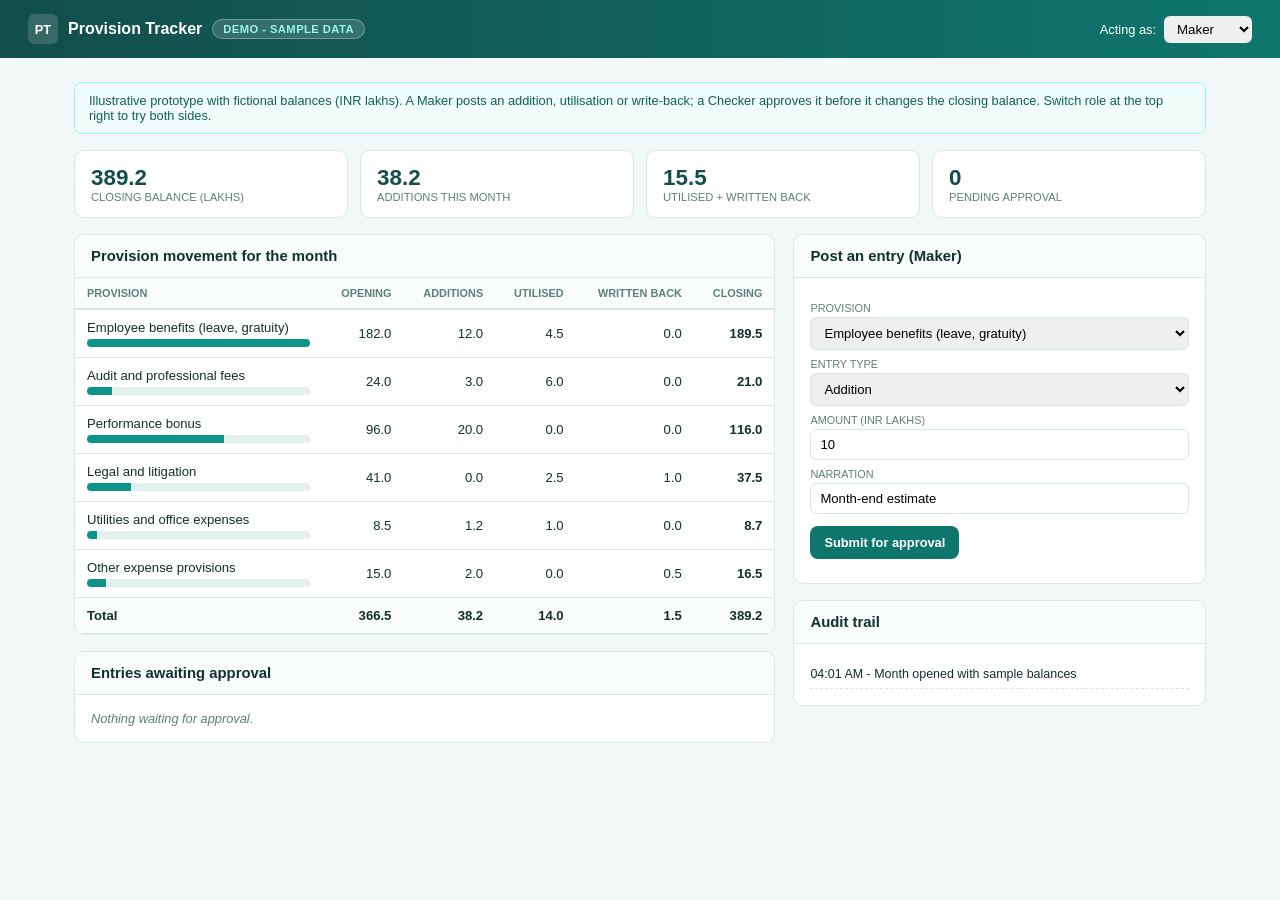
<file: demo-provision-tracker.html>
<!DOCTYPE html>
<html lang="en">
<head>
<meta charset="UTF-8">
<meta name="viewport" content="width=device-width, initial-scale=1.0">
<title>Provision Tracker - Demo</title>
<style>
  :root {
    --deep: #134e4a; --deep-2: #0f766e; --accent: #0d9488; --green: #15803d; --red: #b91c1c; --amber: #b45309;
    --bg: #f2f8f7; --panel: #fff; --border: #d8e8e5; --text: #12302c; --dim: #5f7f7a;
  }
  * { box-sizing: border-box; }
  body { margin: 0; font-family: 'Segoe UI', Arial, sans-serif; background: var(--bg); color: var(--text); }
  .topbar { background: linear-gradient(90deg, var(--deep), var(--deep-2)); color: #fff; padding: 14px 28px; display: flex; justify-content: space-between; align-items: center; flex-wrap: wrap; gap: 10px; }
  .brand { display: flex; align-items: center; gap: 10px; font-weight: 700; }
  .logo { width: 30px; height: 30px; border-radius: 6px; background: rgba(255,255,255,0.15); display: flex; align-items: center; justify-content: center; font-size: 0.8rem; }
  .badge { background: rgba(255,255,255,0.15); color: #99f6e4; border: 1px solid rgba(255,255,255,0.3); padding: 3px 10px; border-radius: 999px; font-size: 0.7rem; font-weight: 700; letter-spacing: 0.04em; }
  .role { font-size: 0.8rem; display: flex; gap: 8px; align-items: center; }
  .role select { padding: 5px 9px; border-radius: 6px; border: 0; }
  .wrap { max-width: 1180px; margin: 0 auto; padding: 24px; }
  .note { background: #f0fdfa; border: 1px solid #99f6e4; color: #115e59; padding: 10px 14px; border-radius: 8px; font-size: 0.8rem; margin-bottom: 16px; }
  .kpis { display: grid; grid-template-columns: repeat(4, 1fr); gap: 12px; margin-bottom: 16px; }
  @media (max-width: 800px) { .kpis { grid-template-columns: repeat(2, 1fr); } }
  .kpi { background: var(--panel); border: 1px solid var(--border); border-radius: 10px; padding: 14px 16px; }
  .kpi .n { font-size: 1.4rem; font-weight: 700; color: var(--deep); } .kpi .l { font-size: 0.7rem; color: var(--dim); text-transform: uppercase; }
  .grid { display: grid; grid-template-columns: 1.7fr 1fr; gap: 18px; align-items: start; }
  @media (max-width: 960px) { .grid { grid-template-columns: 1fr; } }
  .box { background: var(--panel); border: 1px solid var(--border); border-radius: 10px; overflow: hidden; margin-bottom: 16px; }
  .box h3 { margin: 0; padding: 13px 16px; font-size: 0.93rem; border-bottom: 1px solid var(--border); background: #f8fcfb; }
  .pad { padding: 16px; }
  table { width: 100%; border-collapse: collapse; font-size: 0.82rem; }
  th { text-align: right; color: var(--dim); font-size: 0.68rem; text-transform: uppercase; padding: 9px 12px; border-bottom: 2px solid var(--border); background: #f8fcfb; }
  th:first-child, td:first-child { text-align: left; }
  td { padding: 10px 12px; border-bottom: 1px solid var(--border); text-align: right; }
  tfoot td { font-weight: 700; background: #f8fcfb; }
  .bar { height: 8px; background: #e2f0ee; border-radius: 4px; overflow: hidden; margin-top: 4px; }
  .bar i { display: block; height: 100%; background: var(--accent); }
  .form label { font-size: 0.68rem; color: var(--dim); text-transform: uppercase; display: block; margin: 8px 0 3px; }
  .form input, .form select { width: 100%; padding: 7px 9px; border: 1px solid var(--border); border-radius: 6px; font-size: 0.82rem; }
  .btn { background: var(--deep-2); color: #fff; border: 0; padding: 9px 14px; border-radius: 8px; font-size: 0.8rem; font-weight: 600; cursor: pointer; margin-top: 12px; }
  .btn.sm { padding: 4px 10px; margin: 0; font-size: 0.72rem; }
  .btn.alt { background: #fff; color: var(--deep-2); border: 1px solid var(--deep-2); }
  .tag { padding: 3px 10px; border-radius: 999px; font-size: 0.7rem; font-weight: 700; }
  .pending { background: #fef3c7; color: #92400e; } .approved { background: #dcfce7; color: #166534; }
  ul.log { list-style: none; margin: 0; padding: 0; font-size: 0.78rem; max-height: 240px; overflow: auto; }
  ul.log li { padding: 7px 0; border-bottom: 1px dashed var(--border); }
  .none { color: var(--dim); font-style: italic; font-size: 0.8rem; }
  td.l { text-align: left; }
</style>
</head>
<body>
<div class="topbar">
  <div class="brand"><div class="logo">PT</div> Provision Tracker <span class="badge">DEMO - SAMPLE DATA</span></div>
  <div class="role">Acting as: <select id="role"><option>Maker</option><option>Checker</option></select></div>
</div>

<div class="wrap">
  <div class="note">Illustrative prototype with fictional balances (INR lakhs). A Maker posts an addition, utilisation or write-back; a Checker approves it before it changes the closing balance. Switch role at the top right to try both sides.</div>

  <div class="kpis" id="kpis"></div>

  <div class="grid">
    <div>
      <div class="box">
        <h3>Provision movement for the month</h3>
        <table>
          <thead><tr><th>Provision</th><th>Opening</th><th>Additions</th><th>Utilised</th><th>Written back</th><th>Closing</th></tr></thead>
          <tbody id="rows"></tbody>
          <tfoot id="foot"></tfoot>
        </table>
      </div>
      <div class="box">
        <h3>Entries awaiting approval</h3>
        <div class="pad" id="queue"></div>
      </div>
    </div>
    <div>
      <div class="box">
        <h3>Post an entry (Maker)</h3>
        <div class="pad form">
          <label>Provision</label><select id="eProv"></select>
          <label>Entry type</label>
          <select id="eType"><option value="add">Addition</option><option value="use">Utilisation</option><option value="wb">Write-back</option></select>
          <label>Amount (INR lakhs)</label><input type="number" id="eAmt" value="10">
          <label>Narration</label><input type="text" id="eNote" value="Month-end estimate">
          <button class="btn" id="eSave">Submit for approval</button>
          <div id="eMsg" class="none" style="margin-top:8px"></div>
        </div>
      </div>
      <div class="box">
        <h3>Audit trail</h3>
        <div class="pad"><ul class="log" id="log"></ul></div>
      </div>
    </div>
  </div>
</div>

<script>
(function () {
  var $ = function (id) { return document.getElementById(id); };
  var n1 = function (x) { return x.toLocaleString('en-IN', { minimumFractionDigits: 1, maximumFractionDigits: 1 }); };
  var P = [
    { n: 'Employee benefits (leave, gratuity)', o: 182.0, a: 12.0, u: 4.5, w: 0 },
    { n: 'Audit and professional fees', o: 24.0, a: 3.0, u: 6.0, w: 0 },
    { n: 'Performance bonus', o: 96.0, a: 20.0, u: 0, w: 0 },
    { n: 'Legal and litigation', o: 41.0, a: 0, u: 2.5, w: 1.0 },
    { n: 'Utilities and office expenses', o: 8.5, a: 1.2, u: 1.0, w: 0 },
    { n: 'Other expense provisions', o: 15.0, a: 2.0, u: 0, w: 0.5 }
  ];
  var queue = [], logs = [], role = 'Maker', seq = 1;
  function t() { return new Date().toLocaleTimeString([], { hour: '2-digit', minute: '2-digit' }); }
  function log(m) { logs.unshift(t() + ' - ' + m); $('log').innerHTML = logs.map(function (x) { return '<li>' + x + '</li>'; }).join(''); }
  function close(p) { return p.o + p.a - p.u - p.w; }

  function render() {
    var to = 0, ta = 0, tu = 0, tw = 0, tc = 0, h = '', max = 1;
    P.forEach(function (p) { max = Math.max(max, close(p)); });
    P.forEach(function (p) {
      to += p.o; ta += p.a; tu += p.u; tw += p.w; tc += close(p);
      h += '<tr><td class="l">' + p.n + '<div class="bar"><i style="width:' + (close(p) / max * 100) + '%"></i></div></td><td>' + n1(p.o) + '</td><td>' + n1(p.a) + '</td><td>' + n1(p.u) + '</td><td>' + n1(p.w) + '</td><td><b>' + n1(close(p)) + '</b></td></tr>';
    });
    $('rows').innerHTML = h;
    $('foot').innerHTML = '<tr><td class="l">Total</td><td>' + n1(to) + '</td><td>' + n1(ta) + '</td><td>' + n1(tu) + '</td><td>' + n1(tw) + '</td><td>' + n1(tc) + '</td></tr>';
    $('kpis').innerHTML =
      '<div class="kpi"><div class="n">' + n1(tc) + '</div><div class="l">Closing balance (lakhs)</div></div>' +
      '<div class="kpi"><div class="n">' + n1(ta) + '</div><div class="l">Additions this month</div></div>' +
      '<div class="kpi"><div class="n">' + n1(tu + tw) + '</div><div class="l">Utilised + written back</div></div>' +
      '<div class="kpi"><div class="n">' + queue.length + '</div><div class="l">Pending approval</div></div>';
    var q = queue.length ? '<table><thead><tr><th>Ref</th><th>Provision</th><th>Type</th><th>Amount</th><th>Narration</th><th></th></tr></thead><tbody>' +
      queue.map(function (e, i) {
        var act = role === 'Checker' ? '<button class="btn sm" data-a="ok" data-i="' + i + '">Approve</button> <button class="btn sm alt" data-a="no" data-i="' + i + '">Reject</button>' : '<span class="tag pending">awaiting Checker</span>';
        return '<tr><td class="l">E-' + e.id + '</td><td class="l">' + P[e.p].n + '</td><td>' + ({ add: 'Addition', use: 'Utilisation', wb: 'Write-back' })[e.t] + '</td><td>' + n1(e.amt) + '</td><td class="l">' + e.note + '</td><td>' + act + '</td></tr>';
      }).join('') + '</tbody></table>' : '<div class="none">Nothing waiting for approval.</div>';
    $('queue').innerHTML = q;
    Array.prototype.forEach.call($('queue').querySelectorAll('button[data-a]'), function (b) {
      b.onclick = function () {
        var e = queue.splice(+b.dataset.i, 1)[0];
        if (b.dataset.a === 'ok') {
          var key = { add: 'a', use: 'u', wb: 'w' }[e.t]; P[e.p][key] += e.amt;
          log('Checker approved E-' + e.id + ' (' + e.t + ' ' + n1(e.amt) + ' on ' + P[e.p].n + ')');
        } else log('Checker rejected E-' + e.id);
        render();
      };
    });
  }

  P.forEach(function (p, i) { var o = document.createElement('option'); o.value = i; o.textContent = p.n; $('eProv').appendChild(o); });
  $('role').onchange = function () { role = this.value; render(); };
  $('eSave').onclick = function () {
    var amt = parseFloat($('eAmt').value), p = +$('eProv').value, ty = $('eType').value;
    if (!(amt > 0)) { $('eMsg').textContent = 'Enter an amount above zero.'; return; }
    if ((ty === 'use' || ty === 'wb') && amt > close(P[p])) { $('eMsg').textContent = 'Amount exceeds the available closing balance of ' + n1(close(P[p])) + ' lakhs.'; return; }
    var e = { id: 100 + seq++, p: p, t: ty, amt: amt, note: $('eNote').value };
    queue.push(e); $('eMsg').textContent = 'Submitted as E-' + e.id + '. Switch to Checker to approve.'; log('Maker submitted E-' + e.id); render();
  };
  log('Month opened with sample balances'); render();
})();
</script>
</body>
</html>
</file>
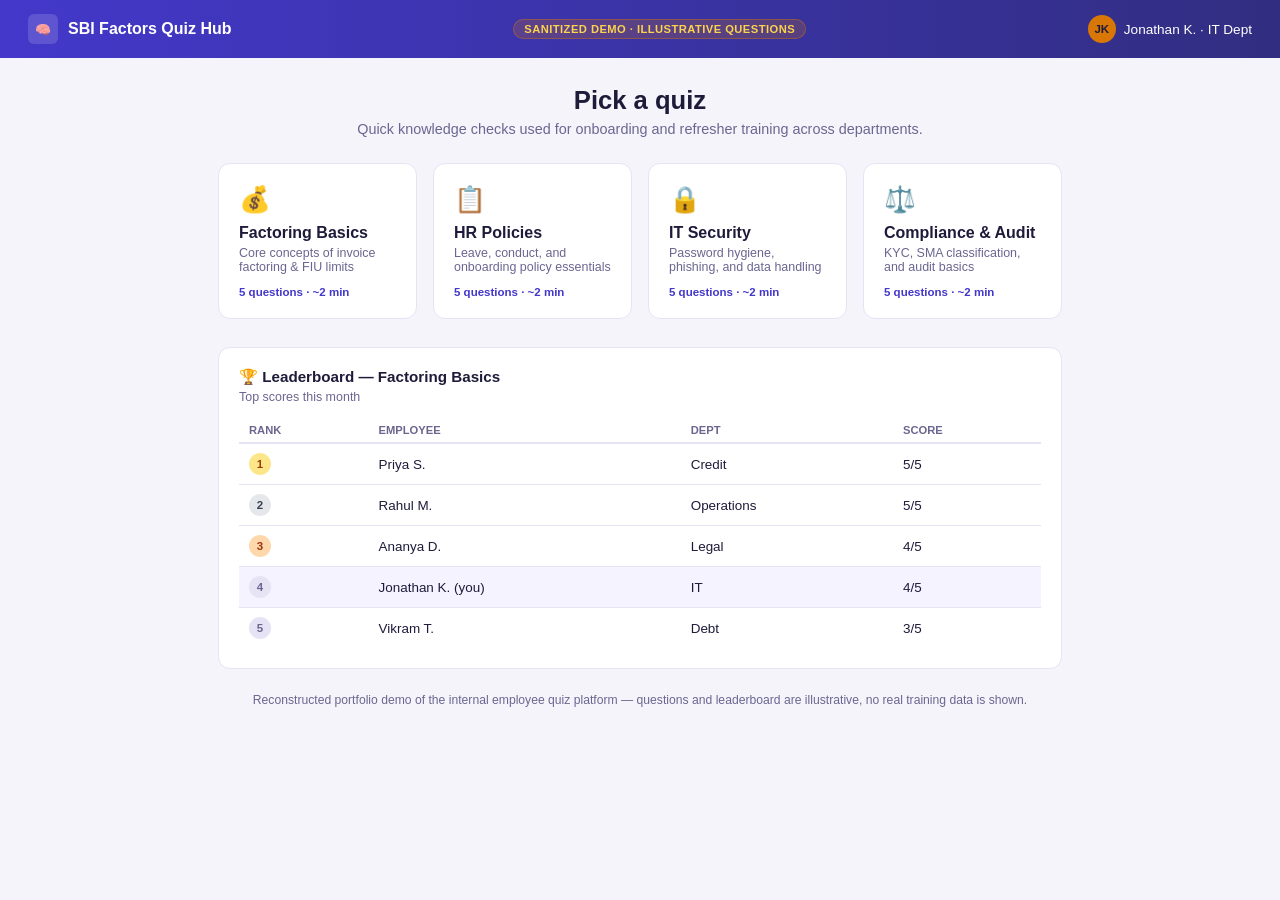
<file: demo-quiz-hub.html>
<!DOCTYPE html>
<html lang="en">
<head>
<meta charset="UTF-8">
<meta name="viewport" content="width=device-width, initial-scale=1.0">
<title>SBI Factors Quiz Hub — Demo</title>
<style>
  :root {
    --indigo: #4338ca; --indigo-2: #312e81; --accent: #6d28d9; --gold: #d97706; --green: #16a34a; --red: #dc2626;
    --bg: #f5f4fb; --panel: #ffffff; --border: #e6e3f5; --text: #1e1b3a; --text-dim: #6b6690;
  }
  * { box-sizing: border-box; }
  body { margin: 0; font-family: 'Segoe UI', Arial, sans-serif; background: var(--bg); color: var(--text); }

  .topbar { background: linear-gradient(90deg, var(--indigo), var(--indigo-2)); color: #fff; padding: 14px 28px; display: flex; align-items: center; justify-content: space-between; flex-wrap: wrap; gap: 10px; }
  .topbar__brand { display: flex; align-items: center; gap: 10px; font-weight: 700; }
  .topbar__brand .logo { width: 30px; height: 30px; border-radius: 6px; background: rgba(255,255,255,0.15); display: flex; align-items: center; justify-content: center; font-size: 0.8rem; }
  .demo-badge { background: rgba(217,119,6,0.2); color: #fcd34d; border: 1px solid rgba(217,119,6,0.4); padding: 3px 10px; border-radius: 999px; font-size: 0.7rem; font-weight: 700; letter-spacing: 0.04em; }
  .user-pill { display: flex; align-items: center; gap: 8px; font-size: 0.85rem; }
  .user-pill .av { width: 28px; height: 28px; border-radius: 50%; background: var(--gold); display: flex; align-items: center; justify-content: center; font-size: 0.72rem; font-weight: 700; color: #1e1b3a; }

  .wrap { max-width: 900px; margin: 0 auto; padding: 28px; }
  .view { display: none; }
  .view.is-active { display: block; }

  /* ---- Home / category select ---- */
  .home-head { text-align: center; margin-bottom: 26px; }
  .home-head h1 { font-size: 1.6rem; margin: 0 0 6px; }
  .home-head p { color: var(--text-dim); font-size: 0.9rem; margin: 0; }

  .cat-grid { display: grid; grid-template-columns: repeat(auto-fit, minmax(190px, 1fr)); gap: 16px; margin-bottom: 28px; }
  .cat-card {
    background: var(--panel); border: 1px solid var(--border); border-radius: 12px; padding: 20px;
    cursor: pointer; transition: transform 0.15s ease, box-shadow 0.15s ease, border-color 0.15s ease;
  }
  .cat-card:hover { transform: translateY(-3px); box-shadow: 0 10px 24px rgba(67,56,202,0.12); border-color: var(--indigo); }
  .cat-card .icon { font-size: 1.6rem; margin-bottom: 10px; }
  .cat-card h3 { margin: 0 0 4px; font-size: 1rem; }
  .cat-card p { margin: 0; font-size: 0.78rem; color: var(--text-dim); }
  .cat-card .meta { margin-top: 12px; font-size: 0.72rem; color: var(--indigo); font-weight: 700; }

  .board { background: var(--panel); border: 1px solid var(--border); border-radius: 12px; padding: 20px; }
  .board h3 { margin: 0 0 4px; font-size: 0.95rem; }
  .board .sub { font-size: 0.78rem; color: var(--text-dim); margin-bottom: 14px; }
  table.lb { width: 100%; border-collapse: collapse; font-size: 0.84rem; }
  table.lb th { text-align: left; color: var(--text-dim); font-weight: 600; padding: 6px 10px; font-size: 0.7rem; text-transform: uppercase; border-bottom: 2px solid var(--border); }
  table.lb td { padding: 9px 10px; border-bottom: 1px solid var(--border); }
  table.lb tr:last-child td { border-bottom: none; }
  table.lb tr.is-you { background: #f5f3ff; }
  .rank-pill { display: inline-flex; width: 22px; height: 22px; border-radius: 50%; align-items: center; justify-content: center; font-size: 0.72rem; font-weight: 800; background: var(--border); color: var(--text-dim); }
  .rank-pill.gold { background: #fde68a; color: #92400e; }
  .rank-pill.silver { background: #e5e7eb; color: #374151; }
  .rank-pill.bronze { background: #fed7aa; color: #9a3412; }

  /* ---- Quiz view ---- */
  .quiz-head { display: flex; justify-content: space-between; align-items: center; margin-bottom: 14px; }
  .quiz-head .cat-name { font-weight: 700; font-size: 0.95rem; }
  .quiz-head .qnum { font-size: 0.8rem; color: var(--text-dim); }
  .timer { font-family: monospace; font-weight: 700; font-size: 0.9rem; color: var(--gold); }

  .progress-track { height: 6px; border-radius: 999px; background: var(--border); overflow: hidden; margin-bottom: 22px; }
  .progress-fill { height: 100%; background: linear-gradient(90deg, var(--indigo), var(--accent)); transition: width 0.3s ease; }

  .q-card { background: var(--panel); border: 1px solid var(--border); border-radius: 12px; padding: 26px; }
  .q-text { font-size: 1.05rem; font-weight: 600; margin: 0 0 20px; line-height: 1.5; }
  .opt-list { display: flex; flex-direction: column; gap: 10px; }
  .opt {
    display: flex; align-items: center; gap: 12px; padding: 13px 16px; border-radius: 9px; border: 1.5px solid var(--border);
    background: #fbfaff; cursor: pointer; font-size: 0.9rem; transition: all 0.15s ease;
  }
  .opt:hover { border-color: var(--indigo); }
  .opt .letter { width: 24px; height: 24px; border-radius: 50%; background: var(--border); display: flex; align-items: center; justify-content: center; font-size: 0.74rem; font-weight: 700; flex-shrink: 0; }
  .opt.is-selected { border-color: var(--indigo); background: #eef2ff; }
  .opt.is-selected .letter { background: var(--indigo); color: #fff; }
  .opt.is-correct { border-color: var(--green); background: #f0fdf4; }
  .opt.is-correct .letter { background: var(--green); color: #fff; }
  .opt.is-wrong { border-color: var(--red); background: #fef2f2; }
  .opt.is-wrong .letter { background: var(--red); color: #fff; }
  .opt.is-disabled { cursor: default; pointer-events: none; }

  .quiz-actions { display: flex; justify-content: flex-end; margin-top: 20px; }
  .btn-next {
    background: var(--indigo); color: #fff; border: none; padding: 11px 24px; border-radius: 8px;
    font-weight: 700; font-size: 0.86rem; cursor: pointer;
  }
  .btn-next:disabled { background: #d1d5db; cursor: not-allowed; }

  /* ---- Results view ---- */
  .result-hero { text-align: center; padding: 30px 20px; }
  .result-hero .score-ring {
    width: 140px; height: 140px; border-radius: 50%; margin: 0 auto 18px; display: flex; align-items: center; justify-content: center;
    background: conic-gradient(var(--indigo) calc(var(--pct) * 1%), var(--border) 0);
    position: relative;
  }
  .result-hero .score-ring::after { content: ''; position: absolute; inset: 12px; border-radius: 50%; background: var(--bg); }
  .result-hero .score-num { position: relative; z-index: 1; font-size: 1.6rem; font-weight: 800; }
  .result-hero h2 { margin: 0 0 6px; }
  .result-hero p { color: var(--text-dim); margin: 0 0 20px; }
  .btn-row { display: flex; gap: 10px; justify-content: center; }
  .btn-secondary, .btn-primary {
    padding: 10px 20px; border-radius: 8px; font-weight: 700; font-size: 0.84rem; cursor: pointer; border: none;
  }
  .btn-primary { background: var(--indigo); color: #fff; }
  .btn-secondary { background: #fff; color: var(--indigo); border: 1.5px solid var(--indigo); }

  .review-list { margin-top: 26px; text-align: left; }
  .review-item { background: var(--panel); border: 1px solid var(--border); border-radius: 10px; padding: 14px 16px; margin-bottom: 10px; font-size: 0.84rem; }
  .review-item .rq { font-weight: 600; margin-bottom: 6px; }
  .review-item .ra { color: var(--text-dim); }
  .review-item .ra.correct { color: var(--green); font-weight: 600; }
  .review-item .ra.wrong { color: var(--red); font-weight: 600; }

  .footnote { text-align: center; color: var(--text-dim); font-size: 0.76rem; margin-top: 24px; padding-bottom: 10px; }
</style>
</head>
<body>

<div class="topbar">
  <div class="topbar__brand"><div class="logo">🧠</div> SBI Factors Quiz Hub</div>
  <span class="demo-badge">SANITIZED DEMO · ILLUSTRATIVE QUESTIONS</span>
  <div class="user-pill"><div class="av">JK</div> Jonathan K. · IT Dept</div>
</div>

<div class="wrap">

  <!-- HOME -->
  <div class="view is-active" id="viewHome">
    <div class="home-head">
      <h1>Pick a quiz</h1>
      <p>Quick knowledge checks used for onboarding and refresher training across departments.</p>
    </div>
    <div class="cat-grid" id="catGrid"></div>
    <div class="board">
      <h3>🏆 Leaderboard — Factoring Basics</h3>
      <div class="sub">Top scores this month</div>
      <table class="lb">
        <thead><tr><th>Rank</th><th>Employee</th><th>Dept</th><th>Score</th></tr></thead>
        <tbody id="lbBody"></tbody>
      </table>
    </div>
  </div>

  <!-- QUIZ -->
  <div class="view" id="viewQuiz">
    <div class="quiz-head">
      <span class="cat-name" id="quizCatName">Category</span>
      <span class="qnum" id="quizQNum">Question 1 / 5</span>
      <span class="timer" id="quizTimer">00:20</span>
    </div>
    <div class="progress-track"><div class="progress-fill" id="quizProgress" style="width:20%"></div></div>
    <div class="q-card">
      <p class="q-text" id="qText">Question text</p>
      <div class="opt-list" id="optList"></div>
      <div class="quiz-actions"><button class="btn-next" id="btnNext" disabled>Next ›</button></div>
    </div>
  </div>

  <!-- RESULTS -->
  <div class="view" id="viewResults">
    <div class="result-hero">
      <div class="score-ring" id="scoreRing" style="--pct:0"><span class="score-num" id="scoreNum">0/5</span></div>
      <h2 id="resultTitle">Quiz complete!</h2>
      <p id="resultSub">You scored well.</p>
      <div class="btn-row">
        <button class="btn-secondary" id="btnRetake">Retake Quiz</button>
        <button class="btn-primary" id="btnHome">Back to Quiz Hub</button>
      </div>
      <div class="review-list" id="reviewList"></div>
    </div>
  </div>

  <p class="footnote">Reconstructed portfolio demo of the internal employee quiz platform — questions and leaderboard are illustrative, no real training data is shown.</p>
</div>

<script>
  const categories = [
    { id: 'factoring', icon: '💰', name: 'Factoring Basics', desc: 'Core concepts of invoice factoring & FIU limits', questions: 5 },
    { id: 'hr', icon: '📋', name: 'HR Policies', desc: 'Leave, conduct, and onboarding policy essentials', questions: 5 },
    { id: 'security', icon: '🔒', name: 'IT Security', desc: 'Password hygiene, phishing, and data handling', questions: 5 },
    { id: 'compliance', icon: '⚖️', name: 'Compliance & Audit', desc: 'KYC, SMA classification, and audit basics', questions: 5 },
  ];

  const questionBank = {
    factoring: [
      { q: 'What does "FIU" stand for in the context of a factoring limit?', opts: ['Factoring Interest Utilised', 'Facility In Use', 'Finance Investment Unit', 'Factoring Instrument Undertaking'], correct: 1 },
      { q: 'In invoice factoring, who is the "assignor"?', opts: ['The bank providing funds', 'The debtor who owes payment', 'The client assigning their receivables', 'The auditor reviewing the ledger'], correct: 2 },
      { q: 'What is a "recourse" factoring arrangement?', opts: ['Client bears risk if the debtor defaults', 'Bank bears all default risk', 'No risk is assigned to anyone', 'Only applies to export factoring'], correct: 0 },
      { q: 'What does NPA stand for?', opts: ['Net Payable Amount', 'Non-Performing Asset', 'New Product Approval', 'Net Profit Analysis'], correct: 1 },
      { q: 'Which department typically monitors SMA classification trends?', opts: ['HR', 'Legal', 'Debt', 'IT'], correct: 2 },
    ],
    hr: [
      { q: 'How many days of notice are typically required before taking planned leave?', opts: ['Same day', 'At least 2 working days', 'No notice needed', '30 days'], correct: 1 },
      { q: 'Who should you contact first for a policy clarification?', opts: ['Any colleague', 'HR department', 'External consultant', 'Social media'], correct: 1 },
      { q: 'What is typically required during onboarding?', opts: ['ID verification & document submission', 'Nothing', 'A written essay', 'A background song'], correct: 0 },
      { q: 'Code of conduct violations should be reported to?', opts: ['HR / reporting manager', 'Kept private', 'Posted online', 'Ignored'], correct: 0 },
      { q: 'What does "professional working proficiency" typically describe?', opts: ['A language skill level', 'A software certification', 'A job title', 'A leave type'], correct: 0 },
    ],
    security: [
      { q: 'What should you do if you receive a suspicious email asking for credentials?', opts: ['Reply with your password', 'Report it to IT and do not click links', 'Forward to colleagues', 'Ignore and delete only'], correct: 1 },
      { q: 'How often should passwords typically be rotated in a secure environment?', opts: ['Never', 'Only if compromised', 'Per company policy (e.g. periodically)', 'Every day'], correct: 2 },
      { q: 'What is "phishing"?', opts: ['A networking technique', 'A social-engineering attack to steal credentials', 'A type of firewall', 'A data backup method'], correct: 1 },
      { q: 'Sensitive client data should be shared via?', opts: ['Personal email', 'Approved secure channels only', 'Public chat groups', 'USB drives freely'], correct: 1 },
      { q: 'What is two-factor authentication?', opts: ['Two separate passwords', 'A password plus a second verification step', 'Logging in twice', 'A type of encryption algorithm'], correct: 1 },
    ],
    compliance: [
      { q: 'What does KYC stand for?', opts: ['Keep Your Contract', 'Know Your Customer', 'Key Yield Calculation', 'Know Your Credit'], correct: 1 },
      { q: 'SMA-2 classification typically indicates overdue days in which range?', opts: ['1-30 days', '31-60 days', '61-90 days', '90+ days (NPA)'], correct: 2 },
      { q: 'Who conducts periodic internal audits?', opts: ['External customers', 'The Audit department', 'IT only', 'No one'], correct: 1 },
      { q: 'What is the purpose of an SLA escalation matrix?', opts: ['To assign parking spots', 'To ensure timely resolution of flagged issues', 'To track vacation days', 'To rank employees'], correct: 1 },
      { q: 'A full audit trail is important because it provides?', opts: ['Faster coffee breaks', 'Accountability and traceability of actions', 'Free advertising', 'Nothing useful'], correct: 1 },
    ],
  };

  const leaderboard = [
    { name: 'Priya S.', dept: 'Credit', score: '5/5' },
    { name: 'Rahul M.', dept: 'Operations', score: '5/5' },
    { name: 'Ananya D.', dept: 'Legal', score: '4/5' },
    { name: 'Jonathan K.', dept: 'IT', score: '4/5', you: true },
    { name: 'Vikram T.', dept: 'Debt', score: '3/5' },
  ];

  let currentCat = null;
  let currentQIndex = 0;
  let selectedOpt = null;
  let answered = false;
  let userAnswers = [];
  let timerInterval = null;
  let timeLeft = 20;

  function showView(id) {
    document.querySelectorAll('.view').forEach(v => v.classList.remove('is-active'));
    document.getElementById(id).classList.add('is-active');
  }

  function renderHome() {
    document.getElementById('catGrid').innerHTML = categories.map(c => `
      <div class="cat-card" data-cat="${c.id}">
        <div class="icon">${c.icon}</div>
        <h3>${c.name}</h3>
        <p>${c.desc}</p>
        <div class="meta">${c.questions} questions · ~2 min</div>
      </div>`).join('');
    document.querySelectorAll('.cat-card').forEach(card => {
      card.addEventListener('click', () => startQuiz(card.dataset.cat));
    });
    document.getElementById('lbBody').innerHTML = leaderboard.map((row, i) => {
      const rankClass = i === 0 ? 'gold' : i === 1 ? 'silver' : i === 2 ? 'bronze' : '';
      return `<tr class="${row.you ? 'is-you' : ''}"><td><span class="rank-pill ${rankClass}">${i + 1}</span></td><td>${row.name}${row.you ? ' (you)' : ''}</td><td>${row.dept}</td><td>${row.score}</td></tr>`;
    }).join('');
  }

  function startQuiz(catId) {
    currentCat = catId;
    currentQIndex = 0;
    userAnswers = [];
    showView('viewQuiz');
    document.getElementById('quizCatName').textContent = categories.find(c => c.id === catId).name;
    renderQuestion();
  }

  function renderQuestion() {
    const qs = questionBank[currentCat];
    const q = qs[currentQIndex];
    selectedOpt = null;
    answered = false;
    document.getElementById('quizQNum').textContent = `Question ${currentQIndex + 1} / ${qs.length}`;
    document.getElementById('quizProgress').style.width = `${((currentQIndex + 1) / qs.length) * 100}%`;
    document.getElementById('qText').textContent = q.q;
    document.getElementById('btnNext').disabled = true;
    document.getElementById('btnNext').textContent = currentQIndex === qs.length - 1 ? 'Finish' : 'Next ›';

    const letters = ['A', 'B', 'C', 'D'];
    document.getElementById('optList').innerHTML = q.opts.map((opt, i) => `
      <div class="opt" data-idx="${i}"><span class="letter">${letters[i]}</span><span>${opt}</span></div>
    `).join('');
    document.querySelectorAll('.opt').forEach(opt => {
      opt.addEventListener('click', () => selectOption(Number(opt.dataset.idx)));
    });

    clearInterval(timerInterval);
    timeLeft = 20;
    document.getElementById('quizTimer').textContent = '00:20';
    timerInterval = setInterval(() => {
      timeLeft--;
      document.getElementById('quizTimer').textContent = `00:${String(Math.max(timeLeft, 0)).padStart(2, '0')}`;
      if (timeLeft <= 0) {
        clearInterval(timerInterval);
        if (!answered) selectOption(-1);
      }
    }, 1000);
  }

  function selectOption(idx) {
    if (answered) return;
    answered = true;
    selectedOpt = idx;
    clearInterval(timerInterval);
    const q = questionBank[currentCat][currentQIndex];
    userAnswers.push({ q: q.q, chosen: idx, correct: q.correct, opts: q.opts });

    document.querySelectorAll('.opt').forEach((opt, i) => {
      opt.classList.add('is-disabled');
      if (i === q.correct) opt.classList.add('is-correct');
      else if (i === idx) opt.classList.add('is-wrong');
    });
    document.getElementById('btnNext').disabled = false;
  }

  document.getElementById('btnNext').addEventListener('click', () => {
    const qs = questionBank[currentCat];
    if (currentQIndex < qs.length - 1) {
      currentQIndex++;
      renderQuestion();
    } else {
      showResults();
    }
  });

  function showResults() {
    showView('viewResults');
    const correctCount = userAnswers.filter(a => a.chosen === a.correct).length;
    const total = userAnswers.length;
    const pct = Math.round((correctCount / total) * 100);
    document.getElementById('scoreRing').style.setProperty('--pct', pct);
    document.getElementById('scoreNum').textContent = `${correctCount}/${total}`;
    document.getElementById('resultTitle').textContent = pct >= 80 ? 'Great work! 🎉' : pct >= 50 ? 'Quiz complete!' : 'Keep practising!';
    document.getElementById('resultSub').textContent = pct >= 80
      ? 'You clearly know this area well.'
      : pct >= 50
      ? 'Solid effort — review the ones you missed below.'
      : 'Have another look at the policy docs and retake when ready.';

    document.getElementById('reviewList').innerHTML = userAnswers.map(a => {
      const gotIt = a.chosen === a.correct;
      const chosenText = a.chosen === -1 ? 'No answer (time up)' : a.opts[a.chosen];
      return `<div class="review-item">
        <div class="rq">${a.q}</div>
        <div class="ra ${gotIt ? 'correct' : 'wrong'}">${gotIt ? '✓ Correct' : '✕ Your answer: ' + chosenText}</div>
        ${!gotIt ? `<div class="ra correct">✓ Correct answer: ${a.opts[a.correct]}</div>` : ''}
      </div>`;
    }).join('');
  }

  document.getElementById('btnRetake').addEventListener('click', () => startQuiz(currentCat));
  document.getElementById('btnHome').addEventListener('click', () => showView('viewHome'));

  renderHome();
</script>
</body>
</html>
</file>
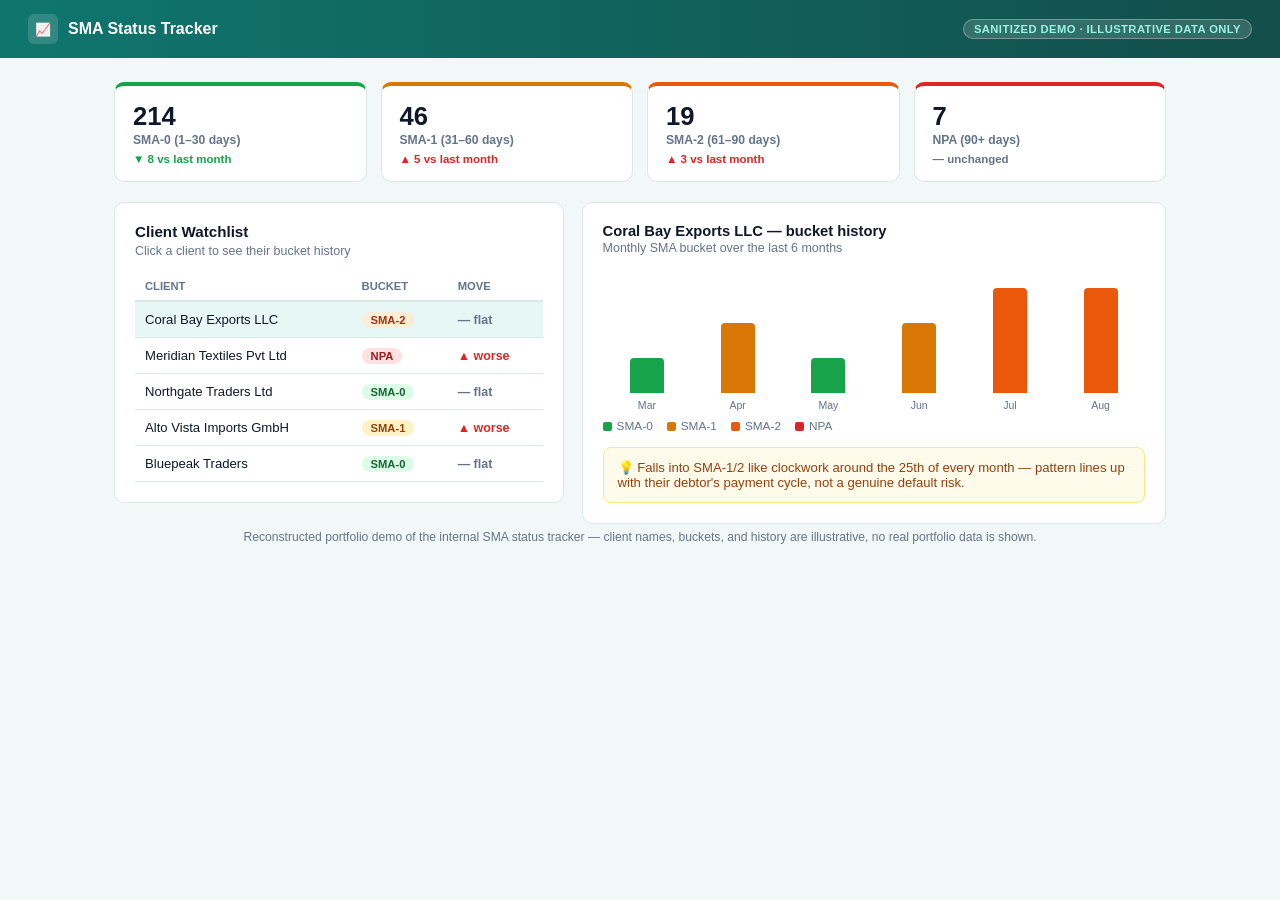
<file: demo-sma-status-tracker.html>
<!DOCTYPE html>
<html lang="en">
<head>
<meta charset="UTF-8">
<meta name="viewport" content="width=device-width, initial-scale=1.0">
<title>SMA Status Tracker — Demo</title>
<style>
  :root {
    --teal: #0f766e; --teal-2: #134e4a; --accent: #0d9488; --amber: #d97706; --red: #dc2626; --green: #16a34a;
    --bg: #f1f8f7; --panel: #ffffff; --border: #dbe8e6; --text: #0f172a; --text-dim: #64748b;
  }
  * { box-sizing: border-box; }
  body { margin: 0; font-family: 'Segoe UI', Arial, sans-serif; background: var(--bg); color: var(--text); }

  .topbar { background: linear-gradient(90deg, var(--teal), var(--teal-2)); color: #fff; padding: 14px 28px; display: flex; align-items: center; justify-content: space-between; flex-wrap: wrap; gap: 10px; }
  .topbar__brand { display: flex; align-items: center; gap: 10px; font-weight: 700; }
  .topbar__brand .logo { width: 30px; height: 30px; border-radius: 6px; background: rgba(255,255,255,0.15); display: flex; align-items: center; justify-content: center; font-size: 0.8rem; }
  .demo-badge { background: rgba(255,255,255,0.15); color: #99f6e4; border: 1px solid rgba(255,255,255,0.3); padding: 3px 10px; border-radius: 999px; font-size: 0.7rem; font-weight: 700; letter-spacing: 0.04em; }

  .wrap { max-width: 1100px; margin: 0 auto; padding: 24px; }

  .bucket-row { display: grid; grid-template-columns: repeat(auto-fit, minmax(150px, 1fr)); gap: 14px; margin-bottom: 20px; }
  .bucket-card { background: var(--panel); border: 1px solid var(--border); border-radius: 10px; padding: 16px 18px; border-top: 4px solid var(--border); }
  .bucket-card.sma0 { border-top-color: #16a34a; }
  .bucket-card.sma1 { border-top-color: #d97706; }
  .bucket-card.sma2 { border-top-color: #ea580c; }
  .bucket-card.npa { border-top-color: #dc2626; }
  .bucket-card .num { font-size: 1.6rem; font-weight: 800; }
  .bucket-card .lbl { font-size: 0.76rem; color: var(--text-dim); font-weight: 600; margin-top: 2px; }
  .bucket-card .trend { font-size: 0.72rem; font-weight: 700; margin-top: 6px; }
  .bucket-card .trend.up { color: var(--red); }
  .bucket-card .trend.down { color: var(--green); }

  .layout { display: grid; grid-template-columns: 1fr 1.3fr; gap: 18px; align-items: start; }
  @media (max-width: 900px) { .layout { grid-template-columns: 1fr; } }

  .panel-box { background: var(--panel); border: 1px solid var(--border); border-radius: 10px; padding: 20px; margin-bottom: 18px; }
  .panel-box h3 { margin: 0 0 4px; font-size: 0.95rem; }
  .panel-box .sub { font-size: 0.78rem; color: var(--text-dim); margin-bottom: 14px; }

  table.client-table { width: 100%; border-collapse: collapse; font-size: 0.82rem; }
  table.client-table th { text-align: left; color: var(--text-dim); font-weight: 600; padding: 8px 10px; border-bottom: 2px solid var(--border); font-size: 0.7rem; text-transform: uppercase; }
  table.client-table td { padding: 10px; border-bottom: 1px solid var(--border); cursor: pointer; }
  table.client-table tr:hover td { background: #f0faf9; }
  table.client-table tr.is-selected td { background: #e6f7f5; }
  .bucket-pill { padding: 2px 9px; border-radius: 999px; font-size: 0.7rem; font-weight: 700; }
  .bucket-pill.sma0 { background: #dcfce7; color: #166534; }
  .bucket-pill.sma1 { background: #fef3c7; color: #92400e; }
  .bucket-pill.sma2 { background: #ffedd5; color: #9a3412; }
  .bucket-pill.npa { background: #fee2e2; color: #991b1b; }
  .move-arrow { font-size: 0.78rem; font-weight: 700; }
  .move-arrow.worse { color: var(--red); }
  .move-arrow.better { color: var(--green); }
  .move-arrow.flat { color: var(--text-dim); }

  .trend-title { font-weight: 700; font-size: 0.92rem; margin-bottom: 2px; }
  .trend-sub { font-size: 0.78rem; color: var(--text-dim); margin-bottom: 16px; }
  .trend-chart { display: flex; align-items: flex-end; gap: 10px; height: 140px; padding: 0 4px 0; margin-bottom: 8px; }
  .trend-col { flex: 1; display: flex; flex-direction: column; align-items: center; justify-content: flex-end; height: 100%; }
  .trend-bar { width: 100%; max-width: 34px; border-radius: 4px 4px 0 0; transition: height 0.4s ease; }
  .trend-bar.b0 { background: #16a34a; }
  .trend-bar.b1 { background: #d97706; }
  .trend-bar.b2 { background: #ea580c; }
  .trend-bar.bnpa { background: #dc2626; }
  .trend-col .month-lbl { font-size: 0.66rem; color: var(--text-dim); margin-top: 6px; }
  .trend-legend { display: flex; gap: 14px; flex-wrap: wrap; font-size: 0.74rem; color: var(--text-dim); }
  .trend-legend span { display: inline-flex; align-items: center; gap: 5px; }
  .trend-legend i { width: 9px; height: 9px; border-radius: 2px; display: inline-block; }

  .insight-box { background: #fffbeb; border: 1px solid #fde68a; border-radius: 8px; padding: 12px 14px; font-size: 0.82rem; color: #92400e; margin-top: 14px; }

  .footnote { text-align: center; color: var(--text-dim); font-size: 0.76rem; margin: 6px 0 20px; }
</style>
</head>
<body>

<div class="topbar">
  <div class="topbar__brand"><div class="logo">📈</div> SMA Status Tracker</div>
  <span class="demo-badge">SANITIZED DEMO · ILLUSTRATIVE DATA ONLY</span>
</div>

<div class="wrap">

  <div class="bucket-row">
    <div class="bucket-card sma0"><div class="num">214</div><div class="lbl">SMA-0 (1–30 days)</div><div class="trend down">▼ 8 vs last month</div></div>
    <div class="bucket-card sma1"><div class="num">46</div><div class="lbl">SMA-1 (31–60 days)</div><div class="trend up">▲ 5 vs last month</div></div>
    <div class="bucket-card sma2"><div class="num">19</div><div class="lbl">SMA-2 (61–90 days)</div><div class="trend up">▲ 3 vs last month</div></div>
    <div class="bucket-card npa"><div class="num">7</div><div class="lbl">NPA (90+ days)</div><div class="trend flat" style="color:#64748b;">— unchanged</div></div>
  </div>

  <div class="layout">
    <div class="panel-box" style="margin-bottom:0;">
      <h3>Client Watchlist</h3>
      <div class="sub">Click a client to see their bucket history</div>
      <table class="client-table">
        <thead><tr><th>Client</th><th>Bucket</th><th>Move</th></tr></thead>
        <tbody id="clientBody"></tbody>
      </table>
    </div>

    <div class="panel-box" style="margin-bottom:0;">
      <div class="trend-title" id="trendTitle">Client trend</div>
      <div class="trend-sub" id="trendSub">Monthly SMA bucket over the last 6 months</div>
      <div class="trend-chart" id="trendChart"></div>
      <div class="trend-legend">
        <span><i style="background:#16a34a"></i>SMA-0</span>
        <span><i style="background:#d97706"></i>SMA-1</span>
        <span><i style="background:#ea580c"></i>SMA-2</span>
        <span><i style="background:#dc2626"></i>NPA</span>
      </div>
      <div class="insight-box" id="insightBox"></div>
    </div>
  </div>

  <p class="footnote">Reconstructed portfolio demo of the internal SMA status tracker — client names, buckets, and history are illustrative, no real portfolio data is shown.</p>
</div>

<script>
  const bucketRank = { sma0: 0, sma1: 1, sma2: 2, npa: 3 };
  const bucketLabel = { sma0: 'SMA-0', sma1: 'SMA-1', sma2: 'SMA-2', npa: 'NPA' };

  const clients = [
    { name: 'Coral Bay Exports LLC', current: 'sma2', history: ['sma0','sma1','sma0','sma1','sma2','sma2'],
      insight: 'Falls into SMA-1/2 like clockwork around the 25th of every month — pattern lines up with their debtor\'s payment cycle, not a genuine default risk.' },
    { name: 'Meridian Textiles Pvt Ltd', current: 'npa', history: ['sma1','sma1','sma2','sma2','sma2','npa'],
      insight: 'Steady deterioration over 6 months with no recovery — flagged for Debt Department escalation.' },
    { name: 'Northgate Traders Ltd', current: 'sma0', history: ['sma2','sma1','sma1','sma0','sma0','sma0'],
      insight: 'Consistent improvement since a payment plan was agreed 4 months ago.' },
    { name: 'Alto Vista Imports GmbH', current: 'sma1', history: ['sma0','sma0','sma0','sma1','sma0','sma1'],
      insight: 'Recurring 2-3 day slippage into SMA-1 near quarter-end — likely an internal approval delay on their side, worth a quick client check-in.' },
    { name: 'Bluepeak Traders', current: 'sma0', history: ['sma0','sma0','sma0','sma0','sma0','sma0'],
      insight: 'Model client — has stayed in SMA-0 for the full tracked period.' },
  ];

  let selected = clients[0];

  function moveDir(hist) {
    const prev = bucketRank[hist[hist.length - 2]];
    const curr = bucketRank[hist[hist.length - 1]];
    if (curr > prev) return { cls: 'worse', arrow: '▲ worse' };
    if (curr < prev) return { cls: 'better', arrow: '▼ better' };
    return { cls: 'flat', arrow: '— flat' };
  }

  function renderClients() {
    document.getElementById('clientBody').innerHTML = clients.map(c => {
      const mv = moveDir(c.history);
      return `<tr data-name="${c.name}" class="${c === selected ? 'is-selected' : ''}">
        <td>${c.name}</td>
        <td><span class="bucket-pill ${c.current}">${bucketLabel[c.current]}</span></td>
        <td><span class="move-arrow ${mv.cls}">${mv.arrow}</span></td>
      </tr>`;
    }).join('');
  }

  const months = ['Mar', 'Apr', 'May', 'Jun', 'Jul', 'Aug'];
  function renderTrend() {
    document.getElementById('trendTitle').textContent = `${selected.name} — bucket history`;
    document.getElementById('trendChart').innerHTML = selected.history.map((b, i) => {
      const heightPct = 25 + bucketRank[b] * 25;
      return `<div class="trend-col">
        <div class="trend-bar b${b === 'npa' ? 'npa' : bucketRank[b]}" style="height:${heightPct}%"></div>
        <span class="month-lbl">${months[i]}</span>
      </div>`;
    }).join('');
    document.getElementById('insightBox').textContent = '💡 ' + selected.insight;
  }

  document.getElementById('clientBody').addEventListener('click', (e) => {
    const row = e.target.closest('tr');
    if (!row) return;
    selected = clients.find(c => c.name === row.dataset.name);
    renderClients();
    renderTrend();
  });

  renderClients();
  renderTrend();
</script>
</body>
</html>
</file>
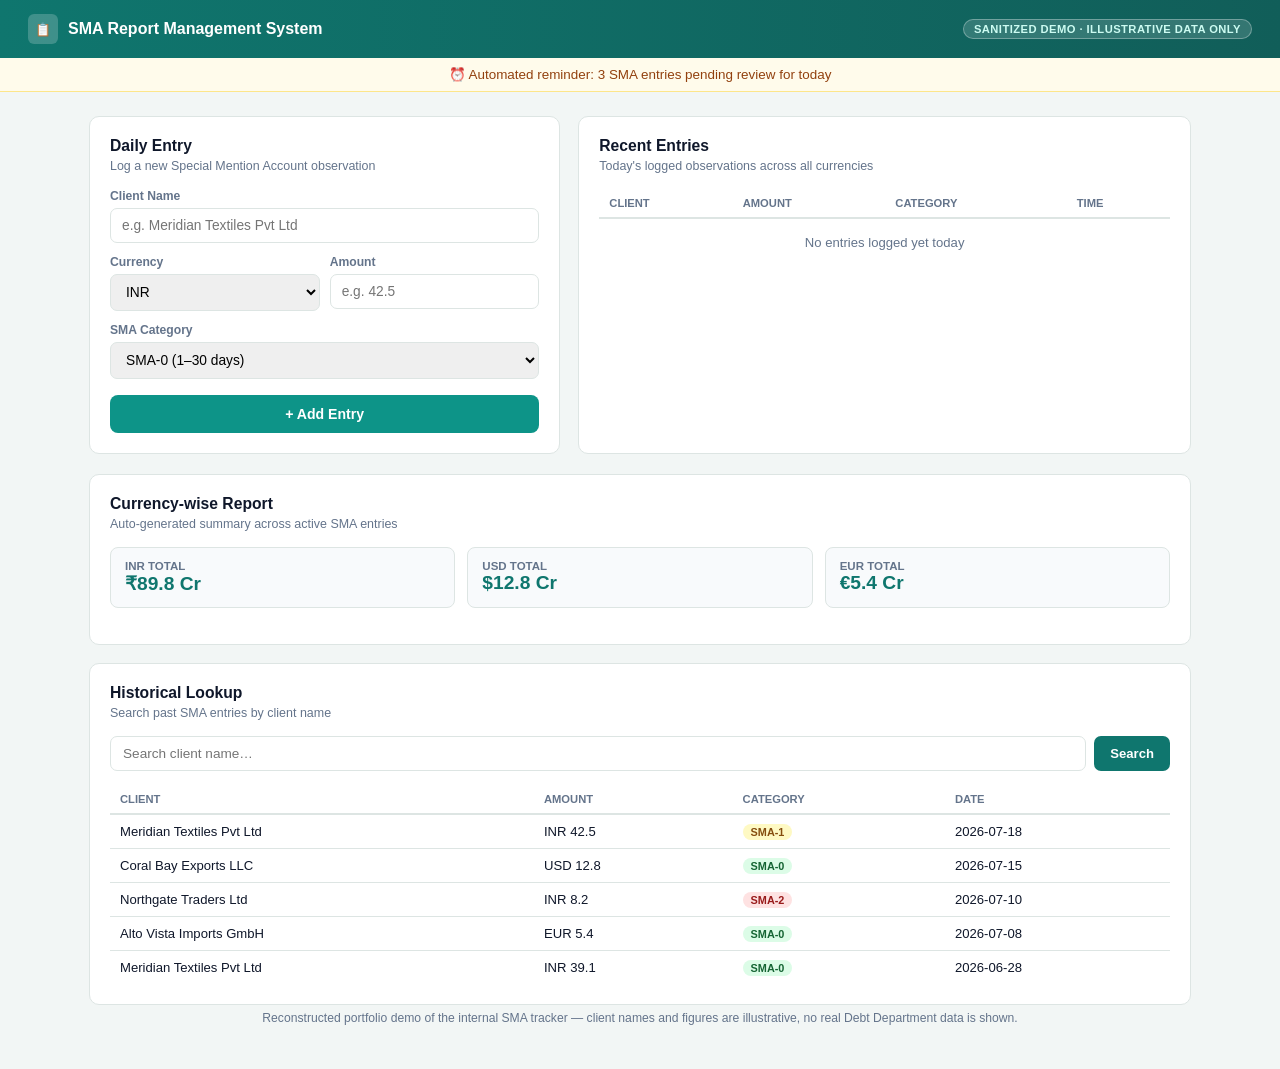
<file: demo-sma-tracker.html>
<!DOCTYPE html>
<html lang="en">
<head>
<meta charset="UTF-8">
<meta name="viewport" content="width=device-width, initial-scale=1.0">
<title>SMA Report Management System — Demo</title>
<style>
  :root {
    --teal: #0f766e; --teal-2: #115e59; --accent: #0d9488; --amber: #d97706; --red: #dc2626; --green: #16a34a;
    --bg: #f2f6f5; --panel: #ffffff; --border: #dde5e3; --text: #0f172a; --text-dim: #64748b;
  }
  * { box-sizing: border-box; }
  body { margin: 0; font-family: 'Segoe UI', Arial, sans-serif; background: var(--bg); color: var(--text); }

  .topbar { background: linear-gradient(90deg, var(--teal), var(--teal-2)); color: #fff; padding: 14px 28px; display: flex; align-items: center; justify-content: space-between; flex-wrap: wrap; gap: 10px; }
  .topbar__brand { display: flex; align-items: center; gap: 10px; font-weight: 700; }
  .topbar__brand .logo { width: 30px; height: 30px; border-radius: 6px; background: rgba(255,255,255,0.2); display: flex; align-items: center; justify-content: center; font-size: 0.8rem; }
  .demo-badge { background: rgba(255,255,255,0.15); color: #ccfbf1; border: 1px solid rgba(255,255,255,0.3); padding: 3px 10px; border-radius: 999px; font-size: 0.7rem; font-weight: 700; letter-spacing: 0.04em; }

  .reminder { background: #fffbeb; border-bottom: 1px solid #fde68a; color: #92400e; font-size: 0.84rem; padding: 9px 28px; text-align: center; }

  .wrap { max-width: 1150px; margin: 0 auto; padding: 24px; }
  .grid-2 { display: grid; grid-template-columns: 1fr 1.3fr; gap: 18px; margin-bottom: 20px; }
  @media (max-width: 900px) { .grid-2 { grid-template-columns: 1fr; } }

  .panel-box { background: var(--panel); border: 1px solid var(--border); border-radius: 10px; padding: 20px; }
  .panel-box h3 { margin: 0 0 4px; font-size: 0.98rem; }
  .panel-box .sub { font-size: 0.78rem; color: var(--text-dim); margin-bottom: 16px; }

  .form-row { margin-bottom: 12px; }
  .form-row label { display: block; font-size: 0.76rem; font-weight: 600; color: var(--text-dim); margin-bottom: 5px; }
  .form-row input, .form-row select {
    width: 100%; padding: 9px 11px; border-radius: 7px; border: 1px solid var(--border); font-size: 0.86rem; outline: none;
  }
  .form-row input:focus, .form-row select:focus { border-color: var(--accent); }
  .form-2col { display: grid; grid-template-columns: 1fr 1fr; gap: 10px; }
  .btn-submit { width: 100%; background: var(--accent); color: #fff; border: none; padding: 11px; border-radius: 8px; font-weight: 700; font-size: 0.88rem; cursor: pointer; margin-top: 4px; }
  .btn-submit:hover { background: var(--teal); }

  table.entry-table { width: 100%; border-collapse: collapse; font-size: 0.82rem; }
  table.entry-table th { text-align: left; color: var(--text-dim); font-weight: 600; padding: 8px 10px; border-bottom: 2px solid var(--border); font-size: 0.7rem; text-transform: uppercase; }
  table.entry-table td { padding: 9px 10px; border-bottom: 1px solid var(--border); }
  table.entry-table tr:last-child td { border-bottom: none; }
  .cat-tag { padding: 2px 8px; border-radius: 999px; font-size: 0.68rem; font-weight: 700; }
  .cat-tag.sma0 { background: #dcfce7; color: #166534; }
  .cat-tag.sma1 { background: #fef9c3; color: #854d0e; }
  .cat-tag.sma2 { background: #fee2e2; color: #991b1b; }

  .report-row { display: flex; gap: 12px; margin-bottom: 16px; flex-wrap: wrap; }
  .currency-card { flex: 1; min-width: 140px; background: #f8fafc; border: 1px solid var(--border); border-radius: 8px; padding: 12px 14px; }
  .currency-card .cur { font-size: 0.72rem; color: var(--text-dim); font-weight: 700; }
  .currency-card .amt { font-size: 1.2rem; font-weight: 800; color: var(--teal); }

  .search-box { display: flex; gap: 8px; margin-bottom: 14px; }
  .search-box input { flex: 1; padding: 9px 12px; border-radius: 7px; border: 1px solid var(--border); font-size: 0.85rem; }
  .search-box button { background: var(--teal); color: #fff; border: none; padding: 9px 16px; border-radius: 7px; font-size: 0.82rem; cursor: pointer; font-weight: 600; }

  .footnote { text-align: center; color: var(--text-dim); font-size: 0.76rem; margin: 6px 0 20px; }
</style>
</head>
<body>

<div class="topbar">
  <div class="topbar__brand"><div class="logo">📋</div> SMA Report Management System</div>
  <span class="demo-badge">SANITIZED DEMO · ILLUSTRATIVE DATA ONLY</span>
</div>

<div class="reminder" id="reminderBar">⏰ Automated reminder: 3 SMA entries pending review for today</div>

<div class="wrap">

  <div class="grid-2">
    <div class="panel-box">
      <h3>Daily Entry</h3>
      <div class="sub">Log a new Special Mention Account observation</div>
      <div class="form-row"><label>Client Name</label><input type="text" id="fClient" placeholder="e.g. Meridian Textiles Pvt Ltd"></div>
      <div class="form-2col">
        <div class="form-row"><label>Currency</label>
          <select id="fCurrency"><option>INR</option><option>USD</option><option>EUR</option></select>
        </div>
        <div class="form-row"><label>Amount</label><input type="number" id="fAmount" placeholder="e.g. 42.5"></div>
      </div>
      <div class="form-row"><label>SMA Category</label>
        <select id="fCategory"><option value="sma0">SMA-0 (1–30 days)</option><option value="sma1">SMA-1 (31–60 days)</option><option value="sma2">SMA-2 (61–90 days)</option></select>
      </div>
      <button class="btn-submit" id="btnAddEntry">+ Add Entry</button>
    </div>

    <div class="panel-box">
      <h3>Recent Entries</h3>
      <div class="sub">Today's logged observations across all currencies</div>
      <table class="entry-table">
        <thead><tr><th>Client</th><th>Amount</th><th>Category</th><th>Time</th></tr></thead>
        <tbody id="entryBody"></tbody>
      </table>
    </div>
  </div>

  <div class="panel-box" style="margin-bottom:18px;">
    <h3>Currency-wise Report</h3>
    <div class="sub">Auto-generated summary across active SMA entries</div>
    <div class="report-row" id="currencyReport"></div>
  </div>

  <div class="panel-box">
    <h3>Historical Lookup</h3>
    <div class="sub">Search past SMA entries by client name</div>
    <div class="search-box">
      <input type="text" id="histSearch" placeholder="Search client name…">
      <button id="histBtn">Search</button>
    </div>
    <table class="entry-table">
      <thead><tr><th>Client</th><th>Amount</th><th>Category</th><th>Date</th></tr></thead>
      <tbody id="histBody"></tbody>
    </table>
  </div>

  <p class="footnote">Reconstructed portfolio demo of the internal SMA tracker — client names and figures are illustrative, no real Debt Department data is shown.</p>
</div>

<script>
  const catLabel = { sma0: 'SMA-0', sma1: 'SMA-1', sma2: 'SMA-2' };
  const entries = [];

  const history = [
    { client: 'Meridian Textiles Pvt Ltd', amount: 42.5, currency: 'INR', category: 'sma1', date: '2026-07-18' },
    { client: 'Coral Bay Exports LLC', amount: 12.8, currency: 'USD', category: 'sma0', date: '2026-07-15' },
    { client: 'Northgate Traders Ltd', amount: 8.2, currency: 'INR', category: 'sma2', date: '2026-07-10' },
    { client: 'Alto Vista Imports GmbH', amount: 5.4, currency: 'EUR', category: 'sma0', date: '2026-07-08' },
    { client: 'Meridian Textiles Pvt Ltd', amount: 39.1, currency: 'INR', category: 'sma0', date: '2026-06-28' },
  ];

  function renderEntries() {
    const body = document.getElementById('entryBody');
    body.innerHTML = entries.length
      ? entries.map(e => `<tr><td>${e.client}</td><td>${e.currency} ${e.amount.toFixed(1)}</td><td><span class="cat-tag ${e.category}">${catLabel[e.category]}</span></td><td>${e.time}</td></tr>`).join('')
      : `<tr><td colspan="4" style="color:var(--text-dim); text-align:center; padding:16px 10px;">No entries logged yet today</td></tr>`;
  }

  function renderReport() {
    const totals = { INR: 0, USD: 0, EUR: 0 };
    entries.forEach(e => totals[e.currency] += e.amount);
    history.forEach(e => totals[e.currency] += e.amount);
    const el = document.getElementById('currencyReport');
    el.innerHTML = Object.entries(totals).map(([cur, amt]) => `
      <div class="currency-card"><div class="cur">${cur} TOTAL</div><div class="amt">${cur === 'INR' ? '₹' : cur === 'USD' ? '$' : '€'}${amt.toFixed(1)} Cr</div></div>
    `).join('');
  }

  document.getElementById('btnAddEntry').addEventListener('click', () => {
    const client = document.getElementById('fClient').value.trim() || 'Unnamed Client';
    const currency = document.getElementById('fCurrency').value;
    const amount = parseFloat(document.getElementById('fAmount').value) || 0;
    const category = document.getElementById('fCategory').value;
    entries.unshift({ client, currency, amount, category, time: new Date().toLocaleTimeString([], { hour: '2-digit', minute: '2-digit' }) });
    document.getElementById('fClient').value = '';
    document.getElementById('fAmount').value = '';
    renderEntries();
    renderReport();
  });

  document.getElementById('histBtn').addEventListener('click', runSearch);
  document.getElementById('histSearch').addEventListener('keydown', (e) => { if (e.key === 'Enter') runSearch(); });
  function runSearch() {
    const q = document.getElementById('histSearch').value.trim().toLowerCase();
    const results = q ? history.filter(h => h.client.toLowerCase().includes(q)) : history;
    document.getElementById('histBody').innerHTML = results.length
      ? results.map(h => `<tr><td>${h.client}</td><td>${h.currency} ${h.amount.toFixed(1)}</td><td><span class="cat-tag ${h.category}">${catLabel[h.category]}</span></td><td>${h.date}</td></tr>`).join('')
      : `<tr><td colspan="4" style="color:var(--text-dim); text-align:center; padding:16px 10px;">No matching records</td></tr>`;
  }

  document.getElementById('histBody').innerHTML = history.map(h => `<tr><td>${h.client}</td><td>${h.currency} ${h.amount.toFixed(1)}</td><td><span class="cat-tag ${h.category}">${catLabel[h.category]}</span></td><td>${h.date}</td></tr>`).join('');

  renderEntries();
  renderReport();
</script>
</body>
</html>
</file>
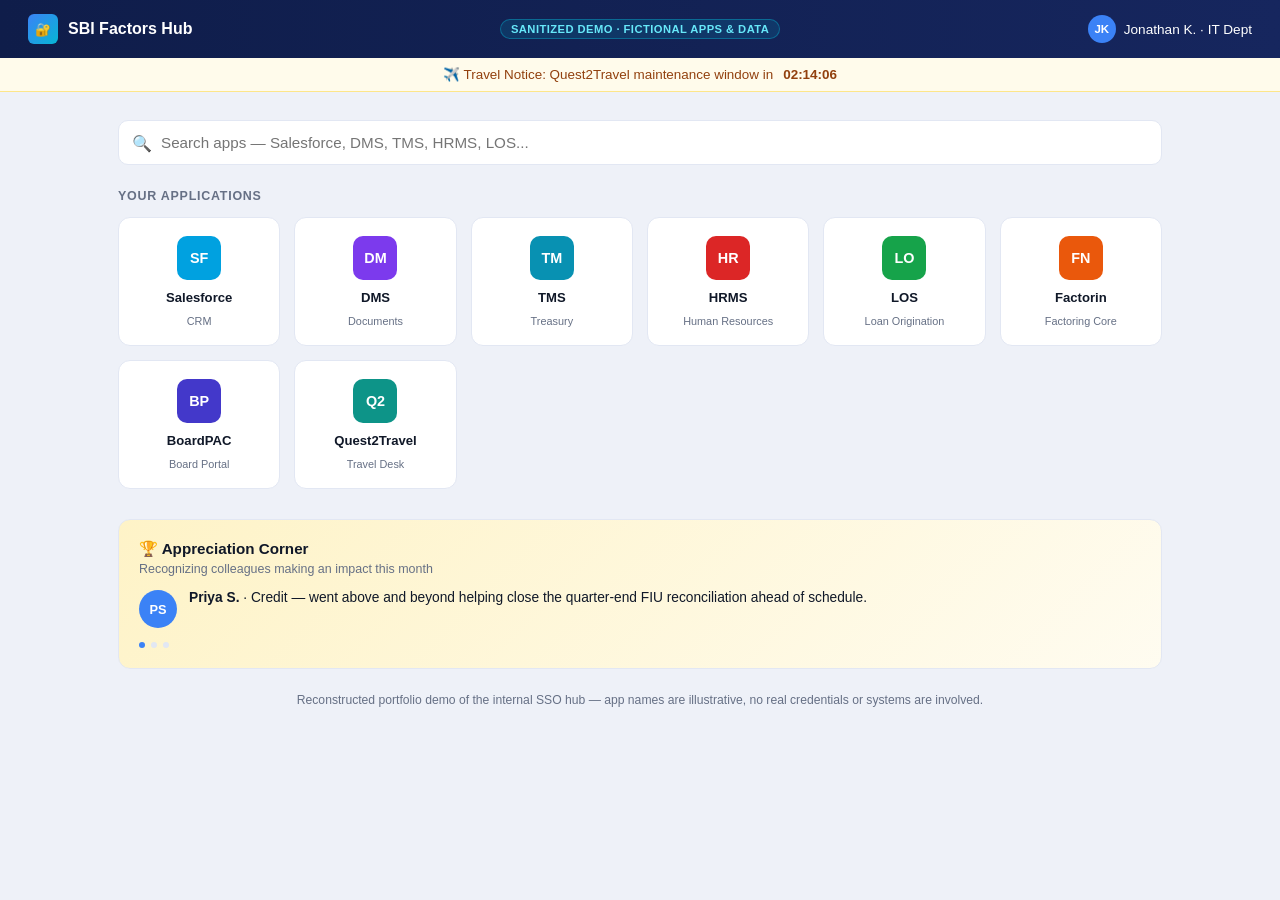
<file: demo-sso-hub.html>
<!DOCTYPE html>
<html lang="en">
<head>
<meta charset="UTF-8">
<meta name="viewport" content="width=device-width, initial-scale=1.0">
<title>SBI Factors Hub — SSO Portal Demo</title>
<style>
  :root {
    --navy: #0f1d4a; --navy-2: #16265e; --accent: #3b82f6; --accent-2: #06b6d4;
    --bg: #eef1f8; --panel: #ffffff; --border: #e2e7f3; --text: #101828; --text-dim: #667085;
  }
  * { box-sizing: border-box; }
  body { margin: 0; font-family: 'Segoe UI', Arial, sans-serif; background: var(--bg); color: var(--text); }

  .topbar {
    background: linear-gradient(90deg, var(--navy), var(--navy-2)); color: #fff; padding: 14px 28px;
    display: flex; align-items: center; justify-content: space-between; flex-wrap: wrap; gap: 10px;
  }
  .topbar__brand { display: flex; align-items: center; gap: 10px; font-weight: 700; }
  .topbar__brand .logo {
    width: 30px; height: 30px; border-radius: 6px; background: linear-gradient(135deg, var(--accent), var(--accent-2));
    display: flex; align-items: center; justify-content: center; font-size: 0.8rem;
  }
  .demo-badge {
    background: rgba(6,182,212,0.15); color: #67e8f9; border: 1px solid rgba(6,182,212,0.4);
    padding: 3px 10px; border-radius: 999px; font-size: 0.7rem; font-weight: 700; letter-spacing: 0.04em;
  }
  .user-pill { display: flex; align-items: center; gap: 8px; font-size: 0.85rem; }
  .user-pill .av { width: 28px; height: 28px; border-radius: 50%; background: var(--accent); display: flex; align-items: center; justify-content: center; font-size: 0.72rem; font-weight: 700; }

  .notice {
    background: #fffbeb; border-bottom: 1px solid #fde68a; color: #92400e; font-size: 0.84rem;
    padding: 9px 28px; display: flex; align-items: center; justify-content: center; gap: 10px; flex-wrap: wrap;
  }
  .notice strong { font-variant-numeric: tabular-nums; }

  .wrap { max-width: 1100px; margin: 0 auto; padding: 28px; }

  .search-row { margin-bottom: 24px; position: relative; }
  .search-row input {
    width: 100%; padding: 13px 16px 13px 42px; border-radius: 10px; border: 1px solid var(--border);
    background: var(--panel); font-size: 0.95rem; outline: none; transition: border-color 0.15s ease;
  }
  .search-row input:focus { border-color: var(--accent); }
  .search-row .icon { position: absolute; left: 14px; top: 50%; transform: translateY(-50%); color: var(--text-dim); }

  .section-title { font-size: 0.78rem; text-transform: uppercase; letter-spacing: 0.06em; color: var(--text-dim); font-weight: 700; margin: 0 0 14px; }

  .app-grid { display: grid; grid-template-columns: repeat(auto-fill, minmax(150px, 1fr)); gap: 14px; margin-bottom: 30px; }
  .app-card {
    background: var(--panel); border: 1px solid var(--border); border-radius: 12px; padding: 18px 14px;
    display: flex; flex-direction: column; align-items: center; gap: 10px; cursor: pointer;
    transition: transform 0.15s ease, box-shadow 0.15s ease, border-color 0.15s ease; text-align: center;
  }
  .app-card:hover { transform: translateY(-3px); box-shadow: 0 8px 20px rgba(15,29,74,0.1); border-color: var(--accent); }
  .app-card__icon {
    width: 44px; height: 44px; border-radius: 10px; display: flex; align-items: center; justify-content: center;
    font-weight: 800; font-size: 0.9rem; color: #fff;
  }
  .app-card__name { font-size: 0.82rem; font-weight: 600; }
  .app-card__sub { font-size: 0.68rem; color: var(--text-dim); }
  .app-card.is-hidden { display: none; }

  .appreciation {
    background: linear-gradient(135deg, #fef3c7, #fde68a20), var(--panel);
    border: 1px solid var(--border); border-radius: 12px; padding: 20px; margin-bottom: 24px;
    position: relative; overflow: hidden;
  }
  .appreciation h3 { margin: 0 0 4px; font-size: 0.95rem; }
  .appreciation .sub { font-size: 0.78rem; color: var(--text-dim); margin-bottom: 14px; }
  .kudos-card { display: flex; gap: 12px; align-items: flex-start; }
  .kudos-card .av { width: 38px; height: 38px; border-radius: 50%; background: var(--accent); flex-shrink: 0;
    display: flex; align-items: center; justify-content: center; color: #fff; font-weight: 700; font-size: 0.8rem; }
  .kudos-card .msg { font-size: 0.86rem; }
  .kudos-card .msg .from { font-weight: 700; }
  .kudos-dots { display: flex; gap: 6px; margin-top: 14px; }
  .kudos-dots span { width: 6px; height: 6px; border-radius: 50%; background: var(--border); cursor: pointer; }
  .kudos-dots span.is-active { background: var(--accent); }

  .toast {
    position: fixed; bottom: 24px; left: 50%; transform: translateX(-50%) translateY(20px); opacity: 0;
    background: var(--navy); color: #fff; padding: 12px 22px; border-radius: 10px; font-size: 0.86rem;
    display: flex; align-items: center; gap: 10px; transition: all 0.25s ease; pointer-events: none;
    box-shadow: 0 10px 30px rgba(0,0,0,0.25); z-index: 50;
  }
  .toast.is-visible { opacity: 1; transform: translateX(-50%) translateY(0); }
  .toast .spinner {
    width: 14px; height: 14px; border-radius: 50%; border: 2px solid rgba(255,255,255,0.3);
    border-top-color: #fff; animation: spin 0.7s linear infinite;
  }
  @keyframes spin { to { transform: rotate(360deg); } }

  .footnote { text-align: center; color: var(--text-dim); font-size: 0.76rem; margin-top: 10px; padding-bottom: 20px; }
</style>
</head>
<body>

<div class="topbar">
  <div class="topbar__brand"><div class="logo">🔐</div> SBI Factors Hub</div>
  <span class="demo-badge">SANITIZED DEMO · FICTIONAL APPS &amp; DATA</span>
  <div class="user-pill"><div class="av">JK</div> Jonathan K. · IT Dept</div>
</div>

<div class="notice">✈️ Travel Notice: Quest2Travel maintenance window in <strong id="countdown">--:--:--</strong></div>

<div class="wrap">

  <div class="search-row">
    <span class="icon">🔍</span>
    <input type="text" id="appSearch" placeholder="Search apps — Salesforce, DMS, TMS, HRMS, LOS...">
  </div>

  <p class="section-title">Your applications</p>
  <div class="app-grid" id="appGrid">
    <div class="app-card" data-name="Salesforce"><div class="app-card__icon" style="background:#00a1e0">SF</div><div class="app-card__name">Salesforce</div><div class="app-card__sub">CRM</div></div>
    <div class="app-card" data-name="DMS"><div class="app-card__icon" style="background:#7c3aed">DM</div><div class="app-card__name">DMS</div><div class="app-card__sub">Documents</div></div>
    <div class="app-card" data-name="TMS"><div class="app-card__icon" style="background:#0891b2">TM</div><div class="app-card__name">TMS</div><div class="app-card__sub">Treasury</div></div>
    <div class="app-card" data-name="HRMS"><div class="app-card__icon" style="background:#dc2626">HR</div><div class="app-card__name">HRMS</div><div class="app-card__sub">Human Resources</div></div>
    <div class="app-card" data-name="LOS"><div class="app-card__icon" style="background:#16a34a">LO</div><div class="app-card__name">LOS</div><div class="app-card__sub">Loan Origination</div></div>
    <div class="app-card" data-name="Factorin"><div class="app-card__icon" style="background:#ea580c">FN</div><div class="app-card__name">Factorin</div><div class="app-card__sub">Factoring Core</div></div>
    <div class="app-card" data-name="BoardPAC"><div class="app-card__icon" style="background:#4338ca">BP</div><div class="app-card__name">BoardPAC</div><div class="app-card__sub">Board Portal</div></div>
    <div class="app-card" data-name="Quest2Travel"><div class="app-card__icon" style="background:#0d9488">Q2</div><div class="app-card__name">Quest2Travel</div><div class="app-card__sub">Travel Desk</div></div>
  </div>

  <div class="appreciation">
    <h3>🏆 Appreciation Corner</h3>
    <div class="sub">Recognizing colleagues making an impact this month</div>
    <div id="kudosSlot"></div>
    <div class="kudos-dots" id="kudosDots"></div>
  </div>

  <p class="footnote">Reconstructed portfolio demo of the internal SSO hub — app names are illustrative, no real credentials or systems are involved.</p>
</div>

<div class="toast" id="toast"><span class="spinner"></span><span id="toastText">Redirecting…</span></div>

<script>
  // Search filter
  document.getElementById('appSearch').addEventListener('input', (e) => {
    const q = e.target.value.trim().toLowerCase();
    document.querySelectorAll('.app-card').forEach(card => {
      const match = card.dataset.name.toLowerCase().includes(q);
      card.classList.toggle('is-hidden', !match);
    });
  });

  // Fake SSO launch toast
  const toast = document.getElementById('toast');
  const toastText = document.getElementById('toastText');
  let toastTimer;
  document.getElementById('appGrid').addEventListener('click', (e) => {
    const card = e.target.closest('.app-card');
    if (!card) return;
    clearTimeout(toastTimer);
    toastText.textContent = `Authenticating SSO session for ${card.dataset.name}…`;
    toast.classList.add('is-visible');
    setTimeout(() => { toastText.textContent = `Redirected to ${card.dataset.name} (demo — no real app opens)`; }, 900);
    toastTimer = setTimeout(() => toast.classList.remove('is-visible'), 2600);
  });

  // Countdown timer travel notice
  const target = Date.now() + (2 * 3600 + 14 * 60 + 8) * 1000;
  function tickCountdown() {
    const remain = Math.max(0, target - Date.now());
    const h = String(Math.floor(remain / 3600000)).padStart(2, '0');
    const m = String(Math.floor((remain % 3600000) / 60000)).padStart(2, '0');
    const s = String(Math.floor((remain % 60000) / 1000)).padStart(2, '0');
    document.getElementById('countdown').textContent = `${h}:${m}:${s}`;
  }
  tickCountdown();
  setInterval(tickCountdown, 1000);

  // Appreciation corner carousel
  const kudos = [
    { name: 'Priya S.', dept: 'Credit', msg: 'went above and beyond helping close the quarter-end FIU reconciliation ahead of schedule.' },
    { name: 'Rahul M.', dept: 'Operations', msg: 'streamlined the invoice booking process, cutting turnaround time by half for the Chennai branch.' },
    { name: 'Ananya D.', dept: 'Legal', msg: 'kept the audit trail spotless during a surprise RBI inspection — huge team save.' },
  ];
  let kIndex = 0;
  const kudosSlot = document.getElementById('kudosSlot');
  const kudosDots = document.getElementById('kudosDots');
  kudosDots.innerHTML = kudos.map((_, i) => `<span data-i="${i}" class="${i === 0 ? 'is-active' : ''}"></span>`).join('');
  function renderKudos() {
    const k = kudos[kIndex];
    kudosSlot.innerHTML = `<div class="kudos-card"><div class="av">${k.name.split(' ').map(w=>w[0]).join('')}</div><div class="msg"><span class="from">${k.name}</span> · ${k.dept} — ${k.msg}</div></div>`;
    document.querySelectorAll('.kudos-dots span').forEach((d, i) => d.classList.toggle('is-active', i === kIndex));
  }
  kudosDots.addEventListener('click', (e) => {
    const dot = e.target.closest('span');
    if (!dot) return;
    kIndex = Number(dot.dataset.i);
    renderKudos();
  });
  renderKudos();
  setInterval(() => { kIndex = (kIndex + 1) % kudos.length; renderKudos(); }, 5000);
</script>
</body>
</html>
</file>
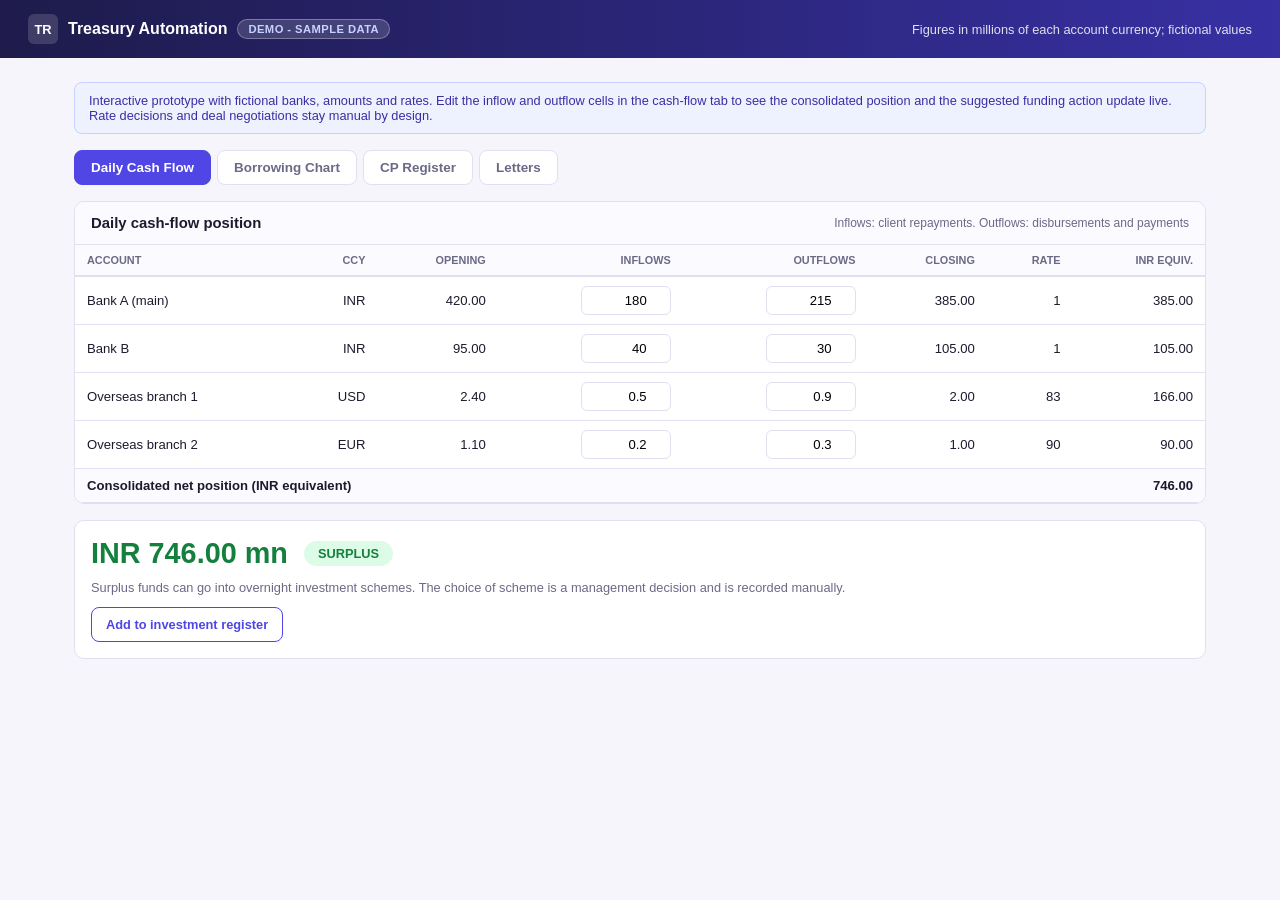
<file: demo-treasury.html>
<!DOCTYPE html>
<html lang="en">
<head>
<meta charset="UTF-8">
<meta name="viewport" content="width=device-width, initial-scale=1.0">
<title>Treasury Automation - Demo</title>
<style>
  :root {
    --ink: #1e1b4b; --ink-2: #3730a3; --accent: #4f46e5; --green: #15803d; --red: #b91c1c; --amber: #b45309;
    --bg: #f5f5fb; --panel: #fff; --border: #e0e0f0; --text: #1c1b2e; --dim: #6b6a85;
  }
  * { box-sizing: border-box; }
  body { margin: 0; font-family: 'Segoe UI', Arial, sans-serif; background: var(--bg); color: var(--text); }
  .topbar { background: linear-gradient(90deg, var(--ink), var(--ink-2)); color: #fff; padding: 14px 28px; display: flex; justify-content: space-between; align-items: center; flex-wrap: wrap; gap: 10px; }
  .brand { display: flex; align-items: center; gap: 10px; font-weight: 700; }
  .logo { width: 30px; height: 30px; border-radius: 6px; background: rgba(255,255,255,0.15); display: flex; align-items: center; justify-content: center; font-size: 0.8rem; }
  .badge { background: rgba(255,255,255,0.15); color: #c7d2fe; border: 1px solid rgba(255,255,255,0.3); padding: 3px 10px; border-radius: 999px; font-size: 0.7rem; font-weight: 700; letter-spacing: 0.04em; }
  .wrap { max-width: 1180px; margin: 0 auto; padding: 24px; }
  .note { background: #eef2ff; border: 1px solid #c7d2fe; color: #3730a3; padding: 10px 14px; border-radius: 8px; font-size: 0.8rem; margin-bottom: 16px; }
  .tabs { display: flex; gap: 6px; flex-wrap: wrap; margin-bottom: 16px; }
  .tab { padding: 9px 16px; border-radius: 8px; border: 1px solid var(--border); background: #fff; font-size: 0.84rem; cursor: pointer; font-weight: 600; color: var(--dim); }
  .tab.on { background: var(--accent); border-color: var(--accent); color: #fff; }
  .pane { display: none; } .pane.on { display: block; }
  .box { background: var(--panel); border: 1px solid var(--border); border-radius: 10px; overflow: hidden; margin-bottom: 16px; }
  .box h3 { margin: 0; padding: 13px 16px; font-size: 0.93rem; border-bottom: 1px solid var(--border); background: #fafaff; display: flex; justify-content: space-between; align-items: center; }
  .pad { padding: 16px; }
  table { width: 100%; border-collapse: collapse; font-size: 0.82rem; }
  th { text-align: right; color: var(--dim); font-size: 0.68rem; text-transform: uppercase; padding: 9px 12px; border-bottom: 2px solid var(--border); background: #fafaff; }
  th:first-child, td:first-child { text-align: left; }
  td { padding: 9px 12px; border-bottom: 1px solid var(--border); text-align: right; }
  tfoot td { font-weight: 700; background: #fafaff; }
  input[type=number], input[type=text], select, textarea { padding: 6px 8px; border: 1px solid var(--border); border-radius: 6px; font-size: 0.82rem; font-family: inherit; }
  td input[type=number] { width: 90px; text-align: right; }
  .pos { display: flex; gap: 16px; align-items: center; flex-wrap: wrap; }
  .pos .big { font-size: 1.8rem; font-weight: 800; }
  .pill { padding: 5px 14px; border-radius: 999px; font-weight: 700; font-size: 0.8rem; }
  .surplus { background: #dcfce7; color: var(--green); } .deficit { background: #fee2e2; color: var(--red); }
  .btn { background: var(--accent); color: #fff; border: 0; padding: 9px 14px; border-radius: 8px; font-size: 0.8rem; font-weight: 600; cursor: pointer; margin-right: 8px; }
  .btn.alt { background: #fff; color: var(--accent); border: 1px solid var(--accent); }
  .hint { font-size: 0.8rem; color: var(--dim); margin: 10px 0 0; }
  .kpis { display: grid; grid-template-columns: repeat(3, 1fr); gap: 12px; margin-bottom: 16px; }
  @media (max-width: 700px) { .kpis { grid-template-columns: 1fr; } }
  .kpi { background: var(--panel); border: 1px solid var(--border); border-radius: 10px; padding: 14px 16px; }
  .kpi .n { font-size: 1.4rem; font-weight: 700; color: var(--ink); } .kpi .l { font-size: 0.7rem; color: var(--dim); text-transform: uppercase; }
  .form { display: grid; grid-template-columns: repeat(2, 1fr); gap: 12px; margin-bottom: 14px; }
  @media (max-width: 700px) { .form { grid-template-columns: 1fr; } }
  .form label { font-size: 0.72rem; color: var(--dim); display: block; margin-bottom: 4px; text-transform: uppercase; }
  .form input, .form select { width: 100%; }
  pre.letter { background: #fff; border: 1px dashed #a5b4fc; border-radius: 8px; padding: 18px; font-family: Georgia, serif; font-size: 0.86rem; line-height: 1.6; white-space: pre-wrap; margin: 0; }
  .status { display: inline-block; padding: 3px 10px; border-radius: 999px; font-size: 0.72rem; font-weight: 700; }
  .st-pend { background: #fef3c7; color: #92400e; } .st-ok { background: #dcfce7; color: #166534; }
  .out { background: #e0e7ff; color: #3730a3; } .redeemed { background: #e2e8f0; color: #334155; }
</style>
</head>
<body>
<div class="topbar">
  <div class="brand"><div class="logo">TR</div> Treasury Automation <span class="badge">DEMO - SAMPLE DATA</span></div>
  <div style="font-size:0.8rem;opacity:0.85">Figures in millions of each account currency; fictional values</div>
</div>

<div class="wrap">
  <div class="note">Interactive prototype with fictional banks, amounts and rates. Edit the inflow and outflow cells in the cash-flow tab to see the consolidated position and the suggested funding action update live. Rate decisions and deal negotiations stay manual by design.</div>

  <div class="tabs" id="tabs">
    <div class="tab on" data-p="cash">Daily Cash Flow</div>
    <div class="tab" data-p="borrow">Borrowing Chart</div>
    <div class="tab" data-p="cp">CP Register</div>
    <div class="tab" data-p="letters">Letters</div>
  </div>

  <!-- CASH FLOW -->
  <div class="pane on" id="cash">
    <div class="box">
      <h3>Daily cash-flow position <span style="font-size:0.75rem;color:var(--dim);font-weight:400">Inflows: client repayments. Outflows: disbursements and payments</span></h3>
      <table>
        <thead><tr><th>Account</th><th>Ccy</th><th>Opening</th><th>Inflows</th><th>Outflows</th><th>Closing</th><th>Rate</th><th>INR equiv.</th></tr></thead>
        <tbody id="cashRows"></tbody>
        <tfoot><tr><td colspan="7">Consolidated net position (INR equivalent)</td><td id="netTot">0</td></tr></tfoot>
      </table>
    </div>
    <div class="box"><div class="pad">
      <div class="pos"><div class="big" id="netBig">0</div><span class="pill" id="netPill"></span></div>
      <p class="hint" id="netHint"></p>
      <div style="margin-top:12px" id="netActions"></div>
    </div></div>
  </div>

  <!-- BORROWING -->
  <div class="pane" id="borrow">
    <div class="kpis">
      <div class="kpi"><div class="n" id="bTotal">0</div><div class="l">Total borrowings (INR mn)</div></div>
      <div class="kpi"><div class="n" id="bAvg">0%</div><div class="l">Average cost of borrowing</div></div>
      <div class="kpi"><div class="n" id="bMarg">0%</div><div class="l">Marginal cost (latest drawdown)</div></div>
    </div>
    <div class="box">
      <h3>Borrowing chart (WCL / STL register)</h3>
      <table>
        <thead><tr><th>Type</th><th>Lender</th><th>Amount</th><th>ROI %</th><th>Value date</th><th>Tenor (days)</th><th>Maturity</th></tr></thead>
        <tbody id="bRows"></tbody>
      </table>
    </div>
  </div>

  <!-- CP -->
  <div class="pane" id="cp">
    <div class="kpis">
      <div class="kpi"><div class="n" id="cpOut">0</div><div class="l">CP outstanding (INR mn)</div></div>
      <div class="kpi"><div class="n" id="cpAvg">0%</div><div class="l">Weighted discount rate</div></div>
      <div class="kpi"><div class="n" id="cpCount">0</div><div class="l">Issuances</div></div>
    </div>
    <div class="box">
      <h3>Commercial paper register</h3>
      <table>
        <thead><tr><th>Ref</th><th>Amount</th><th>Discount %</th><th>Issue date</th><th>Maturity</th><th>Investor type</th><th>Status</th></tr></thead>
        <tbody id="cpRows"></tbody>
      </table>
    </div>
  </div>

  <!-- LETTERS -->
  <div class="pane" id="letters">
    <div class="box"><div class="pad">
      <div class="form">
        <div><label>Letter type</label>
          <select id="lType">
            <option value="wcl">Request letter to bank: working-capital drawdown</option>
            <option value="deal">Forex deal confirmation to bank</option>
            <option value="redeem">CP redemption letter to issuing and paying agent</option>
          </select></div>
        <div><label>Counterparty</label><input type="text" id="lParty" value="Bank A"></div>
        <div><label>Amount (INR mn)</label><input type="number" id="lAmt" value="250"></div>
        <div><label>Date</label><input type="text" id="lDate"></div>
        <div><label>Tenor (days) / reference</label><input type="text" id="lRef" value="30"></div>
        <div><label>Expected rate %</label><input type="text" id="lRate" value="7.20"></div>
      </div>
      <pre class="letter" id="lOut"></pre>
      <div style="margin-top:12px">
        <button class="btn" id="lApprove">Send for approval</button>
        <button class="btn alt" id="lCopy">Copy text</button>
        <span class="status st-pend" id="lStatus">Draft</span>
      </div>
      <p class="hint">Letters are generated from standard formats. Competent-authority approval is recorded before sending.</p>
    </div></div>
  </div>
</div>

<script>
(function () {
  var $ = function (id) { return document.getElementById(id); };
  var fmt = function (n) { return n.toLocaleString('en-IN', { minimumFractionDigits: 2, maximumFractionDigits: 2 }); };
  var DAY = 86400000;
  function d(off) { return new Date(Date.now() + off * DAY); }
  function ds(x) { return x.toLocaleDateString('en-GB', { day: '2-digit', month: 'short', year: 'numeric' }); }

  /* ---------- Cash flow ---------- */
  var accts = [
    { n: 'Bank A (main)', c: 'INR', o: 420, i: 180, x: 215, r: 1 },
    { n: 'Bank B', c: 'INR', o: 95, i: 40, x: 30, r: 1 },
    { n: 'Overseas branch 1', c: 'USD', o: 2.4, i: 0.5, x: 0.9, r: 83 },
    { n: 'Overseas branch 2', c: 'EUR', o: 1.1, i: 0.2, x: 0.3, r: 90 }
  ];
  function renderCash() {
    var h = '';
    accts.forEach(function (a, k) {
      h += '<tr><td>' + a.n + '</td><td>' + a.c + '</td><td>' + fmt(a.o) + '</td>' +
        '<td><input type="number" step="any" data-k="' + k + '" data-f="i" value="' + a.i + '"></td>' +
        '<td><input type="number" step="any" data-k="' + k + '" data-f="x" value="' + a.x + '"></td>' +
        '<td id="cl' + k + '"></td><td>' + a.r + '</td><td id="eq' + k + '"></td></tr>';
    });
    $('cashRows').innerHTML = h;
    Array.prototype.forEach.call($('cashRows').querySelectorAll('input'), function (el) {
      el.oninput = function () { accts[+el.dataset.k][el.dataset.f] = parseFloat(el.value) || 0; calc(); };
    });
    calc();
  }
  function calc() {
    var tot = 0;
    accts.forEach(function (a, k) {
      var cl = a.o + a.i - a.x, eq = cl * a.r; tot += eq;
      $('cl' + k).textContent = fmt(cl); $('eq' + k).textContent = fmt(eq);
    });
    $('netTot').textContent = fmt(tot); $('netBig').textContent = 'INR ' + fmt(tot) + ' mn';
    var pill = $('netPill'), hint = $('netHint'), act = $('netActions');
    var surplus = tot >= 0;
    pill.textContent = surplus ? 'SURPLUS' : 'DEFICIT'; pill.className = 'pill ' + (surplus ? 'surplus' : 'deficit');
    $('netBig').style.color = surplus ? 'var(--green)' : 'var(--red)';
    if (surplus) {
      hint.textContent = 'Surplus funds can go into overnight investment schemes. The choice of scheme is a management decision and is recorded manually.';
      act.innerHTML = '<button class="btn alt" id="aInv">Add to investment register</button><span id="aMsg" class="hint"></span>';
      $('aInv').onclick = function () { $('aMsg').textContent = 'Entry added to the standard investment register (sample).'; };
    } else {
      var gap = Math.abs(tot);
      hint.textContent = 'Deficit: arrange funding through a working-capital loan drawdown or a commercial paper issue to cover INR ' + fmt(gap) + ' mn.';
      act.innerHTML = '<button class="btn" id="aWcl">Generate drawdown request letter</button><button class="btn alt" id="aCp">Open CP register</button>';
      $('aWcl').onclick = function () { $('lAmt').value = Math.ceil(gap); $('lType').value = 'wcl'; showTab('letters'); letter(); };
      $('aCp').onclick = function () { showTab('cp'); };
    }
  }

  /* ---------- Borrowing chart ---------- */
  var loans = [
    { t: 'WCL', l: 'Bank A', a: 500, r: 7.35, v: -40, ten: 90 },
    { t: 'WCL', l: 'Bank A', a: 300, r: 7.10, v: -18, ten: 30 },
    { t: 'STL', l: 'Bank C', a: 200, r: 7.65, v: -10, ten: 60 },
    { t: 'CP', l: 'Market', a: 400, r: 7.05, v: -5, ten: 91 }
  ];
  function renderLoans() {
    var tot = 0, w = 0, latest = loans[0], h = '';
    loans.forEach(function (x) {
      tot += x.a; w += x.a * x.r; if (x.v > latest.v) latest = x;
      h += '<tr><td>' + x.t + '</td><td>' + x.l + '</td><td>' + fmt(x.a) + '</td><td>' + x.r.toFixed(2) + '</td><td>' + ds(d(x.v)) + '</td><td>' + x.ten + '</td><td>' + ds(d(x.v + x.ten)) + '</td></tr>';
    });
    $('bRows').innerHTML = h; $('bTotal').textContent = fmt(tot);
    $('bAvg').textContent = (w / tot).toFixed(2) + '%'; $('bMarg').textContent = latest.r.toFixed(2) + '%';
  }

  /* ---------- CP register ---------- */
  var cps = [
    { id: 'CP-2026-01', a: 250, r: 7.05, i: -60, m: 91, inv: 'Mutual fund', s: 'Outstanding' },
    { id: 'CP-2026-02', a: 150, r: 7.02, i: -5, m: 91, inv: 'Bank', s: 'Outstanding' },
    { id: 'CP-2025-09', a: 200, r: 7.20, i: -150, m: 91, inv: 'Mutual fund', s: 'Redeemed' }
  ];
  function renderCp() {
    var out = 0, w = 0, n = 0, h = '';
    cps.forEach(function (c) {
      if (c.s === 'Outstanding') { out += c.a; w += c.a * c.r; n++; }
      h += '<tr><td>' + c.id + '</td><td>' + fmt(c.a) + '</td><td>' + c.r.toFixed(2) + '</td><td>' + ds(d(c.i)) + '</td><td>' + ds(d(c.i + c.m)) + '</td><td>' + c.inv + '</td><td><span class="status ' + (c.s === 'Outstanding' ? 'out' : 'redeemed') + '">' + c.s + '</span></td></tr>';
    });
    $('cpRows').innerHTML = h; $('cpOut').textContent = fmt(out); $('cpAvg').textContent = out ? (w / out).toFixed(2) + '%' : '-'; $('cpCount').textContent = n;
  }

  /* ---------- Letters ---------- */
  function letter() {
    var t = $('lType').value, p = $('lParty').value, a = $('lAmt').value, dt = $('lDate').value, ref = $('lRef').value, rt = $('lRate').value, s;
    if (t === 'wcl') {
      s = 'To,\nThe Branch Manager\n' + p + '\n\nDate: ' + dt + '\n\nSub: Request for drawdown under working-capital facility\n\nDear Sir/Madam,\n\nWe request you to kindly release a drawdown of INR ' + a + ' million under our sanctioned working-capital facility on ' + dt + ' for a tenor of ' + ref + ' days at an expected rate of ' + rt + '% p.a.\n\nLoan account no.: [as per register]\nMaturity date: [tenor from drawdown date]\nRemarks: [if any]\n\nThanking you,\nAuthorised signatory\nTreasury Department';
    } else if (t === 'deal') {
      s = 'To,\n' + p + ' - Treasury\n\nDate: ' + dt + '\n\nSub: Deal confirmation\n\nWe confirm the following deal struck with you today:\n\nDeal currency: USD\nAmount: equivalent of INR ' + a + ' million\nRate: ' + rt + '\nSettlement date: ' + ref + '\n\nKindly acknowledge.\n\nAuthorised signatories\nTreasury Department';
    } else {
      s = 'To,\nThe Issuing and Paying Agent\n' + p + '\n\nDate: ' + dt + '\n\nSub: Redemption of commercial paper ' + ref + '\n\nThe above commercial paper of face value INR ' + a + ' million matures on ' + dt + '. Kindly arrange redemption and credit of proceeds to the investor as per standard instruction.\n\nAuthorised signatory\nTreasury Department';
    }
    $('lOut').textContent = s; $('lStatus').textContent = 'Draft'; $('lStatus').className = 'status st-pend'; $('lApprove').textContent = 'Send for approval';
  }
  ['lType', 'lParty', 'lAmt', 'lDate', 'lRef', 'lRate'].forEach(function (id) { $(id).oninput = letter; $(id).onchange = letter; });
  $('lDate').value = ds(d(0));
  $('lApprove').onclick = function () {
    var st = $('lStatus');
    if (st.textContent === 'Draft') { st.textContent = 'Pending approval'; $('lApprove').textContent = 'Mark approved (competent authority)'; }
    else if (st.textContent === 'Pending approval') { st.textContent = 'Approved - ready to send'; st.className = 'status st-ok'; $('lApprove').textContent = 'Done'; }
  };
  $('lCopy').onclick = function () { if (navigator.clipboard) navigator.clipboard.writeText($('lOut').textContent); this.textContent = 'Copied'; var b = this; setTimeout(function () { b.textContent = 'Copy text'; }, 1200); };

  /* ---------- Tabs ---------- */
  function showTab(p) {
    Array.prototype.forEach.call(document.querySelectorAll('.tab'), function (t) { t.classList.toggle('on', t.dataset.p === p); });
    Array.prototype.forEach.call(document.querySelectorAll('.pane'), function (x) { x.classList.toggle('on', x.id === p); });
  }
  Array.prototype.forEach.call(document.querySelectorAll('.tab'), function (t) { t.onclick = function () { showTab(t.dataset.p); }; });

  renderCash(); renderLoans(); renderCp(); letter();
})();
</script>
</body>
</html>
</file>
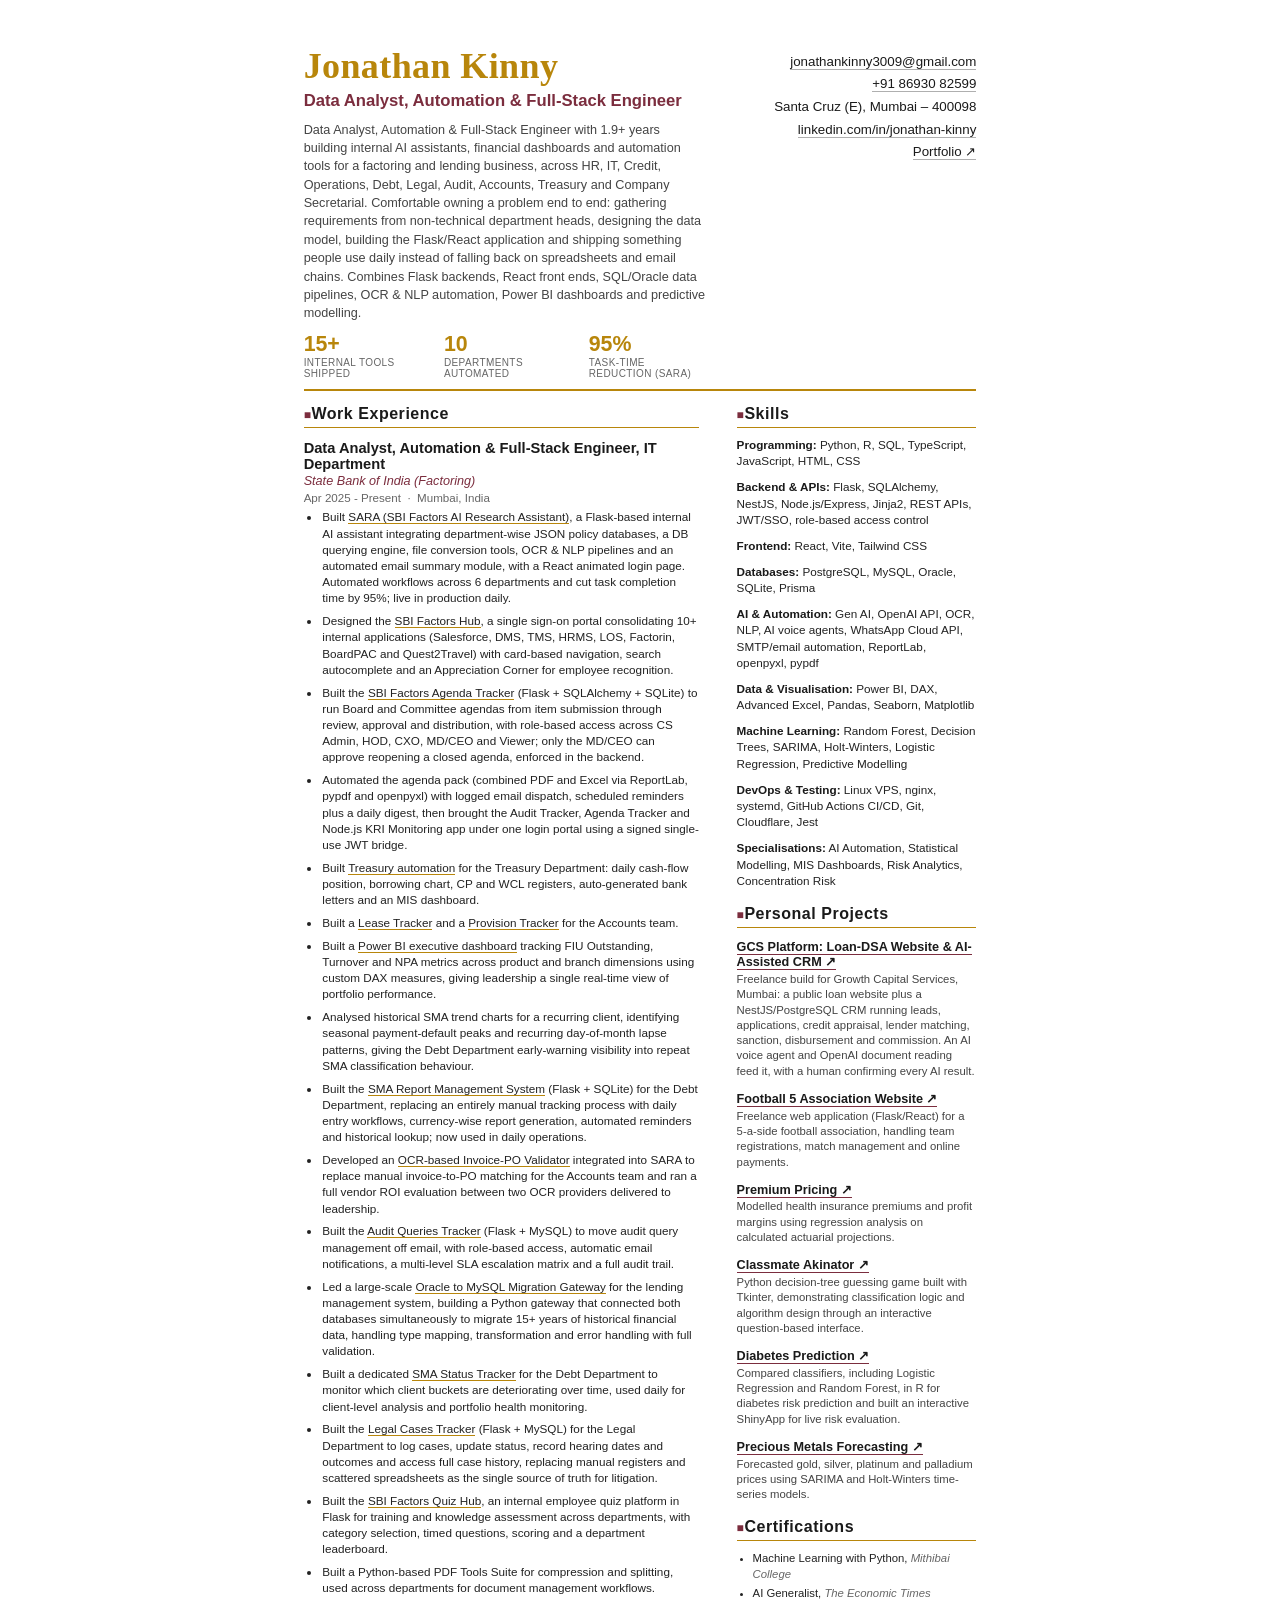
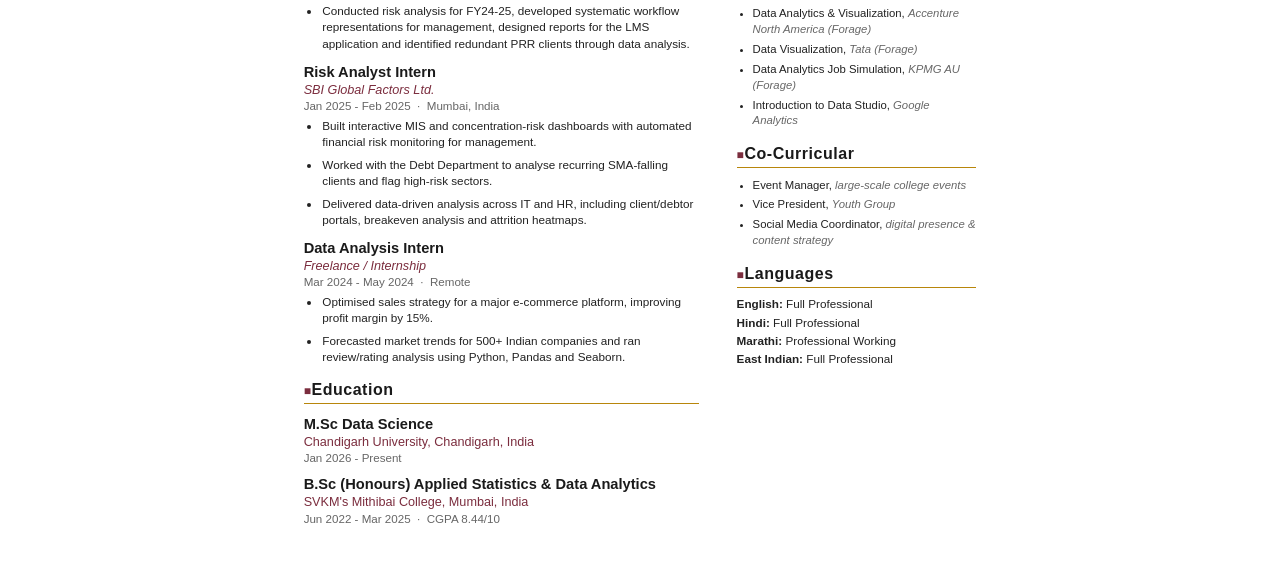
<file: resume.html>
<!DOCTYPE html>
<html lang="en">
<head>
<meta charset="UTF-8">
<title>Jonathan Kinny - Resume</title>
<style>
  @page { size: A4; margin: 12mm 16mm; }
  * { box-sizing: border-box; }
  html, body {
    margin: 0; padding: 0;
    font-family: 'Georgia', 'Times New Roman', serif;
    color: #1a1a1a;
    background: #fff;
  }
  .page {
    width: 210mm;
    min-height: 297mm;
    margin: 0 auto;
    padding: 12mm 16mm;
  }
  .name {
    font-size: 27pt;
    font-weight: 700;
    color: #B8860B;
    margin: 0 0 3pt;
    letter-spacing: 0.3pt;
  }
  .title {
    font-family: Arial, Helvetica, sans-serif;
    font-size: 12.5pt;
    font-weight: 700;
    color: #7B2D3E;
    margin: 0 0 7pt;
  }
  .header {
    display: flex;
    justify-content: space-between;
    gap: 24pt;
  }
  .header-left { flex: 1.7; }
  .header-right {
    flex: 1;
    font-family: Arial, Helvetica, sans-serif;
    font-size: 10pt;
    text-align: right;
    color: #1a1a1a;
    padding-top: 4pt;
    line-height: 1.7;
    white-space: nowrap;
  }
  .summary {
    font-family: Arial, Helvetica, sans-serif;
    font-size: 9.5pt;
    color: #444;
    line-height: 1.45;
    margin: 0;
  }
  .rule {
    border: none;
    border-top: 2pt solid #B8860B;
    margin: 8pt 0 10pt;
  }
  .body {
    display: flex;
    gap: 28pt;
    align-items: flex-start;
  }
  .col-left { flex: 1.65; min-width: 0; }
  .col-right { flex: 1; min-width: 0; }

  h2.section {
    font-family: Arial, Helvetica, sans-serif;
    font-size: 12pt;
    font-weight: 700;
    color: #1a1a1a;
    letter-spacing: 0.4pt;
    margin: 0 0 7pt;
    padding-bottom: 3pt;
    border-bottom: 1pt solid #B8860B;
  }
  h2.section:not(:first-child) { margin-top: 12pt; }
  h2.section::before {
    content: "\25A0 ";
    color: #7B2D3E;
    font-size: 9pt;
  }

  .job-role {
    font-family: Arial, Helvetica, sans-serif;
    font-size: 11pt;
    font-weight: 700;
    margin: 9pt 0 2pt;
  }
  .job-org {
    font-family: Arial, Helvetica, sans-serif;
    font-size: 9.5pt;
    font-style: italic;
    color: #7B2D3E;
    margin: 0 0 2pt;
  }
  .job-meta {
    font-family: Arial, Helvetica, sans-serif;
    font-size: 8.7pt;
    color: #666;
    margin: 0 0 4pt;
  }
  ul.bullets {
    margin: 0 0 2pt;
    padding-left: 13pt;
    font-family: Arial, Helvetica, sans-serif;
    font-size: 8.8pt;
    color: #222;
    line-height: 1.38;
  }
  ul.bullets li { margin-bottom: 5pt; padding-left: 1pt; }

  .edu-item { margin-top: 9pt; }
  .edu-degree {
    font-family: Arial, Helvetica, sans-serif;
    font-weight: 700;
    font-size: 11pt;
    margin: 0 0 2pt;
  }
  .edu-org {
    font-family: Arial, Helvetica, sans-serif;
    font-size: 9.5pt;
    color: #7B2D3E;
    margin: 0 0 2pt;
  }
  .edu-meta {
    font-family: Arial, Helvetica, sans-serif;
    font-size: 8.7pt;
    color: #666;
    margin: 0;
  }

  .skill-line {
    font-family: Arial, Helvetica, sans-serif;
    font-size: 8.8pt;
    line-height: 1.4;
    margin: 0 0 7pt;
    color: #222;
  }
  .skill-line b { color: #1a1a1a; }

  .proj { margin-top: 9pt; }
  .proj-name {
    font-family: Arial, Helvetica, sans-serif;
    font-weight: 700;
    font-size: 9.5pt;
    margin: 0 0 2pt;
  }
  .proj-desc {
    font-family: Arial, Helvetica, sans-serif;
    font-size: 8.5pt;
    color: #444;
    margin: 0;
    line-height: 1.35;
  }

  ul.cert-list {
    margin: 0;
    padding-left: 12pt;
    font-family: Arial, Helvetica, sans-serif;
    font-size: 8.5pt;
    color: #222;
    line-height: 1.4;
  }
  ul.cert-list li { margin-bottom: 3pt; }
  ul.cert-list span { color: #666; font-style: italic; }

  .lang-line {
    font-family: Arial, Helvetica, sans-serif;
    font-size: 8.8pt;
    margin: 0 0 4pt;
    color: #222;
  }

  .stat-row { display: flex; gap: 28pt; margin: 8pt 0 0; }
  .stat-item .num { font-size: 16pt; font-weight: 700; color: #B8860B; font-family: Arial, Helvetica, sans-serif; line-height: 1.1; }
  .stat-item .lbl { font-size: 7.5pt; color: #666; font-family: Arial, Helvetica, sans-serif; text-transform: uppercase; letter-spacing: 0.3pt; }

  a { color: inherit; text-decoration: none; border-bottom: 0.75pt solid #B8860B; }
  .header-right a { border-bottom-color: rgba(26,26,26,0.35); }
  .proj-name a, .job-role a { border-bottom-color: #7B2D3E; }
</style>
</head>
<body>
  <div class="page">

    <div class="header">
      <div class="header-left">
        <p class="name">Jonathan Kinny</p>
        <p class="title">Data Analyst, Automation &amp; Full-Stack Engineer</p>
        <p class="summary">Data Analyst, Automation &amp; Full-Stack Engineer with 1.9+ years building internal AI assistants, financial dashboards and automation tools for a factoring and lending business, across HR, IT, Credit, Operations, Debt, Legal, Audit, Accounts, Treasury and Company Secretarial. Comfortable owning a problem end to end: gathering requirements from non-technical department heads, designing the data model, building the Flask/React application and shipping something people use daily instead of falling back on spreadsheets and email chains. Combines Flask backends, React front ends, SQL/Oracle data pipelines, OCR &amp; NLP automation, Power BI dashboards and predictive modelling.</p>
        <div class="stat-row">
          <div class="stat-item"><div class="num">15+</div><div class="lbl">Internal Tools Shipped</div></div>
          <div class="stat-item"><div class="num">10</div><div class="lbl">Departments Automated</div></div>
          <div class="stat-item"><div class="num">95%</div><div class="lbl">Task-Time Reduction (SARA)</div></div>
        </div>
      </div>
      <div class="header-right">
        <a href="mailto:jonathankinny3009@gmail.com">jonathankinny3009@gmail.com</a><br>
        <a href="tel:+918693082599">+91 86930 82599</a><br>
        Santa Cruz (E), Mumbai – 400098<br>
        <a href="https://linkedin.com/in/jonathan-kinny" target="_blank" rel="noopener">linkedin.com/in/jonathan-kinny</a><br>
        <a href="index.html" target="_blank" rel="noopener">Portfolio ↗</a>
      </div>
    </div>

    <hr class="rule">

    <div class="body">
      <div class="col-left">

        <h2 class="section">Work Experience</h2>

        <p class="job-role">Data Analyst, Automation &amp; Full-Stack Engineer, IT Department</p>
        <p class="job-org">State Bank of India (Factoring)</p>
        <p class="job-meta">Apr 2025 - Present &nbsp;·&nbsp; Mumbai, India</p>
        <ul class="bullets">
          <li>Built <a href="sara_portfolio_demo.html" target="_blank" rel="noopener">SARA (SBI Factors AI Research Assistant)</a>, a Flask-based internal AI assistant integrating department-wise JSON policy databases, a DB querying engine, file conversion tools, OCR &amp; NLP pipelines and an automated email summary module, with a React animated login page. Automated workflows across 6 departments and cut task completion time by 95%; live in production daily.</li>
          <li>Designed the <a href="demo-sso-hub.html" target="_blank" rel="noopener">SBI Factors Hub</a>, a single sign-on portal consolidating 10+ internal applications (Salesforce, DMS, TMS, HRMS, LOS, Factorin, BoardPAC and Quest2Travel) with card-based navigation, search autocomplete and an Appreciation Corner for employee recognition.</li>
          <li>Built the <a href="demo-agenda-tracker.html" target="_blank" rel="noopener">SBI Factors Agenda Tracker</a> (Flask + SQLAlchemy + SQLite) to run Board and Committee agendas from item submission through review, approval and distribution, with role-based access across CS Admin, HOD, CXO, MD/CEO and Viewer; only the MD/CEO can approve reopening a closed agenda, enforced in the backend.</li>
          <li>Automated the agenda pack (combined PDF and Excel via ReportLab, pypdf and openpyxl) with logged email dispatch, scheduled reminders plus a daily digest, then brought the Audit Tracker, Agenda Tracker and Node.js KRI Monitoring app under one login portal using a signed single-use JWT bridge.</li>
          <li>Built <a href="demo-treasury.html" target="_blank" rel="noopener">Treasury automation</a> for the Treasury Department: daily cash-flow position, borrowing chart, CP and WCL registers, auto-generated bank letters and an MIS dashboard.</li>
          <li>Built a <a href="demo-lease-tracker.html" target="_blank" rel="noopener">Lease Tracker</a> and a <a href="demo-provision-tracker.html" target="_blank" rel="noopener">Provision Tracker</a> for the Accounts team.</li>
          <li>Built a <a href="demo-lms-dashboard.html" target="_blank" rel="noopener">Power BI executive dashboard</a> tracking FIU Outstanding, Turnover and NPA metrics across product and branch dimensions using custom DAX measures, giving leadership a single real-time view of portfolio performance.</li>
          <li>Analysed historical SMA trend charts for a recurring client, identifying seasonal payment-default peaks and recurring day-of-month lapse patterns, giving the Debt Department early-warning visibility into repeat SMA classification behaviour.</li>
          <li>Built the <a href="demo-sma-tracker.html" target="_blank" rel="noopener">SMA Report Management System</a> (Flask + SQLite) for the Debt Department, replacing an entirely manual tracking process with daily entry workflows, currency-wise report generation, automated reminders and historical lookup; now used in daily operations.</li>
          <li>Developed an <a href="demo-ocr-validator.html" target="_blank" rel="noopener">OCR-based Invoice-PO Validator</a> integrated into SARA to replace manual invoice-to-PO matching for the Accounts team and ran a full vendor ROI evaluation between two OCR providers delivered to leadership.</li>
          <li>Built the <a href="demo-audit-tracker.html" target="_blank" rel="noopener">Audit Queries Tracker</a> (Flask + MySQL) to move audit query management off email, with role-based access, automatic email notifications, a multi-level SLA escalation matrix and a full audit trail.</li>
          <li>Led a large-scale <a href="demo-migration-gateway.html" target="_blank" rel="noopener">Oracle to MySQL Migration Gateway</a> for the lending management system, building a Python gateway that connected both databases simultaneously to migrate 15+ years of historical financial data, handling type mapping, transformation and error handling with full validation.</li>
          <li>Built a dedicated <a href="demo-sma-status-tracker.html" target="_blank" rel="noopener">SMA Status Tracker</a> for the Debt Department to monitor which client buckets are deteriorating over time, used daily for client-level analysis and portfolio health monitoring.</li>
          <li>Built the <a href="demo-legal-tracker.html" target="_blank" rel="noopener">Legal Cases Tracker</a> (Flask + MySQL) for the Legal Department to log cases, update status, record hearing dates and outcomes and access full case history, replacing manual registers and scattered spreadsheets as the single source of truth for litigation.</li>
          <li>Built the <a href="demo-quiz-hub.html" target="_blank" rel="noopener">SBI Factors Quiz Hub</a>, an internal employee quiz platform in Flask for training and knowledge assessment across departments, with category selection, timed questions, scoring and a department leaderboard.</li>
          <li>Built a Python-based PDF Tools Suite for compression and splitting, used across departments for document management workflows.</li>
          <li>Conducted risk analysis for FY24-25, developed systematic workflow representations for management, designed reports for the LMS application and identified redundant PRR clients through data analysis.</li>
        </ul>

        <p class="job-role">Risk Analyst Intern</p>
        <p class="job-org">SBI Global Factors Ltd.</p>
        <p class="job-meta">Jan 2025 - Feb 2025 &nbsp;·&nbsp; Mumbai, India</p>
        <ul class="bullets">
          <li>Built interactive MIS and concentration-risk dashboards with automated financial risk monitoring for management.</li>
          <li>Worked with the Debt Department to analyse recurring SMA-falling clients and flag high-risk sectors.</li>
          <li>Delivered data-driven analysis across IT and HR, including client/debtor portals, breakeven analysis and attrition heatmaps.</li>
        </ul>

        <p class="job-role">Data Analysis Intern</p>
        <p class="job-org">Freelance / Internship</p>
        <p class="job-meta">Mar 2024 - May 2024 &nbsp;·&nbsp; Remote</p>
        <ul class="bullets">
          <li>Optimised sales strategy for a major e-commerce platform, improving profit margin by 15%.</li>
          <li>Forecasted market trends for 500+ Indian companies and ran review/rating analysis using Python, Pandas and Seaborn.</li>
        </ul>

        <h2 class="section">Education</h2>
        <div class="edu-item">
          <p class="edu-degree">M.Sc Data Science</p>
          <p class="edu-org">Chandigarh University, Chandigarh, India</p>
          <p class="edu-meta">Jan 2026 - Present</p>
        </div>
        <div class="edu-item">
          <p class="edu-degree">B.Sc (Honours) Applied Statistics &amp; Data Analytics</p>
          <p class="edu-org">SVKM's Mithibai College, Mumbai, India</p>
          <p class="edu-meta">Jun 2022 - Mar 2025 &nbsp;·&nbsp; CGPA 8.44/10</p>
        </div>

      </div>

      <div class="col-right">

        <h2 class="section">Skills</h2>
        <p class="skill-line"><b>Programming:</b> Python, R, SQL, TypeScript, JavaScript, HTML, CSS</p>
        <p class="skill-line"><b>Backend &amp; APIs:</b> Flask, SQLAlchemy, NestJS, Node.js/Express, Jinja2, REST APIs, JWT/SSO, role-based access control</p>
        <p class="skill-line"><b>Frontend:</b> React, Vite, Tailwind CSS</p>
        <p class="skill-line"><b>Databases:</b> PostgreSQL, MySQL, Oracle, SQLite, Prisma</p>
        <p class="skill-line"><b>AI &amp; Automation:</b> Gen AI, OpenAI API, OCR, NLP, AI voice agents, WhatsApp Cloud API, SMTP/email automation, ReportLab, openpyxl, pypdf</p>
        <p class="skill-line"><b>Data &amp; Visualisation:</b> Power BI, DAX, Advanced Excel, Pandas, Seaborn, Matplotlib</p>
        <p class="skill-line"><b>Machine Learning:</b> Random Forest, Decision Trees, SARIMA, Holt-Winters, Logistic Regression, Predictive Modelling</p>
        <p class="skill-line"><b>DevOps &amp; Testing:</b> Linux VPS, nginx, systemd, GitHub Actions CI/CD, Git, Cloudflare, Jest</p>
        <p class="skill-line"><b>Specialisations:</b> AI Automation, Statistical Modelling, MIS Dashboards, Risk Analytics, Concentration Risk</p>

        <h2 class="section">Personal Projects</h2>
        <div class="proj">
          <p class="proj-name"><a href="https://growthcapitalservices.in/" target="_blank" rel="noopener">GCS Platform: Loan-DSA Website &amp; AI-Assisted CRM ↗</a></p>
          <p class="proj-desc">Freelance build for Growth Capital Services, Mumbai: a public loan website plus a NestJS/PostgreSQL CRM running leads, applications, credit appraisal, lender matching, sanction, disbursement and commission. An AI voice agent and OpenAI document reading feed it, with a human confirming every AI result.</p>
        </div>
        <div class="proj">
          <p class="proj-name"><a href="https://sporteraglobal.com" target="_blank" rel="noopener">Football 5 Association Website ↗</a></p>
          <p class="proj-desc">Freelance web application (Flask/React) for a 5-a-side football association, handling team registrations, match management and online payments.</p>
        </div>
        <div class="proj">
          <p class="proj-name"><a href="https://www.canva.com/design/DAGO2wbOBQE/2FSkKDKHYnYPT9Y2qJRbYQ/view" target="_blank" rel="noopener">Premium Pricing ↗</a></p>
          <p class="proj-desc">Modelled health insurance premiums and profit margins using regression analysis on calculated actuarial projections.</p>
        </div>
        <div class="proj">
          <p class="proj-name"><a href="https://www.canva.com/design/DAGQj6QD2RA/yBa8-wPq-P1DrNsichPZJg/view" target="_blank" rel="noopener">Classmate Akinator ↗</a></p>
          <p class="proj-desc">Python decision-tree guessing game built with Tkinter, demonstrating classification logic and algorithm design through an interactive question-based interface.</p>
        </div>
        <div class="proj">
          <p class="proj-name"><a href="https://canva.link/q1du9z5jeullrub" target="_blank" rel="noopener">Diabetes Prediction ↗</a></p>
          <p class="proj-desc">Compared classifiers, including Logistic Regression and Random Forest, in R for diabetes risk prediction and built an interactive ShinyApp for live risk evaluation.</p>
        </div>
        <div class="proj">
          <p class="proj-name"><a href="https://www.canva.com/design/DAGPo_AMROA/IWfGbpplfSMLajKErAEjJw/view" target="_blank" rel="noopener">Precious Metals Forecasting ↗</a></p>
          <p class="proj-desc">Forecasted gold, silver, platinum and palladium prices using SARIMA and Holt-Winters time-series models.</p>
        </div>
        <h2 class="section">Certifications</h2>
        <ul class="cert-list">
          <li>Machine Learning with Python, <span>Mithibai College</span></li>
          <li>AI Generalist, <span>The Economic Times</span></li>
          <li>Data Analytics &amp; Visualization, <span>Accenture North America (Forage)</span></li>
          <li>Data Visualization, <span>Tata (Forage)</span></li>
          <li>Data Analytics Job Simulation, <span>KPMG AU (Forage)</span></li>
          <li>Introduction to Data Studio, <span>Google Analytics</span></li>
        </ul>

        <h2 class="section">Co-Curricular</h2>
        <ul class="cert-list">
          <li>Event Manager, <span>large-scale college events</span></li>
          <li>Vice President, <span>Youth Group</span></li>
          <li>Social Media Coordinator, <span>digital presence &amp; content strategy</span></li>
        </ul>

        <h2 class="section">Languages</h2>
        <p class="lang-line"><b>English:</b> Full Professional</p>
        <p class="lang-line"><b>Hindi:</b> Full Professional</p>
        <p class="lang-line"><b>Marathi:</b> Professional Working</p>
        <p class="lang-line"><b>East Indian:</b> Full Professional</p>

      </div>
    </div>

  </div>
</body>
</html>
</file>
<file: style.css>
:root {
  --bg: #ffffff;
  --bg-alt: #f6f7f9;
  --sidebar-bg: #ffffff;
  --surface: #ffffff;
  --surface-2: #f3f4f7;
  --border: #e6e7eb;
  --text: #14161c;
  --text-dim: #5b6270;
  --text-faint: #9098a6;
  --accent: #5c6b00;
  --accent-2: #8a9b00;
  --accent-soft: rgba(92, 107, 0, 0.08);
  --success: #17a673;
  --radius: 14px;
  --radius-sm: 10px;
  --shadow: 0 12px 32px -18px rgba(20, 22, 31, 0.25);
  --topbar-h: 64px;
  --font-body: 'Inter', system-ui, sans-serif;
  --font-display: 'Space Grotesk', system-ui, sans-serif;
  --font-mono: 'JetBrains Mono', monospace;
  --font-pixel: 'Press Start 2P', monospace;
  --neon: #d7ff3f;
}

:root[data-theme="dark"] {
  --bg: #0f1115;
  --bg-alt: #0b0d11;
  --sidebar-bg: #14161c;
  --surface: #14161c;
  --surface-2: #1b1e26;
  --border: #262a34;
  --text: #eef1f6;
  --text-dim: #9aa3b2;
  --text-faint: #6b7385;
  --accent: #d7ff3f;
  --accent-2: #9fef00;
  --accent-soft: rgba(215, 255, 63, 0.14);
  --success: #34d399;
  --shadow: 0 20px 50px -20px rgba(0,0,0,0.6);
}

@media (prefers-color-scheme: dark) {
  :root:not([data-theme="light"]) {
    --bg: #0f1115;
    --bg-alt: #0b0d11;
    --sidebar-bg: #14161c;
    --surface: #14161c;
    --surface-2: #1b1e26;
    --border: #262a34;
    --text: #eef1f6;
    --text-dim: #9aa3b2;
    --text-faint: #6b7385;
    --accent: #d7ff3f;
    --accent-2: #9fef00;
    --accent-soft: rgba(215, 255, 63, 0.14);
    --success: #34d399;
    --shadow: 0 20px 50px -20px rgba(0,0,0,0.6);
  }
}

* { box-sizing: border-box; }
html { scroll-behavior: smooth; }

body {
  margin: 0;
  background: var(--bg);
  color: var(--text);
  font-family: var(--font-body);
  line-height: 1.6;
  -webkit-font-smoothing: antialiased;
  overflow-x: hidden;
}

h1, h2, h3, h4 { font-family: var(--font-display); margin: 0; }

/* ===== TOP BAR ===== */
.topbar {
  position: sticky;
  top: 0;
  z-index: 100;
  height: var(--topbar-h);
  display: flex;
  align-items: center;
  gap: 28px;
  padding: 0 24px;
  background: var(--bg);
  border-bottom: 1px solid var(--border);
}

.topbar__brand {
  display: flex;
  align-items: center;
  gap: 10px;
  text-decoration: none;
  color: var(--text);
}
.topbar__logo {
  padding: 6px 8px;
  border-radius: 8px;
  border: 1.5px solid var(--accent);
  color: var(--accent);
  font-family: var(--font-mono);
  font-weight: 700;
  font-size: 0.8rem;
  display: grid;
  place-items: center;
}
.topbar__brandtext { font-family: var(--font-display); font-weight: 700; font-size: 1rem; }

.topbar__nav { display: flex; align-items: center; gap: 22px; }
.topbar__nav a {
  color: var(--text-dim);
  text-decoration: none;
  font-size: 0.86rem;
  font-weight: 500;
  font-family: var(--font-mono);
}
.topbar__nav a:hover { color: var(--accent); }

.topbar__actions { display: flex; align-items: center; gap: 10px; margin-left: auto; }
.topbar__burger {
  display: none;
  flex-direction: column;
  justify-content: center;
  gap: 4px;
  width: 36px; height: 36px;
  border-radius: 50%;
  border: 1px solid var(--border);
  background: var(--surface);
  cursor: pointer;
  margin-left: 8px;
}
.topbar__burger span { width: 15px; height: 2px; background: var(--text); margin: 0 auto; }

.icon-btn {
  width: 36px; height: 36px;
  display: grid; place-items: center;
  border-radius: 50%;
  border: 1px solid var(--border);
  background: var(--surface);
  color: var(--text);
  cursor: pointer;
  text-decoration: none;
}
.icon-btn--square { border-radius: 10px; }
.icon-btn .icon-moon { display: none; }
:root[data-theme="dark"] .icon-btn .icon-sun { display: none; }
:root[data-theme="dark"] .icon-btn .icon-moon { display: block; }
@media (prefers-color-scheme: dark) {
  :root:not([data-theme="light"]) .icon-btn .icon-sun { display: none; }
  :root:not([data-theme="light"]) .icon-btn .icon-moon { display: block; }
}

.theme-toggle-float {
  position: fixed;
  right: 20px;
  bottom: 20px;
  z-index: 90;
  display: inline-flex;
  align-items: center;
  gap: 7px;
  padding: 9px 16px;
  border-radius: 999px;
  border: 1px solid var(--border);
  background: var(--surface);
  color: var(--text);
  font-family: var(--font-mono);
  font-size: 0.78rem;
  cursor: pointer;
  box-shadow: var(--shadow);
}
.theme-toggle-float .icon-moon { display: none; }
:root[data-theme="dark"] .theme-toggle-float .icon-sun { display: none; }
:root[data-theme="dark"] .theme-toggle-float .icon-moon { display: block; }
@media (prefers-color-scheme: dark) {
  :root:not([data-theme="light"]) .theme-toggle-float .icon-sun { display: none; }
  :root:not([data-theme="light"]) .theme-toggle-float .icon-moon { display: block; }
}

/* ===== BUTTONS ===== */
.btn {
  display: inline-flex;
  align-items: center;
  justify-content: center;
  gap: 6px;
  padding: 10px 18px;
  border-radius: 999px;
  font-weight: 600;
  font-size: 0.86rem;
  text-decoration: none;
  cursor: pointer;
  border: 1px solid transparent;
  transition: transform 0.15s ease, opacity 0.15s ease;
  white-space: nowrap;
}
.btn:hover { transform: translateY(-1px); }
.btn--bracket {
  background: transparent;
  border-color: var(--text);
  color: var(--text);
  font-family: var(--font-mono);
  text-transform: uppercase;
  letter-spacing: 0.04em;
  border-radius: var(--radius-sm);
}
.btn--bracket:hover { background: var(--text); color: var(--bg); }
.btn--block { width: 100%; }
.btn--disabled { opacity: 0.45; cursor: not-allowed; }
.btn--disabled:hover { transform: none; }
.btn--text {
  background: none; border: none; color: var(--accent);
  font-weight: 600; padding: 8px 0; margin-top: 10px; cursor: pointer;
}

/* ===== SHELL / SIDEBAR ===== */
.shell { display: flex; align-items: flex-start; }

.sidebar {
  position: sticky;
  top: var(--topbar-h);
  width: 280px;
  flex-shrink: 0;
  height: calc(100vh - var(--topbar-h));
  overflow-y: auto;
  padding: 28px 22px;
  background-color: var(--sidebar-bg);
  background-image: radial-gradient(circle, var(--border) 1.2px, transparent 1.4px);
  background-size: 28px 28px;
  border-right: 1px solid var(--border);
  animation: bgDotDrift 52s linear infinite;
}

.sidebar__top {
  display: flex;
  align-items: center;
  justify-content: space-between;
  margin-bottom: 14px;
}

.avatar {
  width: 64px; height: 64px;
  border-radius: 50%;
  background: linear-gradient(135deg, #a855f7, #f43f5e 55%, #fb923c);
  display: grid; place-items: center;
  overflow: hidden;
  color: #fff;
  font-family: var(--font-mono);
  font-weight: 700;
  font-size: 1.15rem;
  box-shadow: 0 8px 20px -8px rgba(0,0,0,0.5);
}
.avatar__img { width: 100%; height: 100%; object-fit: cover; display: block; }

.badge--open {
  color: var(--success);
  font-weight: 600;
  font-size: 0.78rem;
  display: inline-flex;
  align-items: center;
  gap: 4px;
}

.sidebar__name { font-size: 1.3rem; font-weight: 700; margin-bottom: 4px; }
.sidebar__handle { color: var(--text-faint); font-size: 0.84rem; margin: 0 0 10px; }
.sidebar__title { font-weight: 700; font-size: 0.88rem; line-height: 1.32; color: var(--accent); margin-bottom: 4px; }
.sidebar__years { color: var(--text-faint); font-size: 0.82rem; margin: 0 0 14px; }
.sidebar__label { color: var(--text-faint); font-size: 0.76rem; margin: 0 0 8px; font-family: var(--font-mono); }

.company-row { display: flex; gap: 8px; margin-bottom: 20px; }
.company-badge {
  width: 30px; height: 30px;
  border-radius: 50%;
  background: var(--surface-2);
  border: 1px solid var(--border);
  color: var(--text-dim);
  font-size: 0.65rem;
  font-weight: 700;
  font-family: var(--font-mono);
  display: grid;
  place-items: center;
  cursor: default;
}

.sidebar__actions { display: flex; gap: 8px; margin-bottom: 18px; }
.sidebar__divider { border: none; border-top: 1px solid var(--border); margin: 4px 0 14px; }

.tabnav { display: flex; flex-direction: column; gap: 2px; }
.tabnav__item {
  display: flex;
  align-items: center;
  gap: 10px;
  padding: 10px 12px;
  border-radius: var(--radius-sm);
  color: var(--text-dim);
  text-decoration: none;
  font-size: 0.86rem;
  font-weight: 500;
  font-family: var(--font-mono);
  transition: background 0.15s ease, color 0.15s ease;
}
.tabnav__item svg { flex-shrink: 0; opacity: 0.8; }
.tabnav__item:hover { background: var(--surface-2); color: var(--text); }
.tabnav__item.is-active { background: var(--accent-soft); color: var(--accent); font-weight: 700; }

/* ===== MAIN CONTENT ===== */
.content {
  flex: 1;
  min-width: 0;
  background-color: var(--bg-alt);
  background-image: radial-gradient(circle, var(--border) 1.2px, transparent 1.4px);
  background-size: 28px 28px;
  animation: bgDotDrift 45s linear infinite;
}

@keyframes bgDotDrift {
  from { background-position: 0 0; }
  to { background-position: 56px 56px; }
}

@media (prefers-reduced-motion: reduce) {
  .content, .sidebar, .hero-anim__dots, .intro__stars { animation: none; }
}

.panel {
  max-width: 820px;
  margin: 0 auto;
  padding: 56px 32px;
  scroll-margin-top: var(--topbar-h);
}
.panel:not(:last-of-type) { border-bottom: 1px solid var(--border); }

.eyebrow {
  color: var(--text);
  font-weight: 400;
  letter-spacing: 0.02em;
  font-size: 0.7rem;
  font-family: var(--font-pixel);
  line-height: 1.8;
  margin: 0 0 6px;
}
.eyebrow__chevron { color: var(--accent); margin-right: 8px; }
.eyebrow-sub {
  font-family: var(--font-mono);
  text-transform: uppercase;
  color: var(--text-faint);
  font-size: 0.72rem;
  letter-spacing: 0.04em;
  margin: 0 0 14px;
}
.panel__head-row {
  display: flex;
  align-items: flex-start;
  justify-content: space-between;
  gap: 16px;
  flex-wrap: wrap;
}
.btn--sm { padding: 8px 14px; font-size: 0.76rem; flex-shrink: 0; }
.panel__title {
  font-size: clamp(1.4rem, 2.6vw, 1.9rem);
  font-weight: 700;
  margin-bottom: 18px;
}
.lead {
  color: var(--text-dim);
  font-size: 0.98rem;
  margin-bottom: 24px;
}
.lead--narrow { max-width: 600px; }
.lead code {
  background: var(--surface-2);
  border: 1px solid var(--border);
  padding: 2px 6px;
  border-radius: 6px;
  font-size: 0.85em;
}

.stat-row {
  display: flex;
  gap: 28px;
  background: var(--surface);
  border: 1px solid var(--border);
  border-radius: var(--radius);
  padding: 20px 24px;
  margin-bottom: 28px;
}
.stat { display: flex; flex-direction: column; gap: 2px; }
.stat strong { font-family: var(--font-display); font-size: 1.25rem; }
.stat span { font-size: 0.76rem; color: var(--text-faint); }

.about-layout {
  display: grid;
  grid-template-columns: 220px 1fr;
  gap: 32px;
  margin-bottom: 28px;
}
.about-photo {
  width: 100%;
  aspect-ratio: 1;
  border-radius: var(--radius);
  background: linear-gradient(135deg, #a855f7, #f43f5e 55%, #fb923c);
  color: #fff;
  font-family: var(--font-mono);
  font-weight: 700;
  font-size: 1.6rem;
  display: grid;
  place-items: center;
  align-self: start;
  overflow: hidden;
  box-shadow: var(--shadow);
}
.about-photo__img { width: 100%; height: 100%; object-fit: cover; display: block; }
.about-copy .lead { margin-bottom: 24px; }
.about-block { margin-bottom: 20px; }
.about-block h3 {
  font-family: var(--font-mono);
  font-size: 0.98rem;
  font-weight: 700;
  color: var(--accent);
  margin-bottom: 6px;
}
.about-block p { color: var(--text-dim); font-size: 0.9rem; margin: 0; }

.chip-row { display: flex; flex-wrap: wrap; gap: 8px; }
.chip {
  font-size: 0.78rem;
  font-family: var(--font-mono);
  padding: 6px 14px;
  border-radius: 999px;
  background: var(--surface);
  border: 1px solid var(--border);
  color: var(--text-dim);
}

/* ===== TIMELINE ===== */
.timeline { display: flex; flex-direction: column; gap: 40px; }
.timeline__item {
  border-left: 2px solid var(--border);
  padding-left: 24px;
  position: relative;
}
.timeline__item::before {
  content: "";
  position: absolute;
  left: -6px; top: 4px;
  width: 10px; height: 10px;
  border-radius: 50%;
  background: var(--accent);
  box-shadow: 0 0 0 4px var(--accent-soft);
}
.timeline__head {
  display: flex;
  flex-wrap: wrap;
  justify-content: space-between;
  align-items: baseline;
  gap: 8px;
  margin-bottom: 8px;
}
.timeline__head h3 { font-size: 1.08rem; }
.timeline__org { color: var(--accent); font-weight: 600; font-size: 0.88rem; margin: 4px 0 0; font-family: var(--font-mono); }
.timeline__date { color: var(--text-faint); font-size: 0.8rem; white-space: nowrap; font-family: var(--font-mono); }
.timeline__desc { color: var(--text-dim); font-size: 0.9rem; margin-bottom: 18px; }

/* ===== PROJECT GRID ===== */
.proj-grid {
  display: grid;
  grid-template-columns: repeat(auto-fill, minmax(230px, 1fr));
  gap: 16px;
}
.proj-card {
  background: var(--surface);
  border: 1px solid var(--border);
  border-radius: var(--radius-sm);
  padding: 18px;
  transition: border-color 0.2s ease, transform 0.2s ease;
}
.proj-card:hover { border-color: var(--accent); transform: translateY(-2px); }
.proj-card--flagship {
  grid-column: span 2;
  background: linear-gradient(160deg, var(--accent-soft), var(--surface) 60%);
  border-color: var(--accent);
}
.proj-card h4 { font-size: 0.96rem; margin-bottom: 8px; }
.proj-card p { color: var(--text-dim); font-size: 0.86rem; margin: 0 0 12px; }
.proj-card--hidden { display: none; }

.tag-row { display: flex; flex-wrap: wrap; gap: 6px; }
.tag-row span {
  font-size: 0.68rem;
  font-family: var(--font-mono);
  padding: 3px 10px;
  border-radius: 999px;
  background: var(--surface-2);
  border: 1px solid var(--border);
  color: var(--text-faint);
}

.proj-link {
  color: var(--accent);
  font-weight: 600;
  font-size: 0.84rem;
  font-family: var(--font-mono);
  text-decoration: none;
}
.proj-link:hover { text-decoration: underline; }
.proj-demo-row { margin-top: 12px; padding-top: 12px; border-top: 1px dashed var(--border); }

/* ===== PROJECT CAROUSEL ===== */
.scroll-hint {
  display: inline-flex;
  align-items: center;
  gap: 8px;
  font-family: var(--font-mono);
  font-size: 0.78rem;
  color: var(--text-faint);
  margin: 0 0 18px;
}
.scroll-hint__arrow { display: inline-block; color: var(--accent); animation: scrollHintBounce 1.6s ease-in-out infinite; }
.scroll-hint__arrow:last-child { animation-delay: 0.15s; }
@keyframes scrollHintBounce {
  0%, 100% { transform: translateX(0); opacity: 0.5; }
  50% { transform: translateX(4px); opacity: 1; }
}
.scroll-hint.is-dismissed { opacity: 0; height: 0; margin: 0; overflow: hidden; transition: opacity 0.3s ease, height 0.3s ease, margin 0.3s ease; }

.proj-carousel-wrap { position: relative; }
.proj-carousel-fade {
  position: absolute;
  top: 0;
  right: 0;
  bottom: 8px;
  width: 64px;
  background: linear-gradient(to right, transparent, var(--bg-alt));
  pointer-events: none;
}

.proj-carousel {
  display: flex;
  gap: 18px;
  overflow-x: auto;
  padding-bottom: 8px;
  scroll-snap-type: x proximity;
  scroll-behavior: smooth;
  margin: 0 -32px;
  padding-left: 32px;
  padding-right: 32px;
  cursor: grab;
  scrollbar-width: none;
  -ms-overflow-style: none;
}
.proj-carousel::-webkit-scrollbar { display: none; }
.proj-carousel.is-dragging { cursor: grabbing; scroll-behavior: auto; scroll-snap-type: none; }
.proj-carousel.is-dragging .proj-slide { pointer-events: none; }
.proj-slide {
  flex: 0 0 260px;
  scroll-snap-align: start;
  display: flex;
  flex-direction: column;
}
.proj-slide__visual {
  position: relative;
  height: 170px;
  border-radius: var(--radius);
  display: grid;
  place-items: center;
  margin-bottom: 14px;
  overflow: hidden;
  cursor: pointer;
}
.proj-slide__hover {
  position: absolute;
  inset: 0;
  display: flex;
  align-items: center;
  justify-content: center;
  gap: 8px;
  background: rgba(0,0,0,0.6);
  color: var(--neon);
  font-family: var(--font-mono);
  font-weight: 700;
  font-size: 0.8rem;
  border: 1px solid var(--neon);
  opacity: 0;
  transition: opacity 0.2s ease;
}
.proj-slide__visual:hover .proj-slide__hover { opacity: 1; }
.proj-slide__visual--1 { background: linear-gradient(150deg, #16a34a, #15803d); }
.proj-slide__visual--2 { background: linear-gradient(150deg, #2563eb, #1e3a8a); }
.proj-slide__visual--3 { background: linear-gradient(150deg, #a855f7, #6d28d9); }
.proj-slide__visual--4 { background: linear-gradient(150deg, #f43f5e, #9f1239); }
.proj-slide__visual--5 { background: linear-gradient(150deg, #f59e0b, #b45309); }
.proj-slide__visual--6 { background: linear-gradient(150deg, #0891b2, #155e75); }
.proj-slide__visual--pending { cursor: default; }
.proj-link--pending { color: var(--text-faint); font-weight: 500; cursor: default; }
.proj-link--pending:hover { text-decoration: none; }
.proj-slide__tag {
  position: absolute;
  top: 10px; right: 10px;
  background: rgba(0,0,0,0.35);
  color: #fff;
  font-family: var(--font-mono);
  font-size: 0.66rem;
  padding: 3px 9px;
  border-radius: 999px;
}
.proj-slide h4 { font-size: 0.95rem; margin-bottom: 6px; }
.proj-slide p { color: var(--text-dim); font-size: 0.84rem; margin: 0 0 10px; }
.proj-slide .proj-demo-row { margin-top: auto; }

/* ===== SKILLS ===== */
.skills-grid {
  display: grid;
  grid-template-columns: repeat(2, 1fr);
  gap: 24px;
}
.skill-block h3 { font-size: 0.96rem; margin-bottom: 10px; }

/* ===== EDUCATION ===== */
.edu-grid {
  display: grid;
  grid-template-columns: 1fr 1fr;
  gap: 32px;
  margin-bottom: 32px;
}
.edu-list h3 { font-size: 1rem; margin-bottom: 14px; }
.edu-list h3.mt { margin-top: 26px; }
.edu-item { margin-bottom: 16px; }
.edu-item__head {
  display: flex;
  justify-content: space-between;
  gap: 10px;
  font-size: 0.9rem;
  margin-bottom: 4px;
}
.edu-item__head span { color: var(--text-faint); font-size: 0.78rem; white-space: nowrap; }
.edu-item p { margin: 0; color: var(--text-dim); font-size: 0.86rem; }

.cert-list { list-style: none; padding: 0; margin: 0; }
.cert-list li {
  padding: 9px 0;
  border-bottom: 1px solid var(--border);
  font-size: 0.88rem;
}
.cert-list li:last-child { border-bottom: none; }
.cert-list li span { display: block; color: var(--text-faint); font-size: 0.78rem; margin-top: 2px; }

.lang-row { display: flex; flex-wrap: wrap; gap: 10px; }
.chip--lang { display: flex; flex-direction: column; align-items: flex-start; gap: 2px; padding: 8px 14px; }
.chip--lang em { font-style: normal; color: var(--text-faint); font-size: 0.7rem; }

/* ===== CONTACT ===== */
.cta-statement {
  font-size: clamp(1.1rem, 2.2vw, 1.4rem);
  font-weight: 700;
  max-width: 600px;
  margin: 0 0 24px;
}
.social-row { display: flex; gap: 12px; margin-bottom: 20px; }
.social-item {
  display: flex;
  flex-direction: column;
  align-items: center;
  gap: 8px;
  padding: 16px 22px;
  border-radius: var(--radius-sm);
  background: var(--surface);
  border: 1px solid var(--border);
  color: var(--text);
  text-decoration: none;
  font-family: var(--font-mono);
  font-size: 0.8rem;
  transition: border-color 0.2s ease;
}
.social-item:hover { border-color: var(--accent); }
.social-item__icon {
  width: 34px; height: 34px;
  display: grid;
  place-items: center;
  border-radius: 50%;
  background: var(--surface-2);
}
.get-in-touch {
  display: inline-block;
  font-family: var(--font-mono);
  color: var(--text-faint);
  text-decoration: none;
  font-size: 0.9rem;
  margin-bottom: 28px;
}
.get-in-touch:hover { color: var(--accent); }

.contact-grid {
  display: grid;
  grid-template-columns: 1fr 1.2fr;
  gap: 24px;
}
.contact-info { display: flex; flex-direction: column; gap: 10px; }
.contact-row {
  display: flex;
  flex-direction: column;
  gap: 2px;
  padding: 14px 18px;
  border-radius: var(--radius-sm);
  background: var(--surface);
  border: 1px solid var(--border);
  text-decoration: none;
  color: var(--text);
  transition: border-color 0.2s ease;
}
.contact-row:hover { border-color: var(--accent); }
.contact-row--static:hover { border-color: var(--border); }
.contact-row__label { font-size: 0.68rem; text-transform: uppercase; letter-spacing: 0.05em; color: var(--text-faint); font-family: var(--font-mono); }
.contact-row__value { font-size: 0.92rem; font-weight: 600; }

.contact-form {
  display: flex;
  flex-direction: column;
  gap: 14px;
  background: var(--surface);
  border: 1px solid var(--border);
  border-radius: var(--radius);
  padding: 22px;
}
.contact-form label {
  display: flex;
  flex-direction: column;
  gap: 6px;
  font-size: 0.84rem;
  color: var(--text-dim);
}
.contact-form input,
.contact-form textarea {
  font-family: var(--font-body);
  padding: 9px 12px;
  border-radius: 8px;
  border: 1px solid var(--border);
  background: var(--surface-2);
  color: var(--text);
  font-size: 0.9rem;
  resize: vertical;
}
.contact-form input:focus,
.contact-form textarea:focus { outline: 2px solid var(--accent); outline-offset: 1px; }
.form-note { font-size: 0.74rem; color: var(--text-faint); margin: -6px 0 0; }

/* ===== FOOTER ===== */
.footer {
  max-width: 820px;
  margin: 0 auto;
  padding: 24px 32px 48px;
  display: flex;
  align-items: center;
  justify-content: space-between;
  color: var(--text-faint);
  font-size: 0.8rem;
}
.footer__tag {
  font-family: var(--font-mono);
  background: var(--text);
  color: var(--bg);
  padding: 4px 10px;
  border-radius: 4px;
  font-size: 0.72rem;
}
:root[data-theme="dark"] .footer__tag { background: var(--accent); color: #14161c; }
@media (prefers-color-scheme: dark) {
  :root:not([data-theme="light"]) .footer__tag { background: var(--accent); color: #14161c; }
}

/* ===== REVEAL ANIM ===== */
.reveal { opacity: 0; transform: translateY(20px) scale(0.98); transition: opacity 0.6s ease, transform 0.6s ease; }
.reveal.is-visible { opacity: 1; transform: translateY(0) scale(1); }

@media (prefers-reduced-motion: reduce) {
  .reveal { opacity: 1; transform: none; transition: none; }
}

/* ===== CONTACT AMBIENT GLOW ===== */
#contact { position: relative; overflow: hidden; }
.contact-glow {
  position: absolute;
  z-index: -1;
  top: -120px;
  right: -120px;
  width: 420px;
  height: 420px;
  border-radius: 50%;
  background: radial-gradient(circle, var(--accent-soft) 0%, transparent 72%);
  filter: blur(6px);
  pointer-events: none;
  animation: contactGlowFloat 12s ease-in-out infinite;
}

@keyframes contactGlowFloat {
  0%, 100% { transform: translate(0, 0) scale(1); }
  50% { transform: translate(-24px, 24px) scale(1.1); }
}

@media (prefers-reduced-motion: reduce) {
  .contact-glow { animation: none; }
}

/* ===== RESPONSIVE ===== */
@media (max-width: 980px) {
  .about-layout { grid-template-columns: 1fr; }
  .about-photo { width: 120px; }
  .skills-grid { grid-template-columns: 1fr; }
  .edu-grid { grid-template-columns: 1fr; gap: 20px; }
  .contact-grid { grid-template-columns: 1fr; }
  .proj-card--flagship { grid-column: span 1; }
}

@media (max-width: 860px) {
  .topbar__nav { display: none; }
  .topbar__burger { display: flex; }

  .shell { flex-direction: column; }
  .content { width: 100%; min-width: 0; }
  .sidebar {
    position: static;
    width: 100%;
    height: auto;
    border-right: none;
    border-bottom: 1px solid var(--border);
    display: none;
  }
  .shell.is-nav-open .sidebar { display: block; }
  .panel { padding: 40px 20px; }
  .stat-row { flex-direction: column; gap: 14px; }
  .proj-carousel { margin: 0 -20px; padding-left: 20px; padding-right: 20px; }
  .social-row { flex-wrap: wrap; }
}

@media (max-width: 560px) {
  .topbar { gap: 10px; padding: 0 14px; }
  .topbar__brandtext { display: none; }
  .topbar__actions .btn--outline { display: none; }
}

/* ===== HERO ANIMATION ===== */
.hero-anim {
  position: relative;
  overflow: hidden;
  text-align: center;
  padding: 72px 24px 56px;
  background: var(--bg);
  border-bottom: 1px solid var(--border);
}

.hero-anim__dots {
  position: absolute;
  inset: 0;
  background-image: radial-gradient(circle, var(--border) 1.4px, transparent 1.6px);
  background-size: 32px 32px;
  opacity: 0.7;
  pointer-events: none;
  animation: bgDotDrift 38s linear infinite;
}

/* ===== ORBITAL 3D CARD RING ===== */
/* Ported 1:1 from the reference site's own CSS (5 cards at 72° apart around
   a circle: rotateY(i*72deg) translateZ(radius)), scaled down proportionally
   — real geometry, not faked blur/opacity, is what gives the natural
   near-card/far-card falloff. */
.orbital-scene {
  position: relative;
  z-index: 1;
  width: 100%;
  max-width: 600px;
  height: 460px;
  margin: 0 auto 70px;
}
.orbital-anchor {
  position: absolute;
  top: 50%;
  left: 50%;
  width: 0;
  height: 0;
  perspective: 1328px;
  perspective-origin: 50% 50%;
  transform-style: preserve-3d;
  transform: scale(var(--oc-scale, 1));
  transform-origin: center center;
}
.orbital-ring {
  position: absolute;
  top: 0;
  left: 0;
  width: 0;
  height: 0;
  transform-style: preserve-3d;
  will-change: transform;
  animation: orbitalIdle 48s linear infinite;
}
.orbital-ring.js-controlled { animation: none; }
@keyframes orbitalIdle {
  from { transform: rotateX(-6deg) rotateY(0deg); }
  to   { transform: rotateX(-6deg) rotateY(360deg); }
}
.orbital-card {
  position: absolute;
  width: 425px;
  height: 216px;
  left: -212.5px;
  top: -108px;
  transform: rotateY(calc(var(--i) * var(--oc-step, 72deg))) translateZ(var(--oc-radius, 315px));
  transform-style: preserve-3d;
  border-radius: 10px;
  cursor: pointer;
}
.oc-front {
  position: absolute;
  inset: 0;
  backface-visibility: hidden;
  overflow: hidden;
  clip-path: polygon(0 0, calc(100% - 24px) 0, 100% 24px, 100% 100%, 0 100%);
  display: flex;
  flex-direction: column;
  align-items: center;
  justify-content: center;
  gap: 10px;
  padding: 16px;
  text-align: center;
  box-shadow: var(--shadow);
}
.oc-visual--front { background: linear-gradient(150deg, #2563eb, #1e3a8a); }
.oc-visual--1 { background: linear-gradient(160deg, #6366f1, #312e81); }
.oc-visual--2 { background: linear-gradient(160deg, #94a3b8, #475569); }
.oc-visual--3 { background: linear-gradient(200deg, #22d3ee, #0e7490); }
.oc-visual--4 { background: linear-gradient(200deg, #86efac, #15803d); }
.oc-visual--5 { background: linear-gradient(150deg, #a855f7, #6d28d9); }
.oc-visual--6 { background: linear-gradient(150deg, #f59e0b, #b45309); }
.oc-front p {
  margin: 0;
  color: #fff;
  font-family: var(--font-mono);
  font-size: 1rem;
  font-weight: 700;
}
.oc-label {
  color: rgba(255,255,255,0.82);
  font-family: var(--font-mono);
  font-size: 0.78rem;
  font-weight: 700;
  letter-spacing: 0.08em;
}
.oc-link {
  position: absolute;
  right: 14px;
  bottom: 14px;
  background: rgba(0,0,0,0.35);
  color: #fff;
  font-family: var(--font-mono);
  font-size: 0.7rem;
  font-weight: 700;
  padding: 5px 12px;
  border-radius: 999px;
  border: 1px solid rgba(255,255,255,0.4);
  text-decoration: none;
  letter-spacing: 0.02em;
  transition: background 0.15s ease, transform 0.15s ease;
}
.oc-link:hover { background: rgba(0,0,0,0.6); transform: translateY(-1px); }
.orbital-shadow {
  position: absolute;
  left: 50%;
  top: 130px;
  width: 420px;
  height: 46px;
  transform: translateX(-50%);
  background: radial-gradient(ellipse at center, rgba(0,0,0,0.16) 0%, transparent 70%);
  filter: blur(14px);
  pointer-events: none;
}

.glitch {
  position: relative;
  font-family: var(--font-pixel);
  font-size: clamp(0.85rem, 2.4vw, 1.5rem);
  line-height: 1.7;
  color: var(--text);
  margin: 0 0 14px;
  overflow-wrap: break-word;
}

.hero-anim__sub {
  font-family: var(--font-mono);
  color: var(--text-faint);
  font-size: 0.82rem;
  letter-spacing: 0.06em;
  text-transform: uppercase;
  margin: 0 0 28px;
}

.status-bar {
  display: inline-flex;
  align-items: center;
  gap: 12px;
  background: var(--neon);
  color: #14161c;
  font-family: var(--font-mono);
  font-weight: 700;
  font-size: 0.76rem;
  padding: 10px 22px;
  border-radius: 999px;
  margin: 0 0 44px;
}
.status-bar__dot {
  width: 6px; height: 6px;
  border-radius: 50%;
  background: #14161c;
  animation: statusPulse 1.6s ease-in-out infinite;
}
@keyframes statusPulse {
  0%, 100% { opacity: 1; }
  50% { opacity: 0.25; }
}

.scroll-cue {
  display: inline-flex;
  flex-direction: column;
  align-items: center;
  gap: 6px;
  text-decoration: none;
  color: var(--text-faint);
}
.scroll-cue__cross {
  font-size: 1.3rem;
  font-weight: 700;
  color: var(--text);
  animation: cueBounce 1.8s ease-in-out infinite;
}
@keyframes cueBounce {
  0%, 100% { transform: translateY(0); }
  50% { transform: translateY(6px); }
}
.scroll-cue__text {
  font-family: var(--font-mono);
  font-size: 0.7rem;
  letter-spacing: 0.05em;
}

@media (max-width: 560px) {
  .orbital-scene { height: 300px; max-width: 320px; margin-bottom: 60px; }
  .status-bar { border-radius: var(--radius); text-align: left; }
}

/* ===== QUICK TIMELINE (experience) ===== */
.quick-timeline { margin: 8px 0 40px; }

.quick-timeline__card {
  display: flex;
  align-items: center;
  gap: 16px;
  background: var(--surface);
  border: 1px solid var(--border);
  border-top: 3px solid var(--accent);
  border-radius: var(--radius);
  padding: 18px 22px;
  margin-bottom: 22px;
}
.qt-logo {
  width: 44px; height: 44px;
  flex-shrink: 0;
  border-radius: 10px;
  background: linear-gradient(135deg, #a855f7, #f43f5e 55%, #fb923c);
  color: #fff;
  font-family: var(--font-mono);
  font-weight: 700;
  font-size: 0.85rem;
  display: grid;
  place-items: center;
}
.qt-info h4 { font-size: 1rem; margin-bottom: 4px; }
.qt-info p { margin: 0; color: var(--text-faint); font-size: 0.82rem; font-family: var(--font-mono); line-height: 1.5; }
.qt-tag {
  display: inline-block;
  margin-top: 8px;
  background: var(--text);
  color: var(--bg);
  font-family: var(--font-mono);
  font-weight: 700;
  font-size: 0.66rem;
  letter-spacing: 0.05em;
  padding: 3px 10px;
  border-radius: 4px;
}
:root[data-theme="dark"] .qt-tag { background: var(--accent); color: #14161c; }
@media (prefers-color-scheme: dark) {
  :root:not([data-theme="light"]) .qt-tag { background: var(--accent); color: #14161c; }
}

.quick-timeline__track {
  display: flex;
  align-items: center;
  justify-content: space-between;
  position: relative;
  padding: 0 6px;
}
.quick-timeline__track::before {
  content: "";
  position: absolute;
  left: 6px; right: 6px; top: 50%;
  height: 1px;
  background: var(--border);
  transform: translateY(-50%);
  z-index: 0;
}
.qt-marker {
  position: relative;
  z-index: 1;
  background: var(--bg-alt);
  border: none;
  cursor: pointer;
  display: flex;
  flex-direction: column;
  align-items: center;
  gap: 10px;
  padding: 0;
}
.qt-marker::before {
  content: "";
  width: 9px; height: 9px;
  border-radius: 2px;
  background: var(--border);
  border: 1px solid var(--text-faint);
}
.qt-marker.is-active::before { background: var(--text); border-color: var(--text); }
.qt-year { font-family: var(--font-mono); font-size: 0.78rem; color: var(--text-faint); }
.qt-marker.is-active .qt-year { color: var(--text); font-weight: 700; }

@keyframes qtCardIn {
  from { opacity: 0; transform: translateY(8px); }
  to { opacity: 1; transform: translateY(0); }
}
.quick-timeline__card.qt-animate { animation: qtCardIn 0.35s ease; }

/* ===== BOOT INTRO ===== */
.intro {
  position: fixed;
  inset: 0;
  z-index: 1000;
  display: flex;
  align-items: center;
  justify-content: center;
  flex-direction: column;
  --intro-bg: #0a0a0a;
  --intro-fg: #eef1f6;
  --intro-dim: #666;
  background: var(--intro-bg);
  color: var(--intro-fg);
  transition: opacity 0.6s ease;
}
.intro.intro--light { --intro-bg: #f7f7f2; --intro-fg: #14161c; --intro-dim: #9098a6; }
.intro.intro--dark { --intro-bg: #0a0a0a; --intro-fg: #eef1f6; --intro-dim: #666f7d; }
.intro.is-hidden { opacity: 0; pointer-events: none; }

.intro__stars {
  position: absolute;
  inset: 0;
  background-image: radial-gradient(circle, rgba(128,128,128,0.5) 1px, transparent 1.4px);
  background-size: 60px 60px;
  opacity: 0.5;
  animation: bgDotDrift 60s linear infinite;
}

.intro__step { position: relative; z-index: 1; text-align: center; padding: 24px; }

.intro__logo {
  display: flex;
  gap: 16px;
  width: fit-content;
  margin: 0 auto 30px;
}
.intro__logo::before, .intro__logo::after {
  content: "";
  width: 24px;
  height: 62px;
  border: 6px solid var(--neon);
  box-sizing: border-box;
}
.intro__logo::before { border-right: none; border-radius: 14px 0 0 14px; }
.intro__logo::after { border-left: none; border-radius: 0 14px 14px 0; }

.intro__id {
  font-family: var(--font-pixel);
  font-size: 1.1rem;
  color: var(--intro-fg);
  margin: 0 0 44px;
}
.intro__select {
  font-family: var(--font-mono);
  font-size: 0.72rem;
  letter-spacing: 0.15em;
  color: var(--intro-dim);
  margin: 0 0 20px;
}
.intro__buttons { display: flex; gap: 16px; justify-content: center; }
.intro__btn {
  font-family: var(--font-mono);
  background: transparent;
  border: 1px solid var(--intro-dim);
  color: var(--intro-dim);
  padding: 14px 30px;
  font-size: 0.85rem;
  letter-spacing: 0.1em;
  cursor: pointer;
  transition: border-color 0.2s ease, color 0.2s ease;
}
.intro__btn:hover { border-color: var(--neon); color: var(--neon); }

.intro__step--loading { display: flex; flex-direction: column; align-items: center; }
.intro__step--loading[hidden] { display: none; }
.intro__log {
  font-family: var(--font-mono);
  font-size: 0.8rem;
  text-align: left;
  margin: 0 0 32px;
}
.intro__log p { margin: 7px 0; opacity: 0.25; color: var(--intro-dim); transition: opacity 0.3s ease, color 0.3s ease; }
.intro__log p.is-active { opacity: 1; color: var(--intro-fg); font-weight: 700; }
.intro__log p.is-done { opacity: 0.7; color: var(--intro-dim); }
.intro__percent {
  font-family: var(--font-pixel);
  font-size: 2.8rem;
  color: var(--intro-fg);
  margin-bottom: 18px;
}
.intro__progress {
  width: 300px;
  height: 2px;
  background: rgba(128,128,128,0.3);
}
.intro__progress-bar { height: 100%; width: 0%; background: var(--neon); }

/* ===== CUSTOM CURSOR ===== */
.cursor-dot {
  position: fixed;
  top: 0; left: 0;
  color: var(--neon);
  pointer-events: none;
  z-index: 1100;
  opacity: 0;
  transform: translate(-2px, -2px);
}
body.has-custom-cursor { cursor: none; }
body.has-custom-cursor a, body.has-custom-cursor button { cursor: none; }
body.has-custom-cursor .cursor-dot { opacity: 1; }

.cursor-ripple {
  position: fixed;
  width: 10px;
  height: 10px;
  border: 2px solid var(--neon);
  border-radius: 50%;
  pointer-events: none;
  z-index: 1099;
  transform: translate(-50%, -50%);
  animation: cursorRipple 0.5s ease-out forwards;
}
@keyframes cursorRipple {
  0% { transform: translate(-50%, -50%) scale(0.3); opacity: 1; }
  100% { transform: translate(-50%, -50%) scale(3); opacity: 0; }
}

@media (max-width: 720px) {
  .intro__id { font-size: 0.85rem; }
  .intro__progress { width: 220px; }
  body.has-custom-cursor { cursor: auto; }
  body.has-custom-cursor a, body.has-custom-cursor button { cursor: pointer; }
  .cursor-dot { display: none; }
}
</file>
